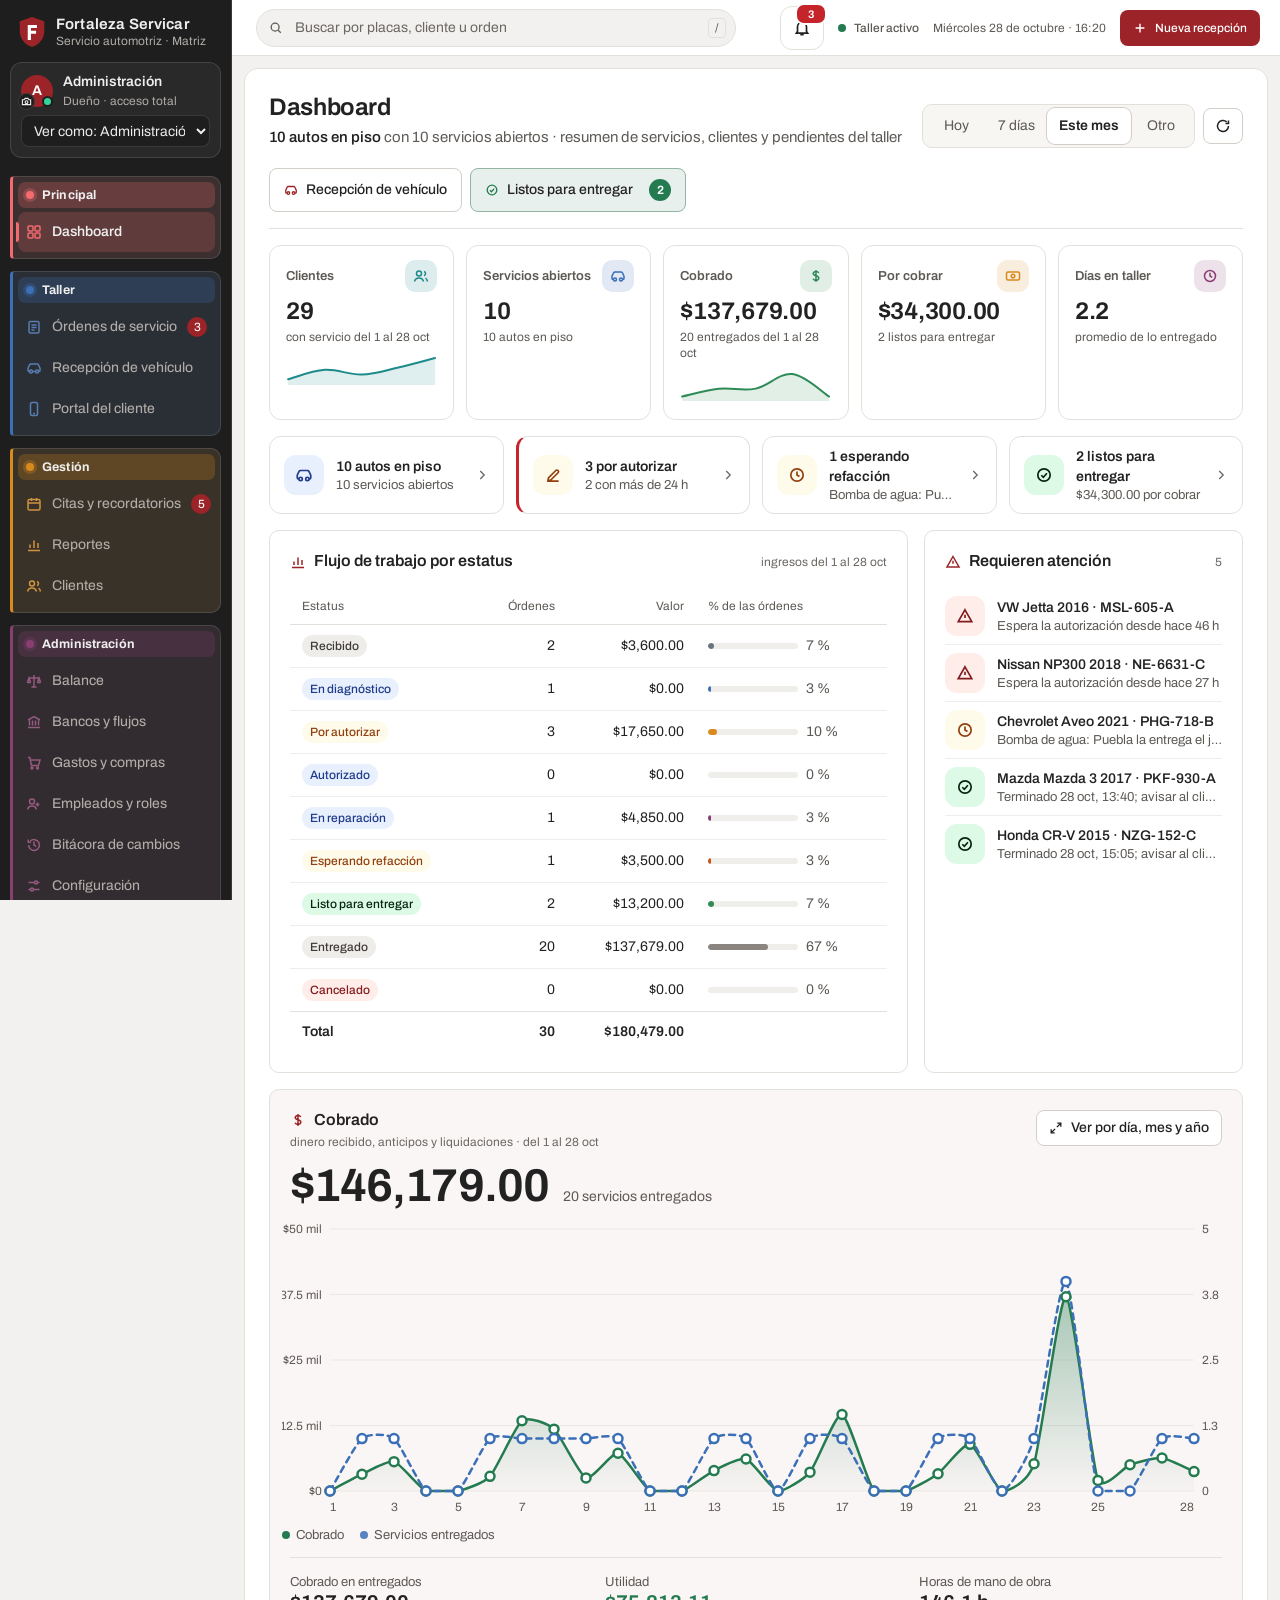
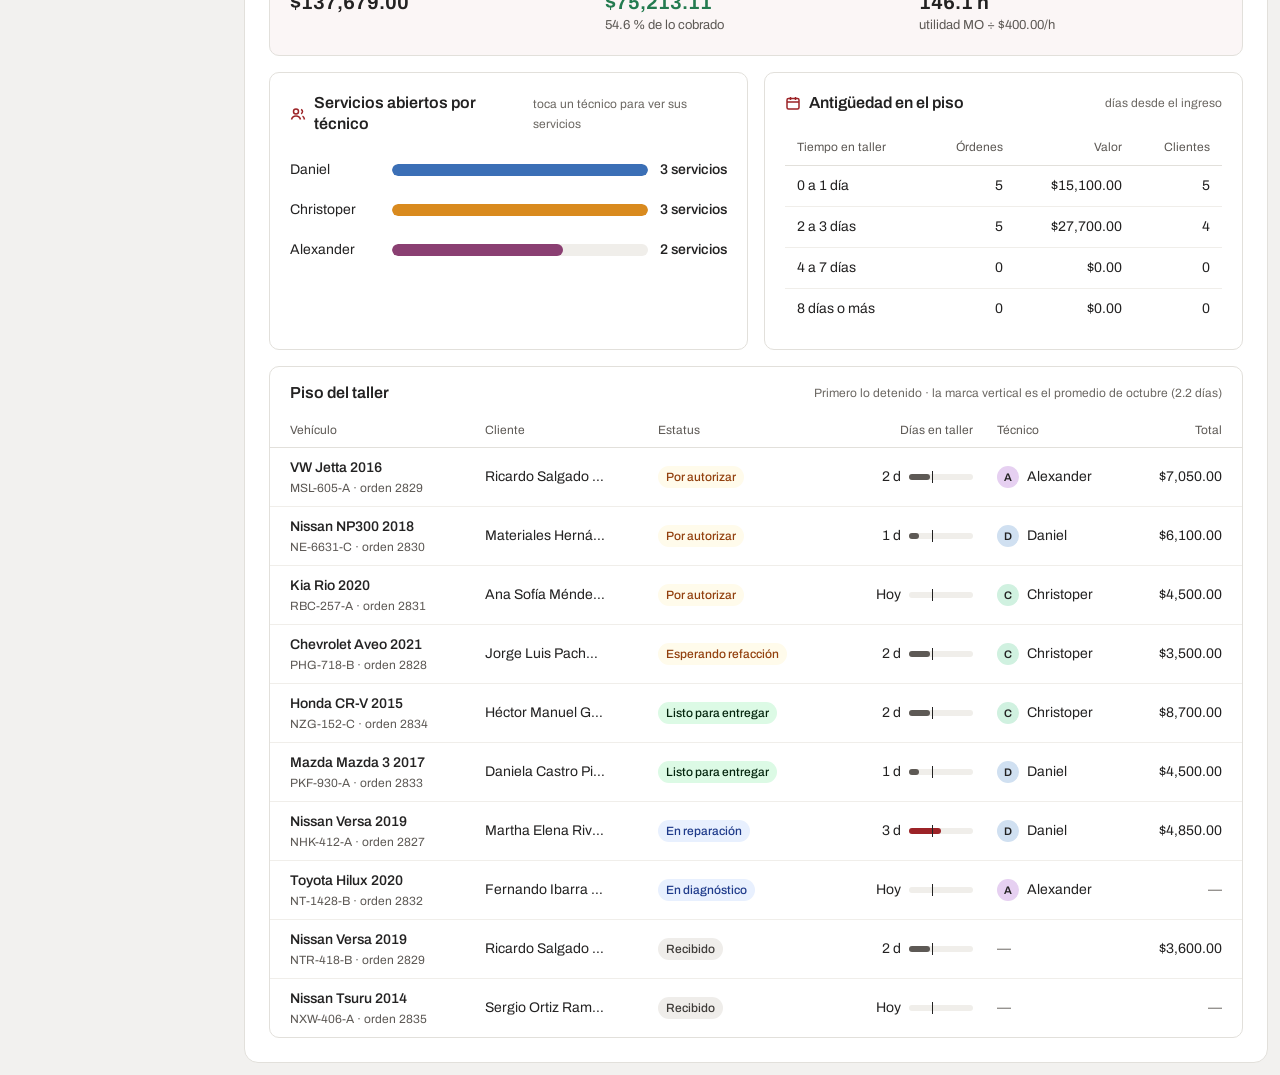
<file: prototipo/index.html>
<!doctype html>
<html lang="es-MX">
<head>
  <meta charset="utf-8">
  <meta name="viewport" content="width=device-width, initial-scale=1">
  <title>Fortaleza Servicar · Taller</title>
  <meta name="robots" content="noindex">
  <script src="js/tema.js"></script>
  <link rel="preconnect" href="https://fonts.googleapis.com">
  <link rel="preconnect" href="https://fonts.gstatic.com" crossorigin>
  <link href="https://fonts.googleapis.com/css2?family=Archivo:wght@400;450;500;550;600;650&family=IBM+Plex+Mono:wght@400;500&display=swap" rel="stylesheet">
  <link rel="stylesheet" href="css/base.css">
  <link rel="stylesheet" href="css/fortaleza.css">
  <link rel="stylesheet" href="css/fase3.css">
  <link rel="stylesheet" href="css/fase4.css">
  <link rel="stylesheet" href="css/operacion.css">
  <link rel="stylesheet" href="css/fase5.css">
</head>
<body>
  <div class="app">
    <nav class="sidebar" id="sidebar" aria-label="Principal">
      <div class="brand">
        <svg viewBox="0 0 26 30" aria-hidden="true"><path d="M13 1 24.5 5v9.2c0 7-4.9 12.6-11.5 14.8C6.4 26.8 1.5 21.2 1.5 14.2V5Z" fill="#9C2327"/><path d="M9 8.5h8.6v2.8h-5.6v2.6h4.8v2.8h-4.8v5.8H9Z" fill="#fff"/></svg>
        <div><b>Fortaleza Servicar</b><span>Servicio automotriz · Matriz</span></div>
        <button class="icon close" type="button" aria-label="Cerrar menú" data-close-menu style="margin-left:auto;width:44px;height:44px;place-items:center;border:0;background:none;color:inherit">
          <svg viewBox="0 0 20 20" width="20" height="20" fill="none" stroke="currentColor" stroke-width="1.5"><path d="m5 5 10 10M15 5 5 15"/></svg>
        </button>
      </div>

      <div class="user-card">
        <button class="av" id="av" type="button" aria-label="Agregar mi foto de perfil" title="Cambiar foto">A</button>
        <b id="who-name">Administración</b>
        <small id="who-sub">Taller principal · en línea</small>
        <select id="role" aria-label="Ver como">
          <option value="admin">Ver como: Administración (dueño)</option>
          <option value="asesor">Ver como: Pablo · Asesor</option>
          <option value="tecnico">Ver como: Daniel · Técnico</option>
        </select>
      </div>

      <div class="nav-group" data-g="principal">
        <div class="group-label">Principal</div>
      <a class="nav-item" href="#/dashboard" data-route="dashboard">
        <svg viewBox="0 0 16 16" fill="none" stroke="currentColor"><rect x="2" y="2" width="5" height="5" rx="1"/><rect x="9" y="2" width="5" height="5" rx="1"/><rect x="2" y="9" width="5" height="5" rx="1"/><rect x="9" y="9" width="5" height="5" rx="1"/></svg>Dashboard</a>
      </div>

      <div class="nav-group" data-g="taller">
        <div class="group-label">Taller</div>
      <a class="nav-item" href="#/ordenes" data-route="ordenes">
        <svg viewBox="0 0 16 16" fill="none" stroke="currentColor"><rect x="3" y="2.5" width="10" height="11.5" rx="1.5"/><path d="M5.5 6h5M5.5 8.5h5M5.5 11h3"/></svg>Órdenes de servicio<span class="count" id="nav-count" title="Servicios por autorizar"></span></a>
      <a class="nav-item" href="#/recepcion" data-route="recepcion" data-need="recepcion">
        <svg viewBox="0 0 16 16" fill="none" stroke="currentColor"><path d="M2 10.5V8.2l1.6-3.4A1.5 1.5 0 0 1 5 4h6a1.5 1.5 0 0 1 1.4.8L14 8.2v2.3a1 1 0 0 1-1 1h-.5M3.5 11.5H3a1 1 0 0 1-1-1"/><circle cx="5" cy="11.5" r="1.5"/><circle cx="11" cy="11.5" r="1.5"/><path d="M6.5 11.5h3"/></svg>Recepción de vehículo</a>
      <a class="nav-item" href="portal.html#k7Qw2mZ9pL4xT8vR" target="_blank" rel="noopener">
        <svg viewBox="0 0 16 16" fill="none" stroke="currentColor"><rect x="4.5" y="1.5" width="7" height="13" rx="1.5"/><path d="M7 12.5h2"/></svg>Portal del cliente</a>
      </div>

      <div class="nav-group" data-g="gestion">
        <div class="group-label">Gestión</div>
      <a class="nav-item" href="#/citas" data-route="citas" data-need="citas">
        <svg viewBox="0 0 16 16" fill="none" stroke="currentColor"><rect x="2" y="3.5" width="12" height="10.5" rx="1.5"/><path d="M2 7h12M5.5 2v3M10.5 2v3"/></svg>Citas y recordatorios<span class="count" id="nav-citas" title="Citas por confirmar"></span></a>
      <a class="nav-item" href="#/reportes" data-route="reportes" data-need="reportes">
        <svg viewBox="0 0 16 16" fill="none" stroke="currentColor"><path d="M2 13.5h12M4 11V7.5M8 11V3.5M12 11V6"/></svg>Reportes</a>
      <a class="nav-item" href="#/clientes" data-route="clientes">
        <svg viewBox="0 0 16 16" fill="none" stroke="currentColor"><circle cx="6" cy="5.5" r="2.5"/><path d="M1.5 13.5c.6-2.4 2.3-3.6 4.5-3.6s3.9 1.2 4.5 3.6M11 3.5a2.2 2.2 0 0 1 0 4.2M12.5 10.2c1 .5 1.7 1.6 2 3.3"/></svg>Clientes</a>
      </div>

      <div class="nav-group" data-g="admin">
        <div class="group-label">Administración</div>
      <a class="nav-item" href="#/balance" data-route="balance" data-need="flujos">
        <svg viewBox="0 0 16 16" fill="none" stroke="currentColor"><path d="M8 2v12M3 5h10M3 5l-1.5 4a2 2 0 0 0 3 0zM13 5l-1.5 4a2 2 0 0 0 3 0zM5.5 14h5"/></svg>Balance</a>
      <a class="nav-item" href="#/bancos" data-route="bancos" data-need="flujos">
        <svg viewBox="0 0 16 16" fill="none" stroke="currentColor"><path d="M2 6 8 2.5 14 6M3.5 6.5v5M6.5 6.5v5M9.5 6.5v5M12.5 6.5v5M2 13.5h12"/></svg>Bancos y flujos</a>
      <a class="nav-item" href="#/compras" data-route="compras" data-need="gastos">
        <svg viewBox="0 0 16 16" fill="none" stroke="currentColor"><path d="M2 2.5h1.8l1.6 8h7.1l1.5-5.5H4.6"/><circle cx="6" cy="13" r="1"/><circle cx="11.5" cy="13" r="1"/></svg>Gastos y compras</a>
      <a class="nav-item" href="#/empleados" data-route="empleados" data-need="empleados">
        <svg viewBox="0 0 16 16" fill="none" stroke="currentColor"><circle cx="6" cy="5.5" r="2.5"/><path d="M1.5 13.5c.6-2.4 2.3-3.6 4.5-3.6s3.9 1.2 4.5 3.6M11.5 6.5v4M9.5 8.5h4"/></svg>Empleados y roles</a>
      <a class="nav-item" href="#/bitacora" data-route="bitacora" data-need="bitacora">
        <svg viewBox="0 0 16 16" fill="none" stroke="currentColor"><path d="M8 4.5V8l2.2 1.4"/><path d="M2.6 8a5.4 5.4 0 1 0 1.7-3.9"/><path d="M2.3 2.6v2.6h2.6"/></svg>Bitácora de cambios</a>
      <a class="nav-item" href="#/configuracion" data-route="configuracion" data-need="empleados">
        <svg viewBox="0 0 16 16" fill="none" stroke="currentColor"><path d="M2.5 4.5h6M11.5 4.5h2M2.5 11.5h2M7.5 11.5h6"/><circle cx="10" cy="4.5" r="1.5"/><circle cx="6" cy="11.5" r="1.5"/></svg>Configuración</a>
      </div>

      <div class="demo-tag"><span>Demo · datos de muestra</span>
        <button type="button" id="reiniciar" title="Borra lo capturado en este navegador y vuelve a los datos de muestra">Restablecer datos</button></div>
      <div class="themes bottom">
        <span id="tema-lbl">Estilo de color</span>
        <div role="group" aria-labelledby="tema-lbl">
          <button type="button" data-tema="deportivo" aria-pressed="true"><i style="--c:#9c2327"></i>Rojo</button>
          <button type="button" data-tema="oscuro" aria-pressed="false"><i style="--c:#f26b6f"></i>Oscuro</button>
          <button type="button" data-tema="clasico" aria-pressed="false"><i style="--c:#c0392b"></i>Claro</button>
        </div>
      </div>
    </nav>

    <div class="main">
      <header class="topbar">
        <div class="search" role="search">
          <svg viewBox="0 0 16 16" fill="none" stroke="currentColor" stroke-width="1.5" aria-hidden="true"><circle cx="7" cy="7" r="4.5"/><path d="m10.5 10.5 3 3"/></svg>
          <input id="q" type="search" placeholder="Buscar por placas, cliente u orden" aria-label="Buscar por placas, cliente u orden" autocomplete="off">
          <kbd>/</kbd>
          <div class="search-results" id="results" role="listbox" aria-label="Resultados"></div>
        </div>
        <div class="right">
          <button class="icon-btn bell" type="button" data-bell aria-haspopup="true" aria-expanded="false" aria-controls="notif" aria-label="Notificaciones">
            <svg viewBox="0 0 16 16" fill="none" stroke="currentColor" stroke-width="1.5" aria-hidden="true"><path d="M4 11V7a4 4 0 0 1 8 0v4l1 1.5H3zM6.5 14h3"/></svg><span class="badge" hidden></span></button>
          <span class="live">Taller activo</span><span id="clock"></span>
          <a class="btn primary" href="#/recepcion" data-need="recepcion">
            <svg viewBox="0 0 16 16" fill="none" stroke="currentColor" stroke-width="1.6" aria-hidden="true"><path d="M8 3v10M3 8h10"/></svg>Nueva recepción</a>
        </div>
      </header>
      <div class="mobile-bar">
        <button class="icon" type="button" aria-label="Abrir menú" data-open-menu>
          <svg viewBox="0 0 20 20" fill="none" stroke="currentColor" stroke-width="1.5"><path d="M3 6h14M3 10h14M3 14h14"/></svg>
        </button>
        <span class="title" id="mobile-title">Dashboard</span>
        <button class="icon bell" type="button" data-bell aria-haspopup="true" aria-expanded="false" aria-controls="notif" aria-label="Notificaciones">
          <svg viewBox="0 0 16 16" fill="none" stroke="currentColor" stroke-width="1.5" aria-hidden="true"><path d="M4 11V7a4 4 0 0 1 8 0v4l1 1.5H3zM6.5 14h3"/></svg><span class="badge" hidden></span></button>
        <a class="icon" href="#/recepcion" aria-label="Nueva recepción" data-need="recepcion">
          <svg viewBox="0 0 20 20" fill="none" stroke="currentColor" stroke-width="1.5"><path d="M10 4v12M4 10h12"/></svg>
        </a>
      </div>
      <main class="sheet" id="view" tabindex="-1"></main>
    </div>
  </div>

  <div class="toast" id="toast" role="status" aria-live="polite" hidden></div>

  <script src="js/graficas.js"></script>
  <script src="js/vehiculos.js"></script>
  <script src="js/datos.js"></script>
  <script src="js/estados.js"></script>
  <script src="js/firma.js"></script>
  <script src="js/diagrama.js"></script>
  <script src="js/datos3.js"></script>
  <script src="js/datos4.js"></script>
  <script src="js/almacen.js"></script>
  <script src="js/app.js"></script>
  <script src="js/fase3.js"></script>
  <script src="js/fase4.js"></script>
  <script src="js/fase5.js"></script>
</body>
</html>
</file>
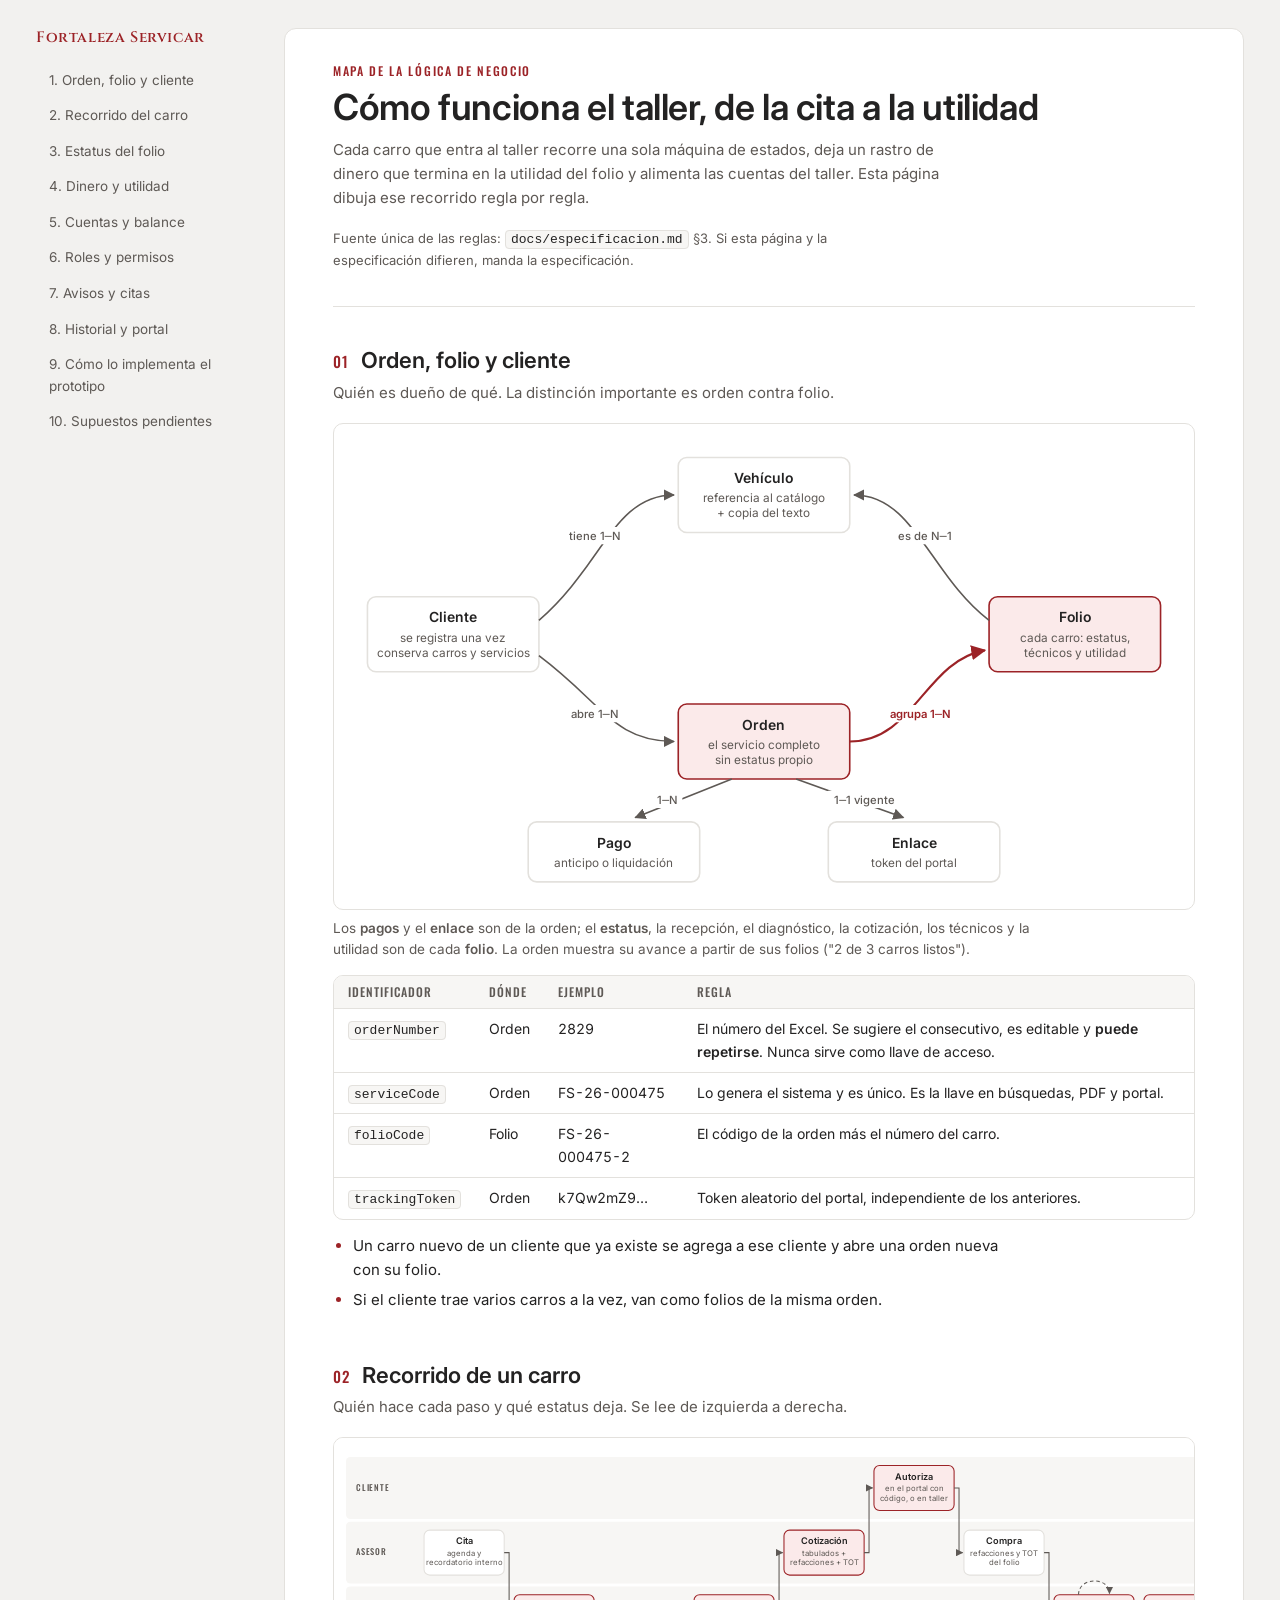
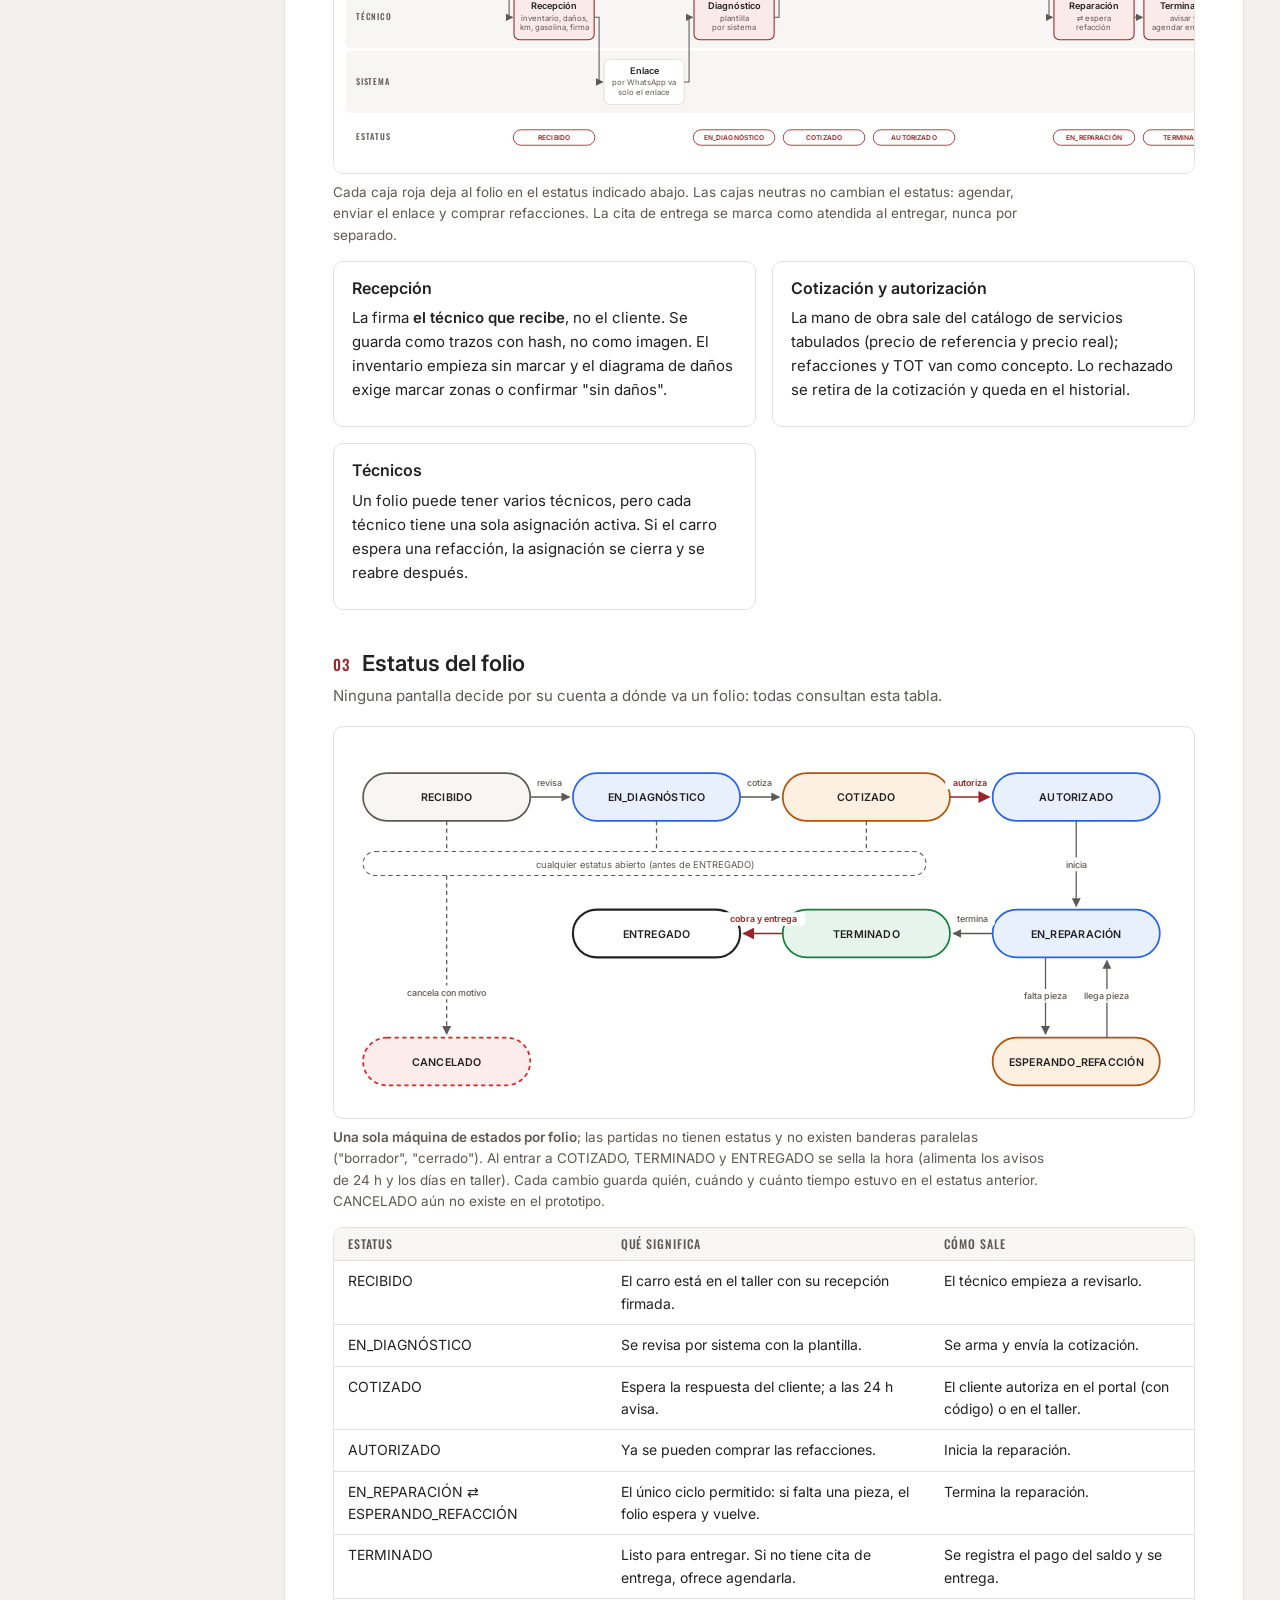
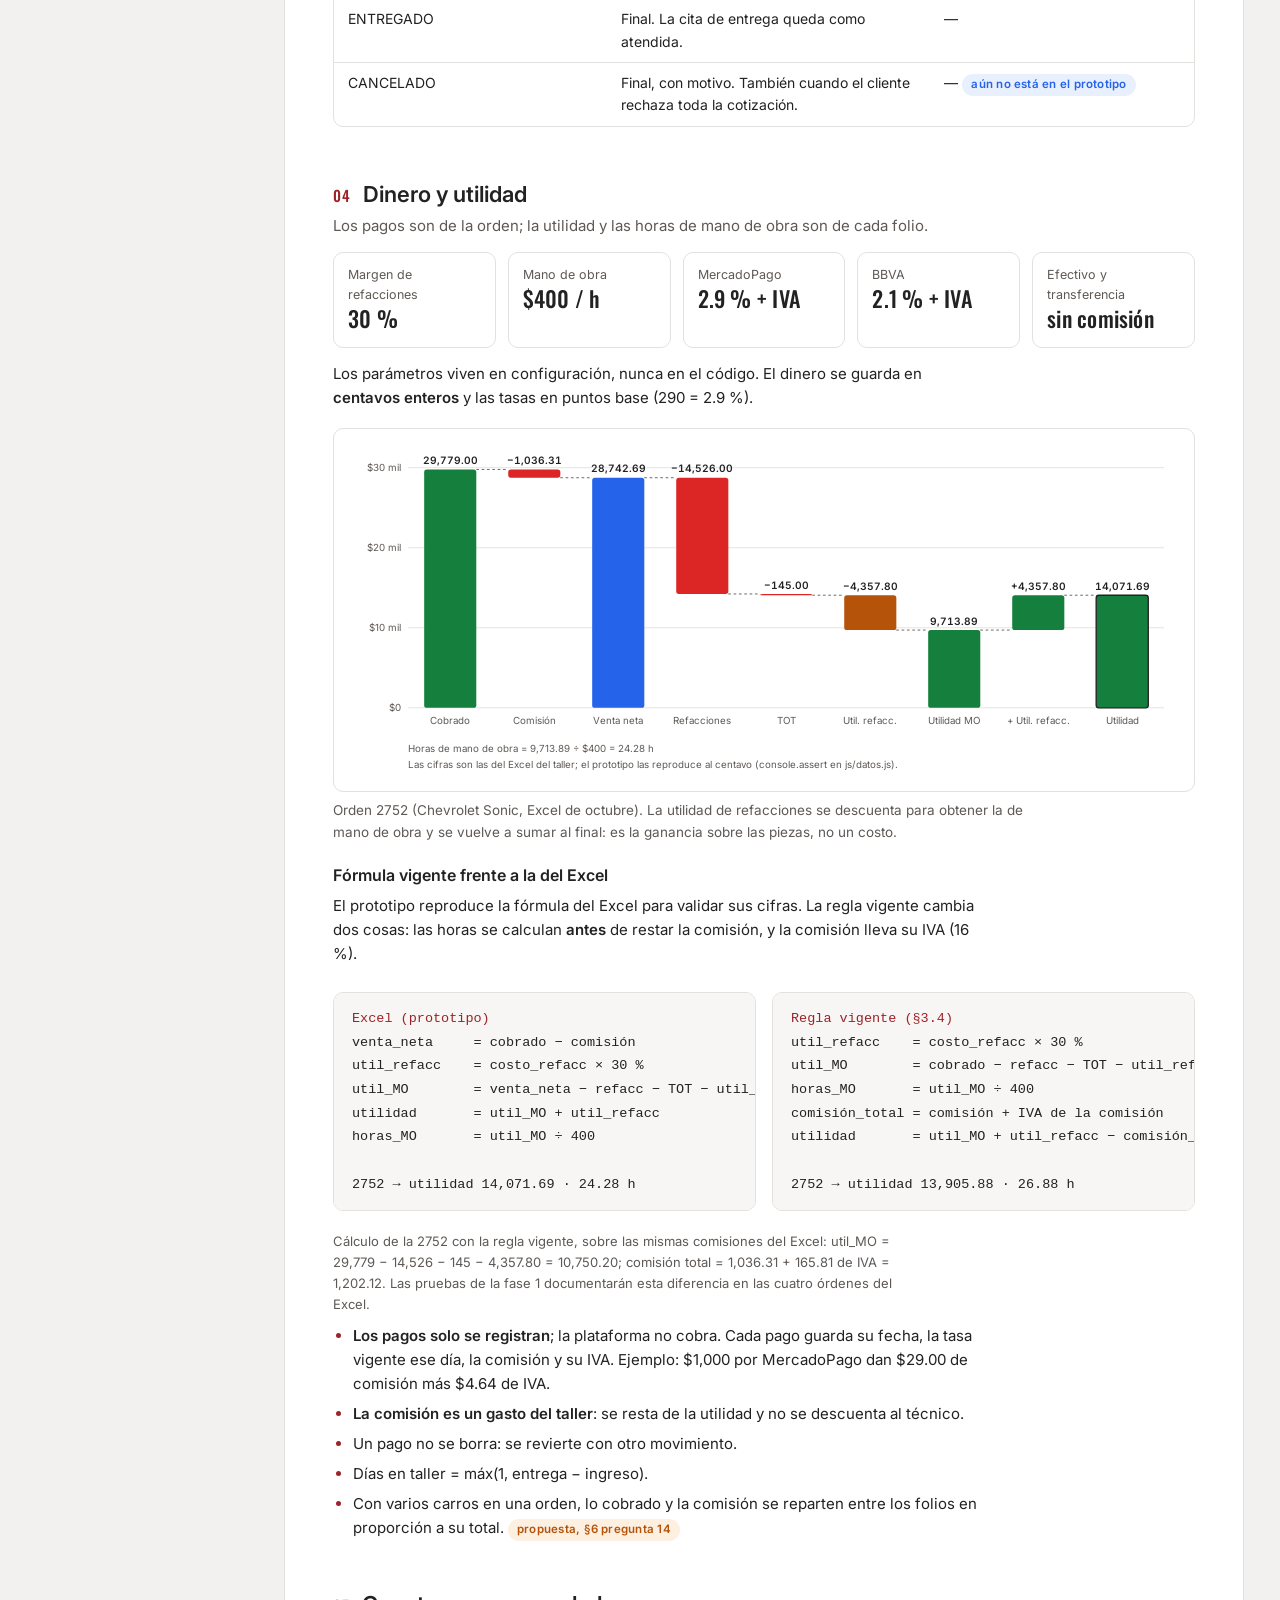
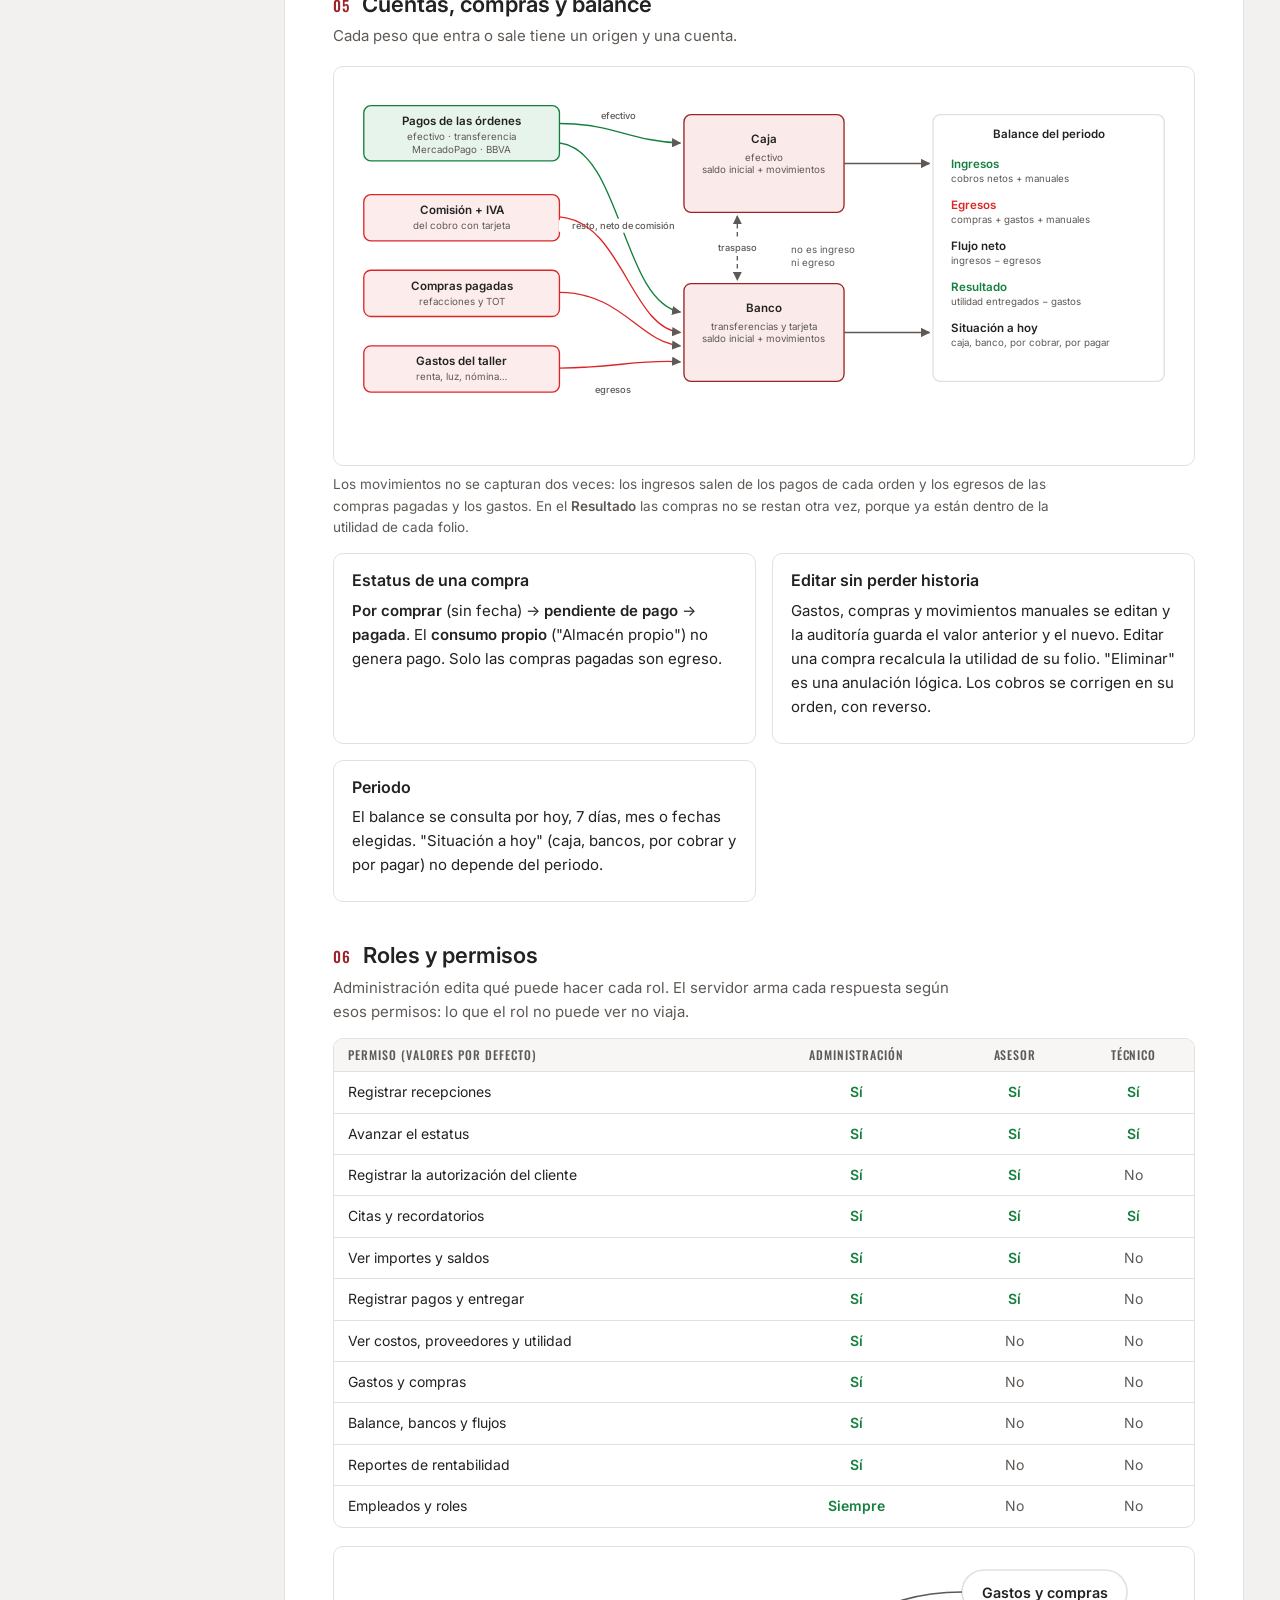
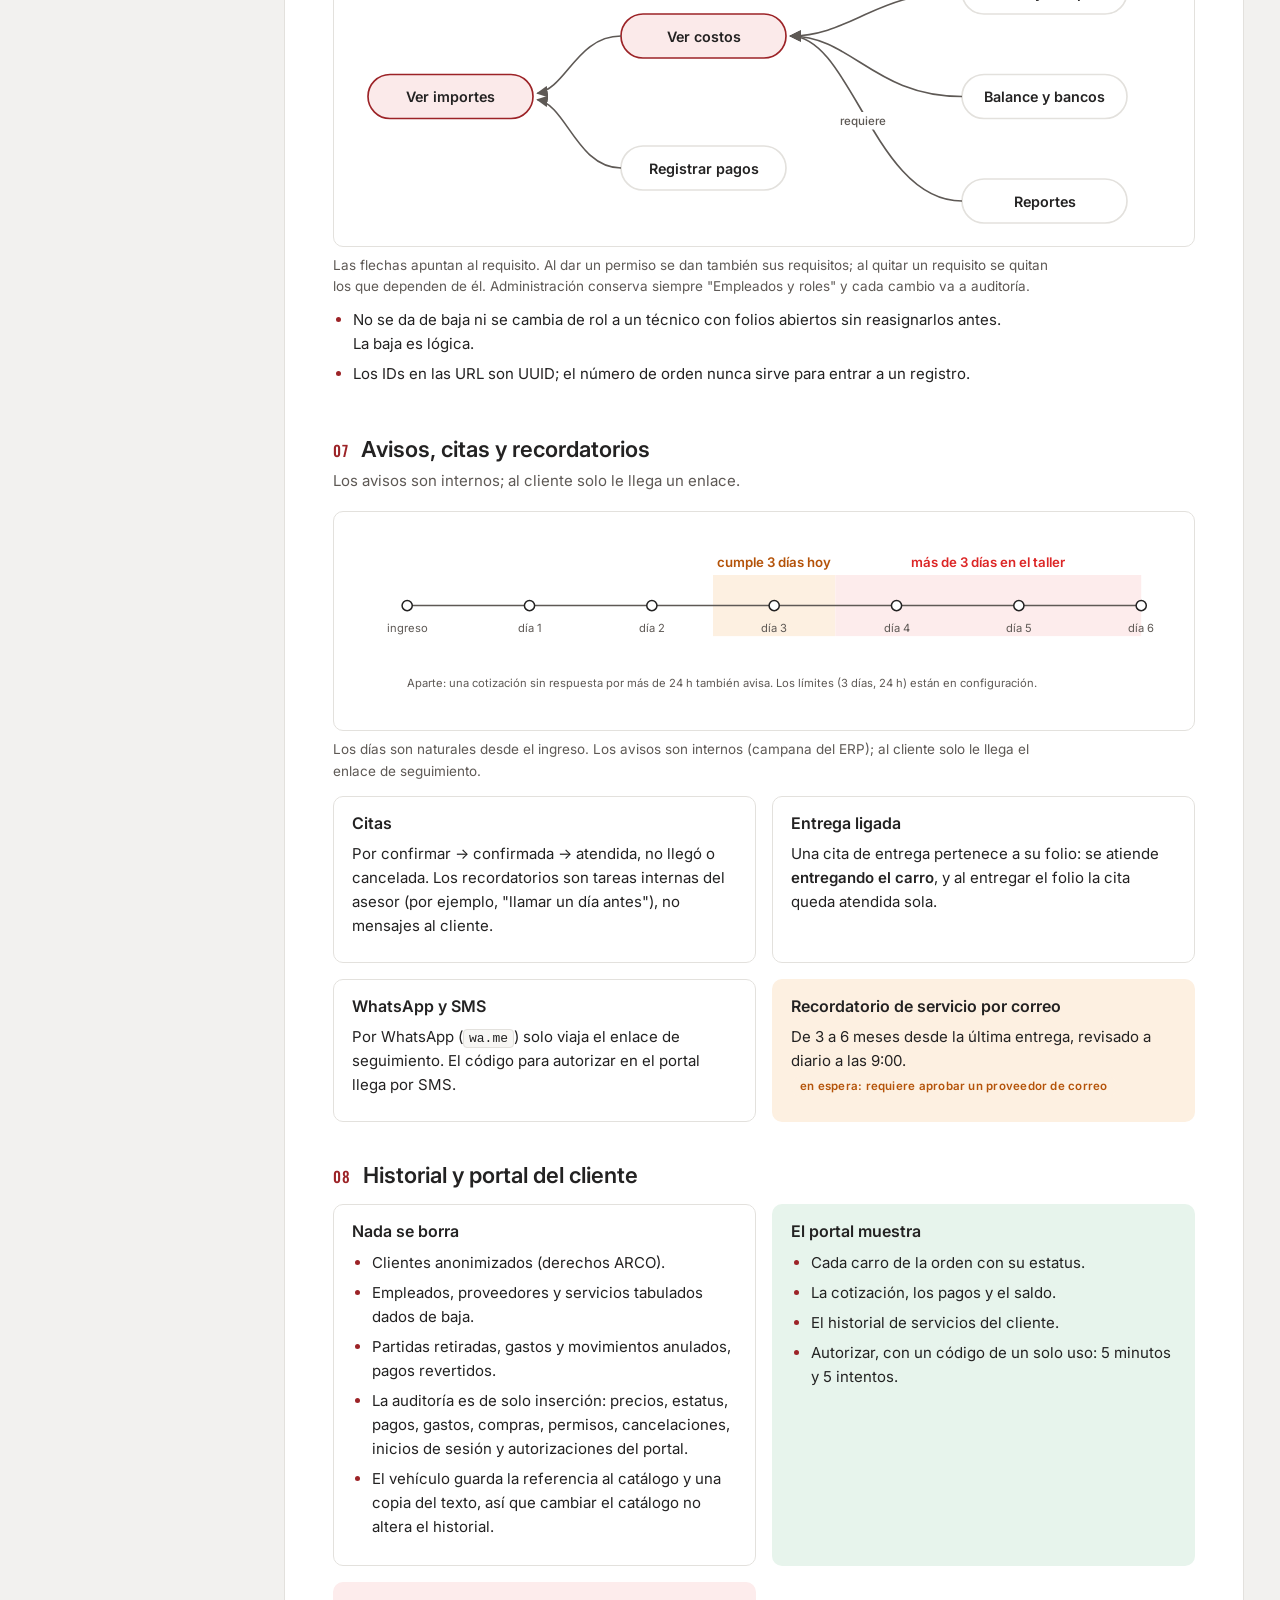
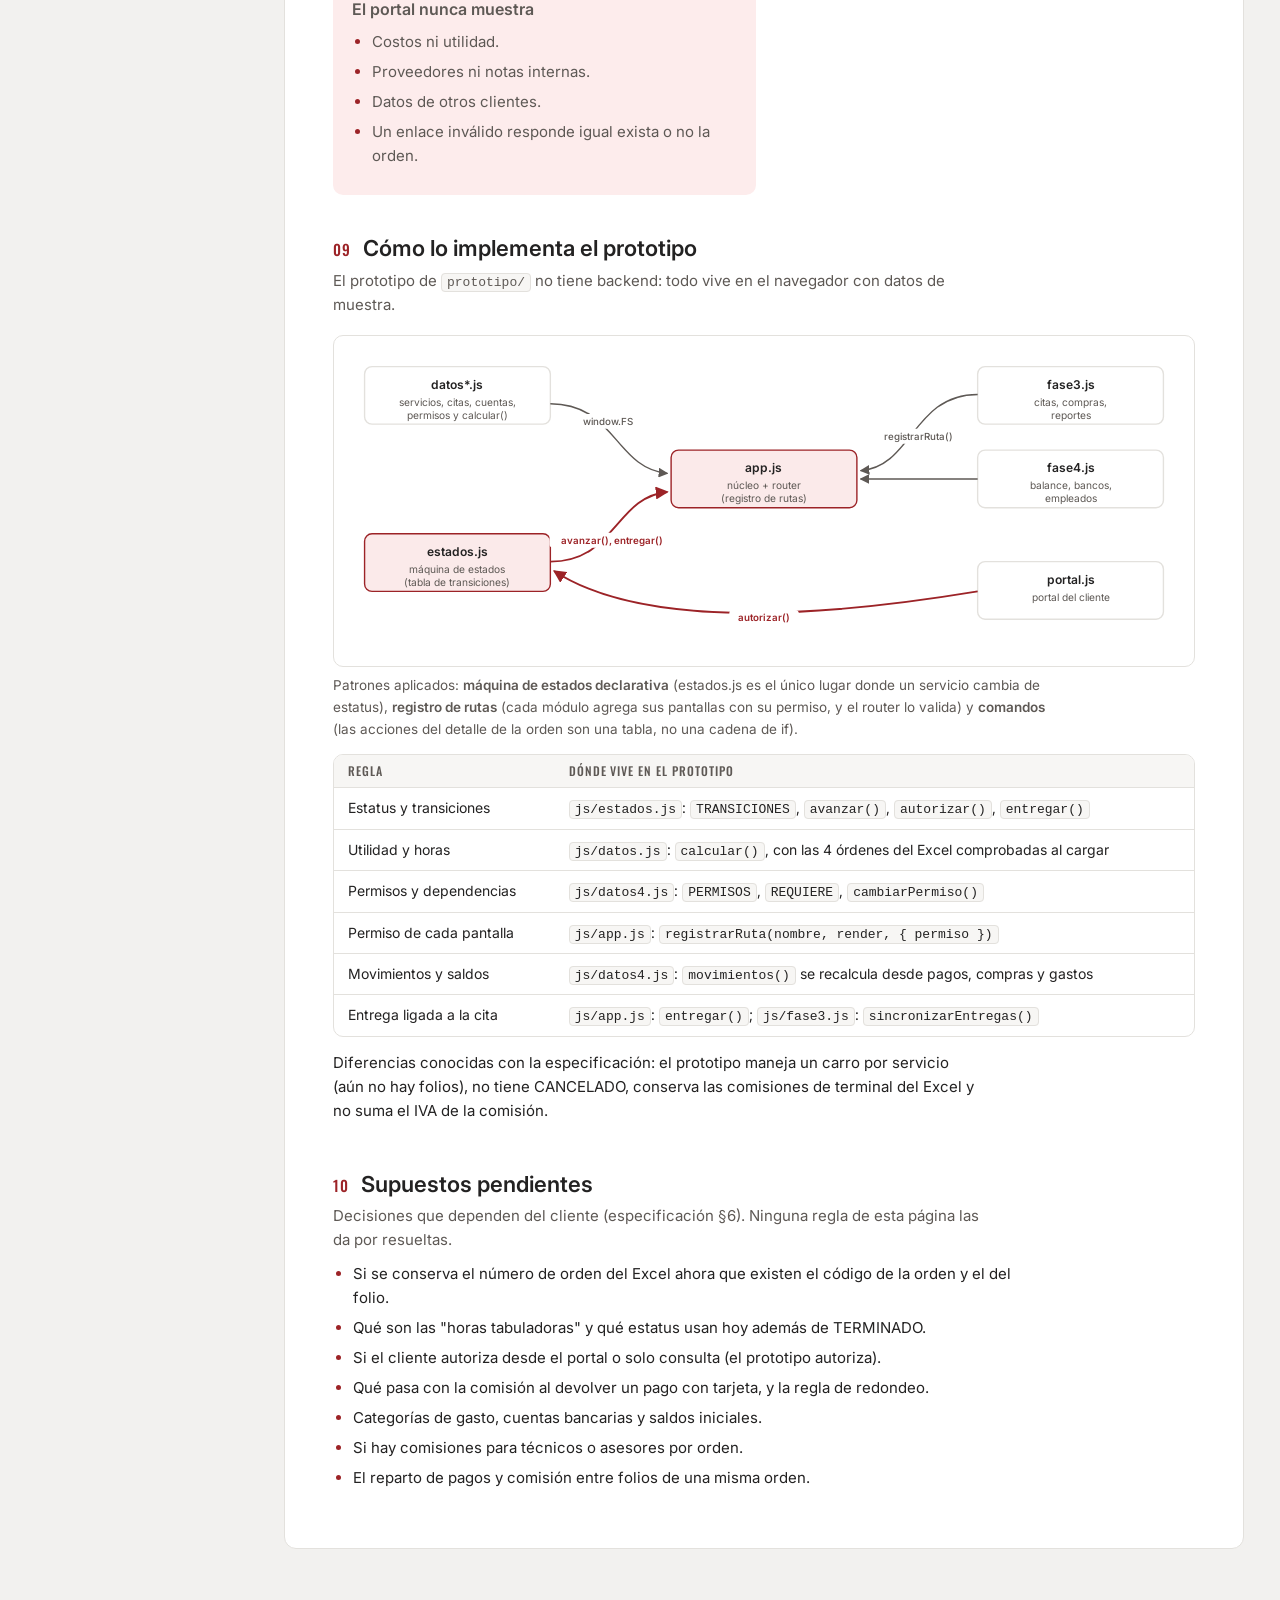
<file: docs/diagrama-logica-negocio.html>
<!doctype html>
<html lang="es-MX">
<head>
<meta charset="utf-8">
<meta name="viewport" content="width=device-width, initial-scale=1, viewport-fit=cover">
<title>Lógica del taller Fortaleza Servicar</title>
<meta name="claude:viewport-fit-sides" content="cover">
<link rel="preconnect" href="https://fonts.googleapis.com">
<link rel="preconnect" href="https://fonts.gstatic.com" crossorigin>
<link rel="stylesheet" href="https://fonts.googleapis.com/css2?family=Cinzel:wght@600&family=Inter:wght@400;500;600;700&family=Oswald:wght@500&display=swap">
<style>
/* Hoja blanca sobre "bone", índice lateral fijo en escritorio; una columna en el teléfono. Tokens de la marca (CLAUDE.md). */
:root {
  --bg: #F2F1EF; --sheet: #FFFFFF; --ink: #232222; --muted: #5E5955; --line: #E3E1DD; --lane: #F7F6F4;
  --brand: #9C2327; --brand-ink: #9C2327; --brand-subtle: #FBEAEA;
  --ok: #15803D; --ok-bg: #E7F4EC; --warn: #B45309; --warn-bg: #FDF0E1; --err: #DC2626; --err-bg: #FDECEC;
  --info: #2563EB; --info-bg: #E8EFFD;
  --f-ui: "Inter", system-ui, -apple-system, "Segoe UI", sans-serif;
  --f-accent: "Oswald", "Arial Narrow", sans-serif;
  --f-brand: "Cinzel", Georgia, serif;
}
@media (prefers-color-scheme: dark) {
  :root:not([data-theme="light"]) {
    --bg: #0D0D0D; --sheet: #161514; --ink: #EDEBE8; --muted: #A9A39D; --line: #2E2B29; --lane: #1C1B1A;
    --brand: #C52A36; --brand-ink: #F26B6F; --brand-subtle: #2B1315;
    --ok: #4ADE80; --ok-bg: #12261A; --warn: #FBBF24; --warn-bg: #2A1E0B; --err: #F87171; --err-bg: #2C1414;
    --info: #7AA7FF; --info-bg: #14203A; color-scheme: dark;
  }
}
:root[data-theme="dark"] {
  --bg: #0D0D0D; --sheet: #161514; --ink: #EDEBE8; --muted: #A9A39D; --line: #2E2B29; --lane: #1C1B1A;
  --brand: #C52A36; --brand-ink: #F26B6F; --brand-subtle: #2B1315;
  --ok: #4ADE80; --ok-bg: #12261A; --warn: #FBBF24; --warn-bg: #2A1E0B; --err: #F87171; --err-bg: #2C1414;
  --info: #7AA7FF; --info-bg: #14203A; color-scheme: dark;
}
* { box-sizing: border-box; }
body { margin: 0; background: var(--bg); color: var(--ink); font: 15px/1.6 var(--f-ui); }
.wrap { max-width: 1240px; margin: 0 auto; padding-block: 28px 64px; padding-left: max(16px, env(safe-area-inset-left, 0px)); padding-right: max(16px, env(safe-area-inset-right, 0px)); display: grid; grid-template-columns: 220px minmax(0, 1fr); gap: 28px; align-items: start; }
nav.toc { position: sticky; top: calc(env(safe-area-inset-top, 0px) + 20px); display: grid; gap: 2px; font-size: 13.5px; }
nav.toc .marca { font: 600 15px/1.3 var(--f-brand); color: var(--brand-ink); letter-spacing: .04em; margin-bottom: 14px; }
nav.toc a { color: var(--muted); text-decoration: none; padding: 6px 10px; border-radius: 6px; border-left: 3px solid transparent; }
nav.toc a:hover, nav.toc a:focus-visible { color: var(--ink); background: var(--sheet); border-left-color: var(--brand); outline: none; }
main { background: var(--sheet); border: 1px solid var(--line); border-radius: 12px; padding-block: 36px 48px; padding-inline: clamp(18px, 4vw, 48px); min-width: 0; }
header.hero { display: grid; gap: 10px; padding-bottom: 28px; border-bottom: 1px solid var(--line); }
.eyebrow { font: 500 12px/1 var(--f-accent); letter-spacing: .14em; text-transform: uppercase; color: var(--brand-ink); }
h1 { font: 600 clamp(26px, 3.4vw, 36px)/1.15 var(--f-ui); margin: 0; text-wrap: balance; letter-spacing: -.01em; }
.lede { color: var(--muted); max-width: 68ch; margin: 0; }
.fuente { font-size: 13px; color: var(--muted); }
.fuente code { color: var(--ink); }
section { padding-top: 40px; scroll-margin-top: 16px; }
h2 { font: 600 22px/1.25 var(--f-ui); margin: 0 0 6px; text-wrap: balance; display: flex; gap: 12px; align-items: baseline; }
h2 .n { font: 500 15px/1 var(--f-accent); color: var(--brand-ink); letter-spacing: .06em; }
h3 { font: 600 16px/1.3 var(--f-ui); margin: 22px 0 6px; }
p { margin: 8px 0; max-width: 72ch; }
.sub { color: var(--muted); margin-top: 0; }
ul.reglas { margin: 10px 0; padding-left: 20px; max-width: 76ch; display: grid; gap: 6px; }
ul.reglas li::marker { color: var(--brand-ink); }
code { font: 13px/1.4 ui-monospace, "Cascadia Code", Consolas, monospace; background: var(--lane); border: 1px solid var(--line); border-radius: 4px; padding: 1px 5px; }
b, strong { font-weight: 600; }
.grid2 { display: grid; grid-template-columns: repeat(auto-fit, minmax(280px, 1fr)); gap: 16px; margin-top: 14px; }
.card { border: 1px solid var(--line); border-radius: 10px; padding: 16px 18px; min-width: 0; }
.card h3 { margin-top: 0; }
.card.ok { background: var(--ok-bg); border-color: transparent; }
.card.no { background: var(--err-bg); border-color: transparent; }
.card.pend { background: var(--warn-bg); border-color: transparent; }
.tag { display: inline-flex; gap: 6px; align-items: center; font: 600 11.5px/1 var(--f-ui); padding: 5px 9px; border-radius: 999px; letter-spacing: .02em; }
.tag.pend { background: var(--warn-bg); color: var(--warn); }
.tag.proto { background: var(--info-bg); color: var(--info); }
.formula { font: 13.5px/1.75 ui-monospace, "Cascadia Code", Consolas, monospace; background: var(--lane); border: 1px solid var(--line); border-radius: 10px; padding: 14px 18px; overflow-x: auto; white-space: pre; margin: 12px 0; }
.formula .k { color: var(--brand-ink); }
.tbl { overflow-x: auto; margin: 14px 0; border: 1px solid var(--line); border-radius: 10px; }
table { border-collapse: collapse; width: 100%; font-size: 14px; font-variant-numeric: tabular-nums; }
th, td { text-align: left; padding: 9px 14px; border-bottom: 1px solid var(--line); vertical-align: top; }
thead th { font: 500 12px/1.2 var(--f-accent); letter-spacing: .08em; text-transform: uppercase; color: var(--muted); background: var(--lane); }
tbody tr:last-child td { border-bottom: 0; }
td.c, th.c { text-align: center; }
td.n { text-align: right; }
.si { color: var(--ok); font-weight: 600; }
.no { color: var(--muted); }
.kpis { display: grid; grid-template-columns: repeat(auto-fit, minmax(150px, 1fr)); gap: 12px; margin: 14px 0; }
.kpi { border: 1px solid var(--line); border-radius: 10px; padding: 12px 14px; }
.kpi span { display: block; font-size: 12.5px; color: var(--muted); }
.kpi b { font: 500 22px/1.2 var(--f-accent); letter-spacing: .01em; }
.kpi b.pos { color: var(--ok); }
.kpi b.neg { color: var(--err); }
/* figuras */
figure.fig { margin: 18px 0 8px; }
.scroll { overflow-x: auto; border: 1px solid var(--line); border-radius: 10px; background: var(--sheet); padding: 12px; }
figure svg { display: block; width: 100%; height: auto; color: var(--muted); }
figcaption { font-size: 13.5px; color: var(--muted); margin-top: 8px; max-width: 80ch; }
svg .n { fill: var(--sheet); stroke: var(--line); stroke-width: 1.5; }
svg .n-brand { stroke: var(--brand); fill: var(--brand-subtle); }
svg .n-pos { stroke: var(--ok); fill: var(--ok-bg); }
svg .n-neg { stroke: var(--err); fill: var(--err-bg); }
svg .lane { fill: var(--lane); }
svg .t, svg .ts, svg .tx, svg .th, svg .tl, svg .tlane, svg .tchip, svg .tst, svg .tax, svg .tval { fill: var(--ink); font-family: var(--f-ui); }
svg .th { font-size: 13px; font-weight: 600; }
svg .th-pos { fill: var(--ok); } svg .th-neg { fill: var(--err); } svg .th-warn { fill: var(--warn); }
svg .ts, svg .tx { font-size: 11px; fill: var(--muted); }
svg .tl { font-size: 10.5px; fill: var(--muted); font-weight: 500; }
svg .tb { fill: var(--brand-ink); font-weight: 600; }
svg .lbg { fill: var(--sheet); }
svg .tlane { font: 500 12px var(--f-accent); letter-spacing: .1em; text-transform: uppercase; fill: var(--muted); }
svg .chip { fill: var(--sheet); stroke: var(--brand); stroke-width: 1.2; }
svg .tchip { font-size: 9.5px; font-weight: 600; fill: var(--brand-ink); letter-spacing: .02em; }
svg .a { fill: none; stroke: var(--muted); stroke-width: 1.5; }
svg .ab { stroke: var(--brand); stroke-width: 2; }
svg .ap { stroke: var(--ok); }
svg .an { stroke: var(--err); }
svg .dash { stroke-dasharray: 5 4; }
svg .ah { fill: var(--muted); }
svg .ahb { fill: var(--brand); }
svg .st { stroke-width: 2; }
svg .st-neu { fill: var(--lane); stroke: var(--muted); }
svg .st-info { fill: var(--info-bg); stroke: var(--info); }
svg .st-warn { fill: var(--warn-bg); stroke: var(--warn); }
svg .st-ok { fill: var(--ok-bg); stroke: var(--ok); }
svg .st-fin { fill: var(--sheet); stroke: var(--ink); stroke-width: 2.5; }
svg .st-err { fill: var(--err-bg); stroke: var(--err); stroke-dasharray: 5 4; }
svg .tst { font-size: 12.5px; font-weight: 600; letter-spacing: .02em; }
svg .bus { fill: none; stroke: var(--muted); stroke-dasharray: 5 4; stroke-width: 1.2; }
svg .grid { stroke: var(--line); stroke-width: 1; }
svg .conn { stroke: var(--muted); stroke-dasharray: 3 3; stroke-width: 1; }
svg .tax { font-size: 11px; fill: var(--muted); }
svg .tval { font-size: 11.5px; font-weight: 600; font-variant-numeric: tabular-nums; }
svg .bar-pos { fill: var(--ok); } svg .bar-neg { fill: var(--err); } svg .bar-sub { fill: var(--info); }
svg .bar-neu { fill: var(--warn); } svg .bar-tot { fill: var(--ok); stroke: var(--ink); stroke-width: 1.5; }
svg .zone-warn { fill: var(--warn-bg); } svg .zone-err { fill: var(--err-bg); }
svg .axis { stroke: var(--muted); stroke-width: 1.5; }
svg .dot { fill: var(--sheet); stroke: var(--ink); stroke-width: 1.5; }
@media (max-width: 860px) {
  .wrap { grid-template-columns: minmax(0, 1fr); }
  nav.toc { position: static; display: flex; flex-wrap: wrap; gap: 4px; }
  nav.toc .marca { width: 100%; margin-bottom: 4px; }
  nav.toc a { border: 1px solid var(--line); border-radius: 999px; padding: 4px 10px; background: var(--sheet); }
}
@media (prefers-reduced-motion: no-preference) { html { scroll-behavior: smooth; } }
</style>
</head>
<body>
<div class="wrap">
  <nav class="toc" aria-label="Contenido">
    <div class="marca">Fortaleza Servicar</div>
    <a href="#entes">1. Orden, folio y cliente</a>
    <a href="#recorrido">2. Recorrido del carro</a>
    <a href="#estatus">3. Estatus del folio</a>
    <a href="#dinero">4. Dinero y utilidad</a>
    <a href="#administracion">5. Cuentas y balance</a>
    <a href="#permisos">6. Roles y permisos</a>
    <a href="#avisos">7. Avisos y citas</a>
    <a href="#historial">8. Historial y portal</a>
    <a href="#prototipo">9. Cómo lo implementa el prototipo</a>
    <a href="#pendientes">10. Supuestos pendientes</a>
  </nav>

  <main>
    <header class="hero">
      <span class="eyebrow">Mapa de la lógica de negocio</span>
      <h1>Cómo funciona el taller, de la cita a la utilidad</h1>
      <p class="lede">Cada carro que entra al taller recorre una sola máquina de estados, deja un rastro de dinero que termina en la utilidad del folio y alimenta las cuentas del taller. Esta página dibuja ese recorrido regla por regla.</p>
      <p class="fuente">Fuente única de las reglas: <code>docs/especificacion.md</code> §3. Si esta página y la especificación difieren, manda la especificación.</p>
    </header>

    <section id="entes">
      <h2><span class="n">01</span>Orden, folio y cliente</h2>
      <p class="sub">Quién es dueño de qué. La distinción importante es orden contra folio.</p>
      <figure class="fig"><div class="scroll"><svg viewBox="0 0 780 430" role="img" aria-label="Cliente tiene vehículos y abre órdenes; cada orden agrupa folios, uno por carro; la orden tiene los pagos y el enlace de seguimiento."><defs><marker id="m1" viewBox="0 0 10 10" refX="9" refY="5" markerWidth="7" markerHeight="7" orient="auto-start-reverse"><path d="M0 0 10 5 0 10z" class="ah"/></marker><marker id="m1s" viewBox="0 0 10 10" refX="9" refY="5" markerWidth="7" markerHeight="7" orient="auto-start-reverse"><path d="M0 0 10 5 0 10z" class="ah"/></marker><marker id="m1b" viewBox="0 0 10 10" refX="9" refY="5" markerWidth="7" markerHeight="7" orient="auto-start-reverse"><path d="M0 0 10 5 0 10z" class="ah ahb"/></marker><marker id="m1bs" viewBox="0 0 10 10" refX="9" refY="5" markerWidth="7" markerHeight="7" orient="auto-start-reverse"><path d="M0 0 10 5 0 10z" class="ah ahb"/></marker></defs><rect x="20" y="150" width="160" height="70" rx="8" class="n"/><text x="100" y="174" class="th" text-anchor="middle">Cliente</text><text x="100" y="192" class="ts" text-anchor="middle">se registra una vez</text><text x="100" y="206" class="ts" text-anchor="middle">conserva carros y servicios</text><rect x="310" y="20" width="160" height="70" rx="8" class="n"/><text x="390" y="44" class="th" text-anchor="middle">Vehículo</text><text x="390" y="62" class="ts" text-anchor="middle">referencia al catálogo</text><text x="390" y="76" class="ts" text-anchor="middle">+ copia del texto</text><rect x="310" y="250" width="160" height="70" rx="8" class="n n-brand"/><text x="390" y="274" class="th" text-anchor="middle">Orden</text><text x="390" y="292" class="ts" text-anchor="middle">el servicio completo</text><text x="390" y="306" class="ts" text-anchor="middle">sin estatus propio</text><rect x="600" y="150" width="160" height="70" rx="8" class="n n-brand"/><text x="680" y="174" class="th" text-anchor="middle">Folio</text><text x="680" y="192" class="ts" text-anchor="middle">cada carro: estatus,</text><text x="680" y="206" class="ts" text-anchor="middle">técnicos y utilidad</text><rect x="170" y="360" width="160" height="56" rx="8" class="n"/><text x="250" y="384" class="th" text-anchor="middle">Pago</text><text x="250" y="402" class="ts" text-anchor="middle">anticipo o liquidación</text><rect x="450" y="360" width="160" height="56" rx="8" class="n"/><text x="530" y="384" class="th" text-anchor="middle">Enlace</text><text x="530" y="402" class="ts" text-anchor="middle">token del portal</text><path d="M180 172 C 240 120, 250 55, 306 55" class="a" marker-end="url(#m1)"/><rect x="200.4" y="85" width="63.1" height="16" rx="4" class="lbg"/><text x="232.0" y="97" class="tl" text-anchor="middle">tiene 1─N</text><path d="M180 205 C 240 250, 250 285, 306 285" class="a" marker-end="url(#m1)"/><rect x="203.4" y="251" width="57.2" height="16" rx="4" class="lbg"/><text x="232.0" y="263" class="tl" text-anchor="middle">abre 1─N</text><path d="M470 285 C 530 285, 540 210, 596 200" class="a ab" marker-end="url(#m1b)"/><rect x="501.5" y="251" width="69.0" height="16" rx="4" class="lbg"/><text x="536.0" y="263" class="tl tb" text-anchor="middle">agrupa 1─N</text><path d="M600 172 C 545 130, 530 55, 474 55" class="a" marker-end="url(#m1)"/><rect x="508.4" y="85" width="63.1" height="16" rx="4" class="lbg"/><text x="540.0" y="97" class="tl" text-anchor="middle">es de N─1</text><path d="M360 320 L 270 356" class="a" marker-end="url(#m1)"/><rect x="286.1" y="331" width="27.7" height="16" rx="4" class="lbg"/><text x="300.0" y="343" class="tl" text-anchor="middle">1─N</text><path d="M420 320 L 520 356" class="a" marker-end="url(#m1)"/><rect x="446.6" y="331" width="74.9" height="16" rx="4" class="lbg"/><text x="484.0" y="343" class="tl" text-anchor="middle">1─1 vigente</text></svg></div><figcaption>Los <b>pagos</b> y el <b>enlace</b> son de la orden; el <b>estatus</b>, la recepción, el diagnóstico, la cotización, los técnicos y la utilidad son de cada <b>folio</b>. La orden muestra su avance a partir de sus folios ("2 de 3 carros listos").</figcaption></figure>
      <div class="tbl"><table>
        <thead><tr><th>Identificador</th><th>Dónde</th><th>Ejemplo</th><th>Regla</th></tr></thead>
        <tbody>
          <tr><td><code>orderNumber</code></td><td>Orden</td><td>2829</td><td>El número del Excel. Se sugiere el consecutivo, es editable y <b>puede repetirse</b>. Nunca sirve como llave de acceso.</td></tr>
          <tr><td><code>serviceCode</code></td><td>Orden</td><td>FS-26-000475</td><td>Lo genera el sistema y es único. Es la llave en búsquedas, PDF y portal.</td></tr>
          <tr><td><code>folioCode</code></td><td>Folio</td><td>FS-26-000475-2</td><td>El código de la orden más el número del carro.</td></tr>
          <tr><td><code>trackingToken</code></td><td>Orden</td><td>k7Qw2mZ9…</td><td>Token aleatorio del portal, independiente de los anteriores.</td></tr>
        </tbody>
      </table></div>
      <ul class="reglas">
        <li>Un carro nuevo de un cliente que ya existe se agrega a ese cliente y abre una orden nueva con su folio.</li>
        <li>Si el cliente trae varios carros a la vez, van como folios de la misma orden.</li>
      </ul>
    </section>

    <section id="recorrido">
      <h2><span class="n">02</span>Recorrido de un carro</h2>
      <p class="sub">Quién hace cada paso y qué estatus deja. Se lee de izquierda a derecha.</p>
      <figure class="fig"><div class="scroll wide"><svg viewBox="0 0 1394 442" role="img" aria-label="Recorrido de un carro desde la cita hasta la entrega, por quién hace cada paso y qué estatus deja." style="min-width:980px"><defs><marker id="m2" viewBox="0 0 10 10" refX="9" refY="5" markerWidth="7" markerHeight="7" orient="auto-start-reverse"><path d="M0 0 10 5 0 10z" class="ah"/></marker><marker id="m2s" viewBox="0 0 10 10" refX="9" refY="5" markerWidth="7" markerHeight="7" orient="auto-start-reverse"><path d="M0 0 10 5 0 10z" class="ah"/></marker><marker id="m2b" viewBox="0 0 10 10" refX="9" refY="5" markerWidth="7" markerHeight="7" orient="auto-start-reverse"><path d="M0 0 10 5 0 10z" class="ah ahb"/></marker><marker id="m2bs" viewBox="0 0 10 10" refX="9" refY="5" markerWidth="7" markerHeight="7" orient="auto-start-reverse"><path d="M0 0 10 5 0 10z" class="ah ahb"/></marker></defs><rect x="0" y="10" width="1394" height="88" rx="6" class="lane"/><text x="14" y="58.0" class="tlane" text-anchor="start">Cliente</text><rect x="0" y="102" width="1394" height="88" rx="6" class="lane"/><text x="14" y="150.0" class="tlane" text-anchor="start">Asesor</text><rect x="0" y="194" width="1394" height="88" rx="6" class="lane"/><text x="14" y="242.0" class="tlane" text-anchor="start">Técnico</text><rect x="0" y="286" width="1394" height="88" rx="6" class="lane"/><text x="14" y="334.0" class="tlane" text-anchor="start">Sistema</text><rect x="111.0" y="114.0" width="114" height="64" rx="8" class="n"/><text x="168.0" y="134.0" class="th" text-anchor="middle">Cita</text><text x="168.0" y="151.0" class="tx" text-anchor="middle">agenda y</text><text x="168.0" y="164.0" class="tx" text-anchor="middle">recordatorio interno</text><rect x="239.0" y="206.0" width="114" height="64" rx="8" class="n n-brand"/><text x="296.0" y="226.0" class="th" text-anchor="middle">Recepción</text><text x="296.0" y="243.0" class="tx" text-anchor="middle">inventario, daños,</text><text x="296.0" y="256.0" class="tx" text-anchor="middle">km, gasolina, firma</text><rect x="367.0" y="298.0" width="114" height="64" rx="8" class="n"/><text x="424.0" y="318.0" class="th" text-anchor="middle">Enlace</text><text x="424.0" y="335.0" class="tx" text-anchor="middle">por WhatsApp va</text><text x="424.0" y="348.0" class="tx" text-anchor="middle">solo el enlace</text><rect x="495.0" y="206.0" width="114" height="64" rx="8" class="n n-brand"/><text x="552.0" y="226.0" class="th" text-anchor="middle">Diagnóstico</text><text x="552.0" y="243.0" class="tx" text-anchor="middle">plantilla</text><text x="552.0" y="256.0" class="tx" text-anchor="middle">por sistema</text><rect x="623.0" y="114.0" width="114" height="64" rx="8" class="n n-brand"/><text x="680.0" y="134.0" class="th" text-anchor="middle">Cotización</text><text x="680.0" y="151.0" class="tx" text-anchor="middle">tabulados +</text><text x="680.0" y="164.0" class="tx" text-anchor="middle">refacciones + TOT</text><rect x="751.0" y="22.0" width="114" height="64" rx="8" class="n n-brand"/><text x="808.0" y="42.0" class="th" text-anchor="middle">Autoriza</text><text x="808.0" y="59.0" class="tx" text-anchor="middle">en el portal con</text><text x="808.0" y="72.0" class="tx" text-anchor="middle">código, o en taller</text><rect x="879.0" y="114.0" width="114" height="64" rx="8" class="n"/><text x="936.0" y="134.0" class="th" text-anchor="middle">Compra</text><text x="936.0" y="151.0" class="tx" text-anchor="middle">refacciones y TOT</text><text x="936.0" y="164.0" class="tx" text-anchor="middle">del folio</text><rect x="1007.0" y="206.0" width="114" height="64" rx="8" class="n n-brand"/><text x="1064.0" y="226.0" class="th" text-anchor="middle">Reparación</text><text x="1064.0" y="243.0" class="tx" text-anchor="middle">⇄ espera</text><text x="1064.0" y="256.0" class="tx" text-anchor="middle">refacción</text><rect x="1135.0" y="206.0" width="114" height="64" rx="8" class="n n-brand"/><text x="1192.0" y="226.0" class="th" text-anchor="middle">Terminado</text><text x="1192.0" y="243.0" class="tx" text-anchor="middle">avisar y</text><text x="1192.0" y="256.0" class="tx" text-anchor="middle">agendar entrega</text><rect x="1263.0" y="114.0" width="114" height="64" rx="8" class="n n-brand"/><text x="1320.0" y="134.0" class="th" text-anchor="middle">Cobro y entrega</text><text x="1320.0" y="151.0" class="tx" text-anchor="middle">pago con comisión;</text><text x="1320.0" y="164.0" class="tx" text-anchor="middle">cita atendida</text><path d="M225.0 146.0 H232.0 V238.0 H237.0" class="a" marker-end="url(#m2)"/><path d="M353.0 238.0 H360.0 V330.0 H365.0" class="a" marker-end="url(#m2)"/><path d="M481.0 330.0 H488.0 V238.0 H493.0" class="a" marker-end="url(#m2)"/><path d="M609.0 238.0 H616.0 V146.0 H621.0" class="a" marker-end="url(#m2)"/><path d="M737.0 146.0 H744.0 V54.0 H749.0" class="a" marker-end="url(#m2)"/><path d="M865.0 54.0 H872.0 V146.0 H877.0" class="a" marker-end="url(#m2)"/><path d="M993.0 146.0 H1000.0 V238.0 H1005.0" class="a" marker-end="url(#m2)"/><path d="M1121.0 238.0 L1133.0 238.0" class="a" marker-end="url(#m2)"/><path d="M1249.0 238.0 H1256.0 V146.0 H1261.0" class="a" marker-end="url(#m2)"/><path d="M1042.0 206.0 C 1042.0 180.0, 1086.0 180.0, 1086.0 204.0" class="a dash" marker-end="url(#m2)"/><text x="14" y="412" class="tlane" text-anchor="start">Estatus</text><rect x="238.0" y="398" width="116" height="22" rx="11" class="chip"/><text x="296.0" y="413" class="tchip" text-anchor="middle">RECIBIDO</text><rect x="494.0" y="398" width="116" height="22" rx="11" class="chip"/><text x="552.0" y="413" class="tchip" text-anchor="middle">EN_DIAGNÓSTICO</text><rect x="622.0" y="398" width="116" height="22" rx="11" class="chip"/><text x="680.0" y="413" class="tchip" text-anchor="middle">COTIZADO</text><rect x="750.0" y="398" width="116" height="22" rx="11" class="chip"/><text x="808.0" y="413" class="tchip" text-anchor="middle">AUTORIZADO</text><rect x="1006.0" y="398" width="116" height="22" rx="11" class="chip"/><text x="1064.0" y="413" class="tchip" text-anchor="middle">EN_REPARACIÓN</text><rect x="1134.0" y="398" width="116" height="22" rx="11" class="chip"/><text x="1192.0" y="413" class="tchip" text-anchor="middle">TERMINADO</text><rect x="1262.0" y="398" width="116" height="22" rx="11" class="chip"/><text x="1320.0" y="413" class="tchip" text-anchor="middle">ENTREGADO</text></svg></div><figcaption>Cada caja roja deja al folio en el estatus indicado abajo. Las cajas neutras no cambian el estatus: agendar, enviar el enlace y comprar refacciones. La cita de entrega se marca como atendida al entregar, nunca por separado.</figcaption></figure>
      <div class="grid2">
        <div class="card"><h3>Recepción</h3><p>La firma <b>el técnico que recibe</b>, no el cliente. Se guarda como trazos con hash, no como imagen. El inventario empieza sin marcar y el diagrama de daños exige marcar zonas o confirmar "sin daños".</p></div>
        <div class="card"><h3>Cotización y autorización</h3><p>La mano de obra sale del catálogo de servicios tabulados (precio de referencia y precio real); refacciones y TOT van como concepto. Lo rechazado se retira de la cotización y queda en el historial.</p></div>
        <div class="card"><h3>Técnicos</h3><p>Un folio puede tener varios técnicos, pero cada técnico tiene una sola asignación activa. Si el carro espera una refacción, la asignación se cierra y se reabre después.</p></div>
      </div>
    </section>

    <section id="estatus">
      <h2><span class="n">03</span>Estatus del folio</h2>
      <p class="sub">Ninguna pantalla decide por su cuenta a dónde va un folio: todas consultan esta tabla.</p>
      <figure class="fig"><div class="scroll"><svg viewBox="0 0 980 430" role="img" aria-label="Máquina de estados del folio: de Recibido a Entregado, con el ciclo En reparación ⇄ Esperando refacción y Cancelado desde cualquier estatus abierto."><defs><marker id="m3" viewBox="0 0 10 10" refX="9" refY="5" markerWidth="7" markerHeight="7" orient="auto-start-reverse"><path d="M0 0 10 5 0 10z" class="ah"/></marker><marker id="m3s" viewBox="0 0 10 10" refX="9" refY="5" markerWidth="7" markerHeight="7" orient="auto-start-reverse"><path d="M0 0 10 5 0 10z" class="ah"/></marker><marker id="m3b" viewBox="0 0 10 10" refX="9" refY="5" markerWidth="7" markerHeight="7" orient="auto-start-reverse"><path d="M0 0 10 5 0 10z" class="ah ahb"/></marker><marker id="m3bs" viewBox="0 0 10 10" refX="9" refY="5" markerWidth="7" markerHeight="7" orient="auto-start-reverse"><path d="M0 0 10 5 0 10z" class="ah ahb"/></marker></defs><rect x="20" y="40" width="196" height="56" rx="28" class="st st-neu"/><text x="118.0" y="73" class="tst" text-anchor="middle">RECIBIDO</text><rect x="266" y="40" width="196" height="56" rx="28" class="st st-info"/><text x="364.0" y="73" class="tst" text-anchor="middle">EN_DIAGNÓSTICO</text><rect x="512" y="40" width="196" height="56" rx="28" class="st st-warn"/><text x="610.0" y="73" class="tst" text-anchor="middle">COTIZADO</text><rect x="758" y="40" width="196" height="56" rx="28" class="st st-info"/><text x="856.0" y="73" class="tst" text-anchor="middle">AUTORIZADO</text><rect x="758" y="200" width="196" height="56" rx="28" class="st st-info"/><text x="856.0" y="233" class="tst" text-anchor="middle">EN_REPARACIÓN</text><rect x="758" y="350" width="196" height="56" rx="28" class="st st-warn"/><text x="856.0" y="383" class="tst" text-anchor="middle">ESPERANDO_REFACCIÓN</text><rect x="512" y="200" width="196" height="56" rx="28" class="st st-ok"/><text x="610.0" y="233" class="tst" text-anchor="middle">TERMINADO</text><rect x="266" y="200" width="196" height="56" rx="28" class="st st-fin"/><text x="364.0" y="233" class="tst" text-anchor="middle">ENTREGADO</text><rect x="20" y="350" width="196" height="56" rx="28" class="st st-err"/><text x="118.0" y="383" class="tst" text-anchor="middle">CANCELADO</text><path d="M216 68.0 H262" class="a" marker-end="url(#m3)"/><rect x="216.3" y="43.0" width="45.4" height="16" rx="4" class="lbg"/><text x="239.0" y="55.0" class="tl" text-anchor="middle">revisa</text><path d="M462 68.0 H508" class="a" marker-end="url(#m3)"/><rect x="462.3" y="43.0" width="45.4" height="16" rx="4" class="lbg"/><text x="485.0" y="55.0" class="tl" text-anchor="middle">cotiza</text><path d="M708 68.0 H754" class="a ab" marker-end="url(#m3b)"/><rect x="702.4" y="43.0" width="57.2" height="16" rx="4" class="lbg"/><text x="731.0" y="55.0" class="tl tb" text-anchor="middle">autoriza</text><path d="M856 96 V196" class="a" marker-end="url(#m3)"/><rect x="833.3" y="139" width="45.4" height="16" rx="4" class="lbg"/><text x="856.0" y="151" class="tl" text-anchor="middle">inicia</text><path d="M820 256 V346" class="a" marker-end="url(#m3)"/><rect x="782.5" y="293" width="74.9" height="16" rx="4" class="lbg"/><text x="820.0" y="305" class="tl" text-anchor="middle">falta pieza</text><path d="M892 350 V260" class="a" marker-end="url(#m3)"/><rect x="854.5" y="293" width="74.9" height="16" rx="4" class="lbg"/><text x="892.0" y="305" class="tl" text-anchor="middle">llega pieza</text><path d="M758 228.0 H712" class="a" marker-end="url(#m3)"/><rect x="709.4" y="203.0" width="51.3" height="16" rx="4" class="lbg"/><text x="735.0" y="215.0" class="tl" text-anchor="middle">termina</text><path d="M512 228.0 H466" class="a ab" marker-end="url(#m3b)"/><rect x="439.8" y="203.0" width="98.5" height="16" rx="4" class="lbg"/><text x="489.0" y="215.0" class="tl tb" text-anchor="middle">cobra y entrega</text><rect x="20" y="132" width="660" height="28" rx="14" class="bus"/><text x="350" y="151" class="tx" text-anchor="middle">cualquier estatus abierto (antes de ENTREGADO)</text><path d="M118 96 V128" class="a dash"/><path d="M364 96 V128" class="a dash"/><path d="M610 96 V128" class="a dash"/><path d="M118 160 V346" class="a dash" marker-end="url(#m3)"/><rect x="59.9" y="289" width="116.2" height="16" rx="4" class="lbg"/><text x="118.0" y="301" class="tl" text-anchor="middle">cancela con motivo</text></svg></div><figcaption><b>Una sola máquina de estados por folio</b>; las partidas no tienen estatus y no existen banderas paralelas ("borrador", "cerrado"). Al entrar a COTIZADO, TERMINADO y ENTREGADO se sella la hora (alimenta los avisos de 24 h y los días en taller). Cada cambio guarda quién, cuándo y cuánto tiempo estuvo en el estatus anterior. CANCELADO aún no existe en el prototipo.</figcaption></figure>
      <div class="tbl"><table>
        <thead><tr><th>Estatus</th><th>Qué significa</th><th>Cómo sale</th></tr></thead>
        <tbody>
          <tr><td>RECIBIDO</td><td>El carro está en el taller con su recepción firmada.</td><td>El técnico empieza a revisarlo.</td></tr>
          <tr><td>EN_DIAGNÓSTICO</td><td>Se revisa por sistema con la plantilla.</td><td>Se arma y envía la cotización.</td></tr>
          <tr><td>COTIZADO</td><td>Espera la respuesta del cliente; a las 24 h avisa.</td><td>El cliente autoriza en el portal (con código) o en el taller.</td></tr>
          <tr><td>AUTORIZADO</td><td>Ya se pueden comprar las refacciones.</td><td>Inicia la reparación.</td></tr>
          <tr><td>EN_REPARACIÓN ⇄ ESPERANDO_REFACCIÓN</td><td>El único ciclo permitido: si falta una pieza, el folio espera y vuelve.</td><td>Termina la reparación.</td></tr>
          <tr><td>TERMINADO</td><td>Listo para entregar. Si no tiene cita de entrega, ofrece agendarla.</td><td>Se registra el pago del saldo y se entrega.</td></tr>
          <tr><td>ENTREGADO</td><td>Final. La cita de entrega queda como atendida.</td><td>—</td></tr>
          <tr><td>CANCELADO</td><td>Final, con motivo. También cuando el cliente rechaza toda la cotización.</td><td>— <span class="tag proto">aún no está en el prototipo</span></td></tr>
        </tbody>
      </table></div>
    </section>

    <section id="dinero">
      <h2><span class="n">04</span>Dinero y utilidad</h2>
      <p class="sub">Los pagos son de la orden; la utilidad y las horas de mano de obra son de cada folio.</p>
      <div class="kpis">
        <div class="kpi"><span>Margen de refacciones</span><b>30 %</b></div>
        <div class="kpi"><span>Mano de obra</span><b>$400 / h</b></div>
        <div class="kpi"><span>MercadoPago</span><b>2.9 % + IVA</b></div>
        <div class="kpi"><span>BBVA</span><b>2.1 % + IVA</b></div>
        <div class="kpi"><span>Efectivo y transferencia</span><b>sin comisión</b></div>
      </div>
      <p>Los parámetros viven en configuración, nunca en el código. El dinero se guarda en <b>centavos enteros</b> y las tasas en puntos base (290 = 2.9 %).</p>
      <figure class="fig"><div class="scroll"><svg viewBox="0 0 940 380" role="img" aria-label="Cascada de la orden 2752: de 29,779 pesos cobrados a 14,071.69 de utilidad."><defs><marker id="m4" viewBox="0 0 10 10" refX="9" refY="5" markerWidth="7" markerHeight="7" orient="auto-start-reverse"><path d="M0 0 10 5 0 10z" class="ah"/></marker><marker id="m4s" viewBox="0 0 10 10" refX="9" refY="5" markerWidth="7" markerHeight="7" orient="auto-start-reverse"><path d="M0 0 10 5 0 10z" class="ah"/></marker><marker id="m4b" viewBox="0 0 10 10" refX="9" refY="5" markerWidth="7" markerHeight="7" orient="auto-start-reverse"><path d="M0 0 10 5 0 10z" class="ah ahb"/></marker><marker id="m4bs" viewBox="0 0 10 10" refX="9" refY="5" markerWidth="7" markerHeight="7" orient="auto-start-reverse"><path d="M0 0 10 5 0 10z" class="ah ahb"/></marker></defs><line x1="70" y1="300.0" x2="920" y2="300.0" class="grid"/><text x="62" y="304.0" class="tax" text-anchor="end">$0</text><line x1="70" y1="210.0" x2="920" y2="210.0" class="grid"/><text x="62" y="214.0" class="tax" text-anchor="end">$10 mil</text><line x1="70" y1="120.0" x2="920" y2="120.0" class="grid"/><text x="62" y="124.0" class="tax" text-anchor="end">$20 mil</text><line x1="70" y1="30.0" x2="920" y2="30.0" class="grid"/><text x="62" y="34.0" class="tax" text-anchor="end">$30 mil</text><rect x="87.9" y="32.0" width="58.6" height="268.0" rx="3" class="bar bar-pos"/><text x="117.22222222222223" y="25.988999999999976" class="tval" text-anchor="middle">29,779.00</text><text x="117.22222222222223" y="318" class="tx" text-anchor="middle">Cobrado</text><line x1="146.5" y1="32.0" x2="182.4" y2="32.0" class="conn"/><rect x="182.4" y="32.0" width="58.6" height="9.3" rx="3" class="bar bar-neg"/><text x="211.66666666666669" y="25.988999999999976" class="tval" text-anchor="middle">−1,036.31</text><text x="211.66666666666669" y="318" class="tx" text-anchor="middle">Comisión</text><line x1="240.9" y1="41.3" x2="276.8" y2="41.3" class="conn"/><rect x="276.8" y="41.3" width="58.6" height="258.7" rx="3" class="bar bar-sub"/><text x="306.11111111111114" y="35.31578999999999" class="tval" text-anchor="middle">28,742.69</text><text x="306.11111111111114" y="318" class="tx" text-anchor="middle">Venta neta</text><line x1="335.4" y1="41.3" x2="371.3" y2="41.3" class="conn"/><rect x="371.3" y="41.3" width="58.6" height="130.7" rx="3" class="bar bar-neg"/><text x="400.55555555555554" y="35.31578999999999" class="tval" text-anchor="middle">−14,526.00</text><text x="400.55555555555554" y="318" class="tx" text-anchor="middle">Refacciones</text><line x1="429.8" y1="172.0" x2="465.7" y2="172.0" class="conn"/><rect x="465.7" y="172.0" width="58.6" height="1.5" rx="3" class="bar bar-neg"/><text x="495.0" y="166.04978999999997" class="tval" text-anchor="middle">−145.00</text><text x="495.0" y="318" class="tx" text-anchor="middle">TOT</text><line x1="524.3" y1="173.4" x2="560.2" y2="173.4" class="conn"/><rect x="560.2" y="173.4" width="58.6" height="39.2" rx="3" class="bar bar-neu"/><text x="589.4444444444445" y="167.35478999999998" class="tval" text-anchor="middle">−4,357.80</text><text x="589.4444444444445" y="318" class="tx" text-anchor="middle">Util. refacc.</text><line x1="618.7" y1="212.6" x2="654.6" y2="212.6" class="conn"/><rect x="654.6" y="212.6" width="58.6" height="87.4" rx="3" class="bar bar-pos"/><text x="683.8888888888889" y="206.57499" class="tval" text-anchor="middle">9,713.89</text><text x="683.8888888888889" y="318" class="tx" text-anchor="middle">Utilidad MO</text><line x1="713.2" y1="212.6" x2="749.1" y2="212.6" class="conn"/><rect x="749.1" y="173.4" width="58.6" height="39.2" rx="3" class="bar bar-pos"/><text x="778.3333333333334" y="167.35478999999998" class="tval" text-anchor="middle">+4,357.80</text><text x="778.3333333333334" y="318" class="tx" text-anchor="middle">+ Util. refacc.</text><line x1="807.6" y1="173.4" x2="843.5" y2="173.4" class="conn"/><rect x="843.5" y="173.4" width="58.6" height="126.6" rx="3" class="bar bar-tot"/><text x="872.7777777777778" y="167.35478999999998" class="tval" text-anchor="middle">14,071.69</text><text x="872.7777777777778" y="318" class="tx" text-anchor="middle">Utilidad</text><text x="70" y="350" class="tx" text-anchor="start">Horas de mano de obra = 9,713.89 ÷ $400 = 24.28 h</text><text x="70" y="368" class="tx" text-anchor="start">Las cifras son las del Excel del taller; el prototipo las reproduce al centavo (console.assert en js/datos.js).</text></svg></div><figcaption>Orden 2752 (Chevrolet Sonic, Excel de octubre). La utilidad de refacciones se descuenta para obtener la de mano de obra y se vuelve a sumar al final: es la ganancia sobre las piezas, no un costo.</figcaption></figure>
      <h3>Fórmula vigente frente a la del Excel</h3>
      <p>El prototipo reproduce la fórmula del Excel para validar sus cifras. La regla vigente cambia dos cosas: las horas se calculan <b>antes</b> de restar la comisión, y la comisión lleva su IVA (16 %).</p>
      <div class="grid2">
        <div class="formula"><span class="k">Excel (prototipo)</span>
venta_neta     = cobrado − comisión
util_refacc    = costo_refacc × 30 %
util_MO        = venta_neta − refacc − TOT − util_refacc
utilidad       = util_MO + util_refacc
horas_MO       = util_MO ÷ 400

2752 → utilidad 14,071.69 · 24.28 h</div>
        <div class="formula"><span class="k">Regla vigente (§3.4)</span>
util_refacc    = costo_refacc × 30 %
util_MO        = cobrado − refacc − TOT − util_refacc
horas_MO       = util_MO ÷ 400
comisión_total = comisión + IVA de la comisión
utilidad       = util_MO + util_refacc − comisión_total

2752 → utilidad 13,905.88 · 26.88 h</div>
      </div>
      <p class="fuente">Cálculo de la 2752 con la regla vigente, sobre las mismas comisiones del Excel: util_MO = 29,779 − 14,526 − 145 − 4,357.80 = 10,750.20; comisión total = 1,036.31 + 165.81 de IVA = 1,202.12. Las pruebas de la fase 1 documentarán esta diferencia en las cuatro órdenes del Excel.</p>
      <ul class="reglas">
        <li><b>Los pagos solo se registran</b>; la plataforma no cobra. Cada pago guarda su fecha, la tasa vigente ese día, la comisión y su IVA. Ejemplo: $1,000 por MercadoPago dan $29.00 de comisión más $4.64 de IVA.</li>
        <li><b>La comisión es un gasto del taller</b>: se resta de la utilidad y no se descuenta al técnico.</li>
        <li>Un pago no se borra: se revierte con otro movimiento.</li>
        <li>Días en taller = máx(1, entrega − ingreso).</li>
        <li>Con varios carros en una orden, lo cobrado y la comisión se reparten entre los folios en proporción a su total. <span class="tag pend">propuesta, §6 pregunta 14</span></li>
      </ul>
    </section>

    <section id="administracion">
      <h2><span class="n">05</span>Cuentas, compras y balance</h2>
      <p class="sub">Cada peso que entra o sale tiene un origen y una cuenta.</p>
      <figure class="fig"><div class="scroll"><svg viewBox="0 0 940 420" role="img" aria-label="Fuentes de ingresos y egresos, las cuentas Caja y Banco, y cómo se resumen en el Balance."><defs><marker id="m5" viewBox="0 0 10 10" refX="9" refY="5" markerWidth="7" markerHeight="7" orient="auto-start-reverse"><path d="M0 0 10 5 0 10z" class="ah"/></marker><marker id="m5s" viewBox="0 0 10 10" refX="9" refY="5" markerWidth="7" markerHeight="7" orient="auto-start-reverse"><path d="M0 0 10 5 0 10z" class="ah"/></marker><marker id="m5b" viewBox="0 0 10 10" refX="9" refY="5" markerWidth="7" markerHeight="7" orient="auto-start-reverse"><path d="M0 0 10 5 0 10z" class="ah ahb"/></marker><marker id="m5bs" viewBox="0 0 10 10" refX="9" refY="5" markerWidth="7" markerHeight="7" orient="auto-start-reverse"><path d="M0 0 10 5 0 10z" class="ah ahb"/></marker></defs><rect x="20" y="30" width="220" height="62" rx="8" class="n n-pos"/><text x="130" y="52" class="th" text-anchor="middle">Pagos de las órdenes</text><text x="130" y="69" class="ts" text-anchor="middle">efectivo · transferencia</text><text x="130" y="83" class="ts" text-anchor="middle">MercadoPago · BBVA</text><rect x="20" y="130" width="220" height="52" rx="8" class="n n-neg"/><text x="130" y="152" class="th" text-anchor="middle">Comisión + IVA</text><text x="130" y="169" class="ts" text-anchor="middle">del cobro con tarjeta</text><rect x="20" y="215" width="220" height="52" rx="8" class="n n-neg"/><text x="130" y="237" class="th" text-anchor="middle">Compras pagadas</text><text x="130" y="254" class="ts" text-anchor="middle">refacciones y TOT</text><rect x="20" y="300" width="220" height="52" rx="8" class="n n-neg"/><text x="130" y="322" class="th" text-anchor="middle">Gastos del taller</text><text x="130" y="339" class="ts" text-anchor="middle">renta, luz, nómina…</text><rect x="380" y="40" width="180" height="110" rx="8" class="n n-brand"/><text x="470" y="72" class="th" text-anchor="middle">Caja</text><text x="470" y="92" class="ts" text-anchor="middle">efectivo</text><text x="470" y="106" class="ts" text-anchor="middle">saldo inicial + movimientos</text><rect x="380" y="230" width="180" height="110" rx="8" class="n n-brand"/><text x="470" y="262" class="th" text-anchor="middle">Banco</text><text x="470" y="282" class="ts" text-anchor="middle">transferencias y tarjeta</text><text x="470" y="296" class="ts" text-anchor="middle">saldo inicial + movimientos</text><path d="M240 50 C 300 50, 320 70, 376 72" class="a ap" marker-end="url(#m5)"/><rect x="277.4" y="33" width="57.2" height="16" rx="4" class="lbg"/><text x="306.0" y="45" class="tl" text-anchor="middle">efectivo</text><path d="M240 72 C 310 80, 310 250, 376 262" class="a ap" marker-end="url(#m5)"/><rect x="239.1" y="157" width="145.7" height="16" rx="4" class="lbg"/><text x="312.0" y="169" class="tl" text-anchor="middle">resto, neto de comisión</text><path d="M240 155 C 310 160, 320 280, 376 285" class="a an" marker-end="url(#m5)"/><path d="M240 240 C 310 240, 330 296, 376 300" class="a an" marker-end="url(#m5)"/><path d="M240 325 C 300 325, 330 315, 376 318" class="a an" marker-end="url(#m5)"/><rect x="274.4" y="341" width="51.3" height="16" rx="4" class="lbg"/><text x="300.0" y="353" class="tl" text-anchor="middle">egresos</text><path d="M440 154 V226" class="a dash" marker-end="url(#m5)" marker-start="url(#m5s)"/><rect x="411.4" y="181" width="57.2" height="16" rx="4" class="lbg"/><text x="440.0" y="193" class="tl" text-anchor="middle">traspaso</text><text x="500" y="196" class="tx" text-anchor="start">no es ingreso</text><text x="500" y="210" class="tx" text-anchor="start">ni egreso</text><rect x="660" y="40" width="260" height="300" rx="8" class="n"/><text x="790" y="66" class="th" text-anchor="middle">Balance del periodo</text><text x="680" y="100" class="th th-pos" text-anchor="start">Ingresos</text><text x="680" y="116" class="tx" text-anchor="start">cobros netos + manuales</text><text x="680" y="146" class="th th-neg" text-anchor="start">Egresos</text><text x="680" y="162" class="tx" text-anchor="start">compras + gastos + manuales</text><text x="680" y="192" class="th" text-anchor="start">Flujo neto</text><text x="680" y="208" class="tx" text-anchor="start">ingresos − egresos</text><text x="680" y="238" class="th th-pos" text-anchor="start">Resultado</text><text x="680" y="254" class="tx" text-anchor="start">utilidad entregados − gastos</text><text x="680" y="284" class="th" text-anchor="start">Situación a hoy</text><text x="680" y="300" class="tx" text-anchor="start">caja, banco, por cobrar, por pagar</text><path d="M560 95 H656" class="a" marker-end="url(#m5)"/><path d="M560 285 H656" class="a" marker-end="url(#m5)"/></svg></div><figcaption>Los movimientos no se capturan dos veces: los ingresos salen de los pagos de cada orden y los egresos de las compras pagadas y los gastos. En el <b>Resultado</b> las compras no se restan otra vez, porque ya están dentro de la utilidad de cada folio.</figcaption></figure>
      <div class="grid2">
        <div class="card"><h3>Estatus de una compra</h3><p><b>Por comprar</b> (sin fecha) → <b>pendiente de pago</b> → <b>pagada</b>. El <b>consumo propio</b> ("Almacén propio") no genera pago. Solo las compras pagadas son egreso.</p></div>
        <div class="card"><h3>Editar sin perder historia</h3><p>Gastos, compras y movimientos manuales se editan y la auditoría guarda el valor anterior y el nuevo. Editar una compra recalcula la utilidad de su folio. "Eliminar" es una anulación lógica. Los cobros se corrigen en su orden, con reverso.</p></div>
        <div class="card"><h3>Periodo</h3><p>El balance se consulta por hoy, 7 días, mes o fechas elegidas. "Situación a hoy" (caja, bancos, por cobrar y por pagar) no depende del periodo.</p></div>
      </div>
    </section>

    <section id="permisos">
      <h2><span class="n">06</span>Roles y permisos</h2>
      <p class="sub">Administración edita qué puede hacer cada rol. El servidor arma cada respuesta según esos permisos: lo que el rol no puede ver no viaja.</p>
      <div class="tbl"><table>
        <thead><tr><th>Permiso (valores por defecto)</th><th class="c">Administración</th><th class="c">Asesor</th><th class="c">Técnico</th></tr></thead>
        <tbody>
          <tr><td>Registrar recepciones</td><td class="c si">Sí</td><td class="c si">Sí</td><td class="c si">Sí</td></tr>
          <tr><td>Avanzar el estatus</td><td class="c si">Sí</td><td class="c si">Sí</td><td class="c si">Sí</td></tr>
          <tr><td>Registrar la autorización del cliente</td><td class="c si">Sí</td><td class="c si">Sí</td><td class="c no">No</td></tr>
          <tr><td>Citas y recordatorios</td><td class="c si">Sí</td><td class="c si">Sí</td><td class="c si">Sí</td></tr>
          <tr><td>Ver importes y saldos</td><td class="c si">Sí</td><td class="c si">Sí</td><td class="c no">No</td></tr>
          <tr><td>Registrar pagos y entregar</td><td class="c si">Sí</td><td class="c si">Sí</td><td class="c no">No</td></tr>
          <tr><td>Ver costos, proveedores y utilidad</td><td class="c si">Sí</td><td class="c no">No</td><td class="c no">No</td></tr>
          <tr><td>Gastos y compras</td><td class="c si">Sí</td><td class="c no">No</td><td class="c no">No</td></tr>
          <tr><td>Balance, bancos y flujos</td><td class="c si">Sí</td><td class="c no">No</td><td class="c no">No</td></tr>
          <tr><td>Reportes de rentabilidad</td><td class="c si">Sí</td><td class="c no">No</td><td class="c no">No</td></tr>
          <tr><td>Empleados y roles</td><td class="c si">Siempre</td><td class="c no">No</td><td class="c no">No</td></tr>
        </tbody>
      </table></div>
      <figure class="fig"><div class="scroll"><svg viewBox="0 0 760 250" role="img" aria-label="Permisos que requieren otros: pagos y costos requieren importes; gastos, flujos y reportes requieren costos."><defs><marker id="m6" viewBox="0 0 10 10" refX="9" refY="5" markerWidth="7" markerHeight="7" orient="auto-start-reverse"><path d="M0 0 10 5 0 10z" class="ah"/></marker><marker id="m6s" viewBox="0 0 10 10" refX="9" refY="5" markerWidth="7" markerHeight="7" orient="auto-start-reverse"><path d="M0 0 10 5 0 10z" class="ah"/></marker><marker id="m6b" viewBox="0 0 10 10" refX="9" refY="5" markerWidth="7" markerHeight="7" orient="auto-start-reverse"><path d="M0 0 10 5 0 10z" class="ah ahb"/></marker><marker id="m6bs" viewBox="0 0 10 10" refX="9" refY="5" markerWidth="7" markerHeight="7" orient="auto-start-reverse"><path d="M0 0 10 5 0 10z" class="ah ahb"/></marker></defs><rect x="20" y="105" width="150" height="40" rx="20" class="n n-brand"/><text x="95" y="130" class="th" text-anchor="middle">Ver importes</text><rect x="250" y="50" width="150" height="40" rx="20" class="n n-brand"/><text x="325" y="75" class="th" text-anchor="middle">Ver costos</text><rect x="250" y="170" width="150" height="40" rx="20" class="n"/><text x="325" y="195" class="th" text-anchor="middle">Registrar pagos</text><rect x="560" y="10" width="150" height="40" rx="20" class="n"/><text x="635" y="35" class="th" text-anchor="middle">Gastos y compras</text><rect x="560" y="105" width="150" height="40" rx="20" class="n"/><text x="635" y="130" class="th" text-anchor="middle">Balance y bancos</text><rect x="560" y="200" width="150" height="40" rx="20" class="n"/><text x="635" y="225" class="th" text-anchor="middle">Reportes</text><path d="M250 70 C 210 70, 200 118, 174 122" class="a" marker-end="url(#m6)"/><path d="M250 190 C 210 190, 200 132, 174 128" class="a" marker-end="url(#m6)"/><path d="M560 30 C 480 30, 460 70, 404 70" class="a" marker-end="url(#m6)"/><path d="M560 125 C 480 125, 460 70, 404 70" class="a" marker-end="url(#m6)"/><path d="M560 220 C 480 220, 460 70, 404 70" class="a" marker-end="url(#m6)"/><rect x="441.4" y="139" width="57.2" height="16" rx="4" class="lbg"/><text x="470.0" y="151" class="tl" text-anchor="middle">requiere</text></svg></div><figcaption>Las flechas apuntan al requisito. Al dar un permiso se dan también sus requisitos; al quitar un requisito se quitan los que dependen de él. Administración conserva siempre "Empleados y roles" y cada cambio va a auditoría.</figcaption></figure>
      <ul class="reglas">
        <li>No se da de baja ni se cambia de rol a un técnico con folios abiertos sin reasignarlos antes. La baja es lógica.</li>
        <li>Los IDs en las URL son UUID; el número de orden nunca sirve para entrar a un registro.</li>
      </ul>
    </section>

    <section id="avisos">
      <h2><span class="n">07</span>Avisos, citas y recordatorios</h2>
      <p class="sub">Los avisos son internos; al cliente solo le llega un enlace.</p>
      <figure class="fig"><div class="scroll"><svg viewBox="0 0 820 190" role="img" aria-label="Línea de tiempo de los avisos: el día 3 avisa que cumple el límite; del día 4 en adelante el carro pasa el límite."><defs><marker id="m7" viewBox="0 0 10 10" refX="9" refY="5" markerWidth="7" markerHeight="7" orient="auto-start-reverse"><path d="M0 0 10 5 0 10z" class="ah"/></marker><marker id="m7s" viewBox="0 0 10 10" refX="9" refY="5" markerWidth="7" markerHeight="7" orient="auto-start-reverse"><path d="M0 0 10 5 0 10z" class="ah"/></marker><marker id="m7b" viewBox="0 0 10 10" refX="9" refY="5" markerWidth="7" markerHeight="7" orient="auto-start-reverse"><path d="M0 0 10 5 0 10z" class="ah ahb"/></marker><marker id="m7bs" viewBox="0 0 10 10" refX="9" refY="5" markerWidth="7" markerHeight="7" orient="auto-start-reverse"><path d="M0 0 10 5 0 10z" class="ah ahb"/></marker></defs><rect x="360.0" y="50" width="120.0" height="60" class="zone zone-warn"/><rect x="480.0" y="50" width="300.0" height="60" class="zone zone-err"/><line x1="60" y1="80" x2="780" y2="80" class="axis"/><circle cx="60.0" cy="80" r="5" class="dot"/><text x="60.0" y="106" class="tx" text-anchor="middle">ingreso</text><circle cx="180.0" cy="80" r="5" class="dot"/><text x="180.0" y="106" class="tx" text-anchor="middle">día 1</text><circle cx="300.0" cy="80" r="5" class="dot"/><text x="300.0" y="106" class="tx" text-anchor="middle">día 2</text><circle cx="420.0" cy="80" r="5" class="dot"/><text x="420.0" y="106" class="tx" text-anchor="middle">día 3</text><circle cx="540.0" cy="80" r="5" class="dot"/><text x="540.0" y="106" class="tx" text-anchor="middle">día 4</text><circle cx="660.0" cy="80" r="5" class="dot"/><text x="660.0" y="106" class="tx" text-anchor="middle">día 5</text><circle cx="780.0" cy="80" r="5" class="dot"/><text x="780.0" y="106" class="tx" text-anchor="middle">día 6</text><text x="420.0" y="42" class="th th-warn" text-anchor="middle">cumple 3 días hoy</text><text x="630.0" y="42" class="th th-neg" text-anchor="middle">más de 3 días en el taller</text><text x="60" y="160" class="tx" text-anchor="start">Aparte: una cotización sin respuesta por más de 24 h también avisa. Los límites (3 días, 24 h) están en configuración.</text></svg></div><figcaption>Los días son naturales desde el ingreso. Los avisos son internos (campana del ERP); al cliente solo le llega el enlace de seguimiento.</figcaption></figure>
      <div class="grid2">
        <div class="card"><h3>Citas</h3><p>Por confirmar → confirmada → atendida, no llegó o cancelada. Los recordatorios son tareas internas del asesor (por ejemplo, "llamar un día antes"), no mensajes al cliente.</p></div>
        <div class="card"><h3>Entrega ligada</h3><p>Una cita de entrega pertenece a su folio: se atiende <b>entregando el carro</b>, y al entregar el folio la cita queda atendida sola.</p></div>
        <div class="card"><h3>WhatsApp y SMS</h3><p>Por WhatsApp (<code>wa.me</code>) solo viaja el enlace de seguimiento. El código para autorizar en el portal llega por SMS.</p></div>
        <div class="card pend"><h3>Recordatorio de servicio por correo</h3><p>De 3 a 6 meses desde la última entrega, revisado a diario a las 9:00. <span class="tag pend">en espera: requiere aprobar un proveedor de correo</span></p></div>
      </div>
    </section>

    <section id="historial">
      <h2><span class="n">08</span>Historial y portal del cliente</h2>
      <div class="grid2">
        <div class="card"><h3>Nada se borra</h3>
          <ul class="reglas">
            <li>Clientes anonimizados (derechos ARCO).</li>
            <li>Empleados, proveedores y servicios tabulados dados de baja.</li>
            <li>Partidas retiradas, gastos y movimientos anulados, pagos revertidos.</li>
            <li>La auditoría es de solo inserción: precios, estatus, pagos, gastos, compras, permisos, cancelaciones, inicios de sesión y autorizaciones del portal.</li>
            <li>El vehículo guarda la referencia al catálogo y una copia del texto, así que cambiar el catálogo no altera el historial.</li>
          </ul>
        </div>
        <div class="card ok"><h3>El portal muestra</h3>
          <ul class="reglas">
            <li>Cada carro de la orden con su estatus.</li>
            <li>La cotización, los pagos y el saldo.</li>
            <li>El historial de servicios del cliente.</li>
            <li>Autorizar, con un código de un solo uso: 5 minutos y 5 intentos.</li>
          </ul>
        </div>
        <div class="card no"><h3>El portal nunca muestra</h3>
          <ul class="reglas">
            <li>Costos ni utilidad.</li>
            <li>Proveedores ni notas internas.</li>
            <li>Datos de otros clientes.</li>
            <li>Un enlace inválido responde igual exista o no la orden.</li>
          </ul>
        </div>
      </div>
    </section>

    <section id="prototipo">
      <h2><span class="n">09</span>Cómo lo implementa el prototipo</h2>
      <p class="sub">El prototipo de <code>prototipo/</code> no tiene backend: todo vive en el navegador con datos de muestra.</p>
      <figure class="fig"><div class="scroll"><svg viewBox="0 0 900 330" role="img" aria-label="Archivos del prototipo y cómo se conectan: datos, máquina de estados, núcleo con registro de rutas, módulos de fase y portal."><defs><marker id="m8" viewBox="0 0 10 10" refX="9" refY="5" markerWidth="7" markerHeight="7" orient="auto-start-reverse"><path d="M0 0 10 5 0 10z" class="ah"/></marker><marker id="m8s" viewBox="0 0 10 10" refX="9" refY="5" markerWidth="7" markerHeight="7" orient="auto-start-reverse"><path d="M0 0 10 5 0 10z" class="ah"/></marker><marker id="m8b" viewBox="0 0 10 10" refX="9" refY="5" markerWidth="7" markerHeight="7" orient="auto-start-reverse"><path d="M0 0 10 5 0 10z" class="ah ahb"/></marker><marker id="m8bs" viewBox="0 0 10 10" refX="9" refY="5" markerWidth="7" markerHeight="7" orient="auto-start-reverse"><path d="M0 0 10 5 0 10z" class="ah ahb"/></marker></defs><rect x="20" y="20" width="200" height="62" rx="8" class="n"/><text x="120.0" y="44" class="th" text-anchor="middle">datos*.js</text><text x="120.0" y="62" class="ts" text-anchor="middle">servicios, citas, cuentas,</text><text x="120.0" y="76" class="ts" text-anchor="middle">permisos y calcular()</text><rect x="20" y="200" width="200" height="62" rx="8" class="n n-brand"/><text x="120.0" y="224" class="th" text-anchor="middle">estados.js</text><text x="120.0" y="242" class="ts" text-anchor="middle">máquina de estados</text><text x="120.0" y="256" class="ts" text-anchor="middle">(tabla de transiciones)</text><rect x="350" y="110" width="200" height="62" rx="8" class="n n-brand"/><text x="450.0" y="134" class="th" text-anchor="middle">app.js</text><text x="450.0" y="152" class="ts" text-anchor="middle">núcleo + router</text><text x="450.0" y="166" class="ts" text-anchor="middle">(registro de rutas)</text><rect x="680" y="20" width="200" height="62" rx="8" class="n"/><text x="780.0" y="44" class="th" text-anchor="middle">fase3.js</text><text x="780.0" y="62" class="ts" text-anchor="middle">citas, compras,</text><text x="780.0" y="76" class="ts" text-anchor="middle">reportes</text><rect x="680" y="110" width="200" height="62" rx="8" class="n"/><text x="780.0" y="134" class="th" text-anchor="middle">fase4.js</text><text x="780.0" y="152" class="ts" text-anchor="middle">balance, bancos,</text><text x="780.0" y="166" class="ts" text-anchor="middle">empleados</text><rect x="680" y="230" width="200" height="62" rx="8" class="n"/><text x="780.0" y="254" class="th" text-anchor="middle">portal.js</text><text x="780.0" y="272" class="ts" text-anchor="middle">portal del cliente</text><path d="M220 60 C 290 60, 290 130, 346 135" class="a" marker-end="url(#m8)"/><rect x="250.4" y="71" width="63.1" height="16" rx="4" class="lbg"/><text x="282.0" y="83" class="tl" text-anchor="middle">window.FS</text><path d="M220 230 C 290 230, 290 160, 346 155" class="a ab" marker-end="url(#m8b)"/><rect x="219.1" y="199" width="133.9" height="16" rx="4" class="lbg"/><text x="286.0" y="211" class="tl tb" text-anchor="middle">avanzar(), entregar()</text><path d="M680 50 C 610 50, 610 128, 554 132" class="a" marker-end="url(#m8)"/><path d="M680 141 H554" class="a" marker-end="url(#m8)"/><rect x="566.8" y="87" width="98.5" height="16" rx="4" class="lbg"/><text x="616.0" y="99" class="tl" text-anchor="middle">registrarRuta()</text><path d="M680 262 C 450 300, 300 290, 224 240" class="a ab" marker-end="url(#m8b)"/><rect x="412.6" y="282" width="74.9" height="16" rx="4" class="lbg"/><text x="450.0" y="294" class="tl tb" text-anchor="middle">autorizar()</text></svg></div><figcaption>Patrones aplicados: <b>máquina de estados declarativa</b> (estados.js es el único lugar donde un servicio cambia de estatus), <b>registro de rutas</b> (cada módulo agrega sus pantallas con su permiso, y el router lo valida) y <b>comandos</b> (las acciones del detalle de la orden son una tabla, no una cadena de if).</figcaption></figure>
      <div class="tbl"><table>
        <thead><tr><th>Regla</th><th>Dónde vive en el prototipo</th></tr></thead>
        <tbody>
          <tr><td>Estatus y transiciones</td><td><code>js/estados.js</code>: <code>TRANSICIONES</code>, <code>avanzar()</code>, <code>autorizar()</code>, <code>entregar()</code></td></tr>
          <tr><td>Utilidad y horas</td><td><code>js/datos.js</code>: <code>calcular()</code>, con las 4 órdenes del Excel comprobadas al cargar</td></tr>
          <tr><td>Permisos y dependencias</td><td><code>js/datos4.js</code>: <code>PERMISOS</code>, <code>REQUIERE</code>, <code>cambiarPermiso()</code></td></tr>
          <tr><td>Permiso de cada pantalla</td><td><code>js/app.js</code>: <code>registrarRuta(nombre, render, { permiso })</code></td></tr>
          <tr><td>Movimientos y saldos</td><td><code>js/datos4.js</code>: <code>movimientos()</code> se recalcula desde pagos, compras y gastos</td></tr>
          <tr><td>Entrega ligada a la cita</td><td><code>js/app.js</code>: <code>entregar()</code>; <code>js/fase3.js</code>: <code>sincronizarEntregas()</code></td></tr>
        </tbody>
      </table></div>
      <p>Diferencias conocidas con la especificación: el prototipo maneja un carro por servicio (aún no hay folios), no tiene CANCELADO, conserva las comisiones de terminal del Excel y no suma el IVA de la comisión.</p>
    </section>

    <section id="pendientes">
      <h2><span class="n">10</span>Supuestos pendientes</h2>
      <p class="sub">Decisiones que dependen del cliente (especificación §6). Ninguna regla de esta página las da por resueltas.</p>
      <ul class="reglas">
        <li>Si se conserva el número de orden del Excel ahora que existen el código de la orden y el del folio.</li>
        <li>Qué son las "horas tabuladoras" y qué estatus usan hoy además de TERMINADO.</li>
        <li>Si el cliente autoriza desde el portal o solo consulta (el prototipo autoriza).</li>
        <li>Qué pasa con la comisión al devolver un pago con tarjeta, y la regla de redondeo.</li>
        <li>Categorías de gasto, cuentas bancarias y saldos iniciales.</li>
        <li>Si hay comisiones para técnicos o asesores por orden.</li>
        <li>El reparto de pagos y comisión entre folios de una misma orden.</li>
      </ul>
    </section>
  </main>
</div>
</body>
</html>
</file>
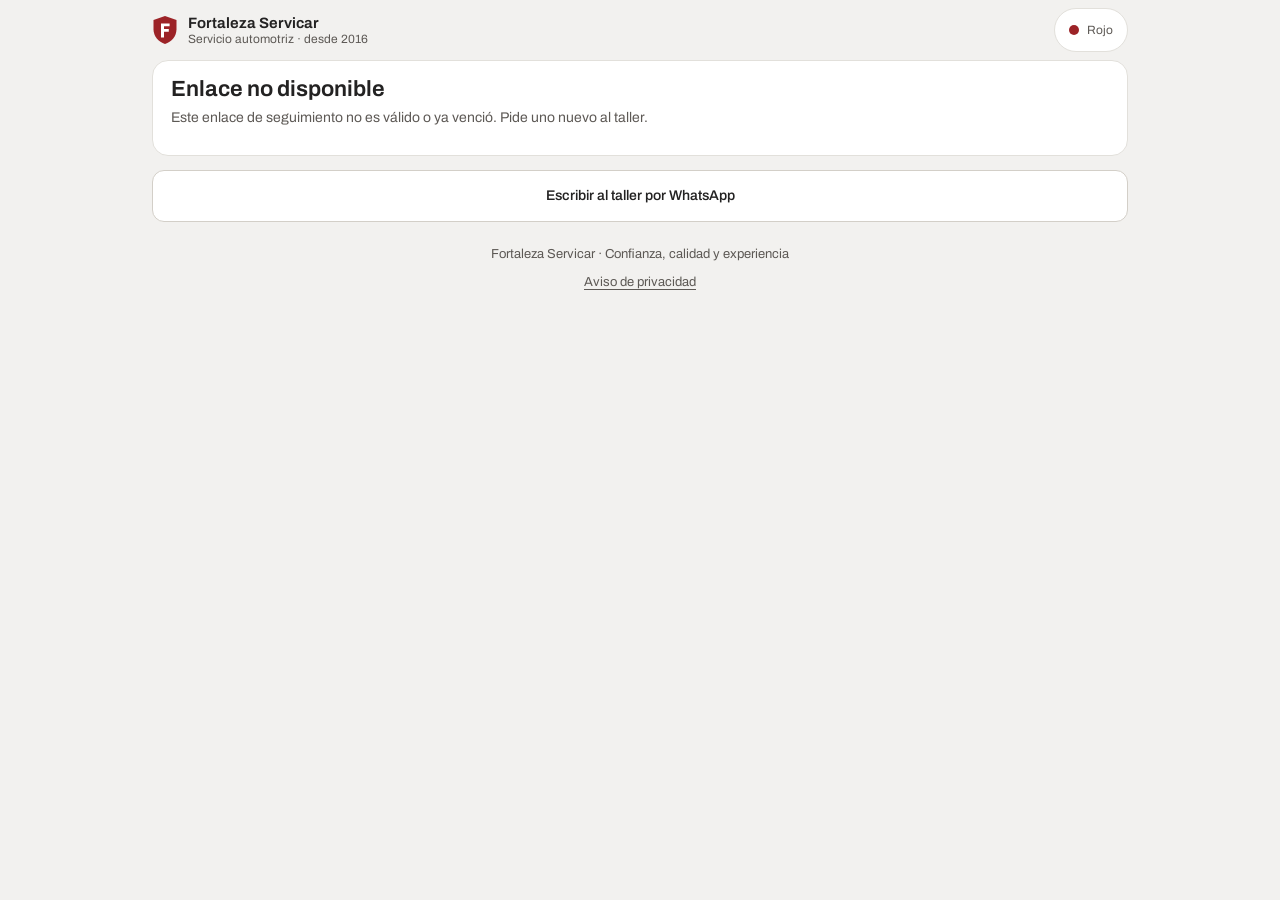
<file: prototipo/portal.html>
<!doctype html>
<html lang="es-MX">
<head>
  <meta charset="utf-8">
  <meta name="viewport" content="width=device-width, initial-scale=1">
  <title>Seguimiento de tu vehículo · Fortaleza Servicar</title>
  <meta name="robots" content="noindex">
  <meta name="referrer" content="no-referrer">
  <script src="js/tema.js"></script>
  <link rel="preconnect" href="https://fonts.googleapis.com">
  <link rel="preconnect" href="https://fonts.gstatic.com" crossorigin>
  <link href="https://fonts.googleapis.com/css2?family=Archivo:wght@400;450;500;550;600;650&display=swap" rel="stylesheet">
  <link rel="stylesheet" href="css/base.css">
  <link rel="stylesheet" href="css/fortaleza.css">
  <link rel="stylesheet" href="css/portal.css">
</head>
<body>
  <div class="portal">
    <header class="p-head">
      <svg viewBox="0 0 26 30" aria-hidden="true"><path d="M13 1 24.5 5v9.2c0 7-4.9 12.6-11.5 14.8C6.4 26.8 1.5 21.2 1.5 14.2V5Z" fill="#9C2327"/><path d="M9 8.5h8.6v2.8h-5.6v2.6h4.8v2.8h-4.8v5.8H9Z" fill="#fff"/></svg>
      <div><b>Fortaleza Servicar</b><span>Servicio automotriz · desde 2016</span></div>
      <button class="p-tema" type="button" id="tema" aria-label="Cambiar el estilo de color"><i></i><span id="tema-n">Rojo</span></button>
    </header>
    <main id="p"></main>
    <p class="foot-p">Fortaleza Servicar · Confianza, calidad y experiencia<br><a href="#aviso" id="aviso-link">Aviso de privacidad</a></p>
  </div>

  <div class="sheet-otp" id="otp" role="dialog" aria-modal="true" aria-labelledby="otp-h">
    <div class="panel-otp">
      <h2 id="otp-h">Confirma tu autorización</h2>
      <p id="otp-p"></p>
      <p class="demo">Prototipo: el código de prueba es 482913. En producción llega por SMS, vale 5 minutos y admite 5 intentos.</p>
      <input class="otp" id="otp-in" inputmode="numeric" autocomplete="one-time-code" maxlength="6" aria-label="Código de 6 dígitos" aria-describedby="otp-hint">
      <div class="otp-hint" id="otp-hint">6 dígitos</div>
      <button class="btn primary big-btn" type="button" id="otp-ok">Autorizar</button>
      <button class="btn ghost big-btn" type="button" id="otp-cancel" style="margin-top:8px">Ahora no</button>
    </div>
  </div>
  <script src="js/datos.js"></script>
  <script src="js/estados.js"></script>
  <script src="js/firma.js"></script>
  <script src="js/almacen.js"></script>
  <script src="js/portal.js"></script>
</body>
</html>
</file>
<file: prototipo/css/base.css>
/* tasteskill / app.css
   A neutral foundation for app screens (dashboards, admin, settings, inboxes), set to the defaults
   measured in the study of real product screens (references/app-screens.md). Copy it into the project,
   replace the token values with the ones on the app sheet (draw.mjs --app), and build on top.
   Delete what you do not use. It has no brand of its own: neutral grounds, one quiet line, one accent. */

/* ---------- tokens (replace with the dealt style) ---------- */
:root {
  /* names match the app sheet printed by draw.mjs --app */
  --ground: #f9fafb; /* the app chrome and page */
  --surface: #ffffff; /* panels and the work sheet */
  --raised: #f4f5f6; /* a filled inner well, hover rows */
  --active: #eeeeee; /* the active nav pill */
  --border: #e8e8e8; /* panel edges: about 1.2:1 on white */
  --rule: #f1f2f3; /* row rules inside tables */
  --control: #d1d5db; /* inputs and outlined buttons: one step stronger */
  --text: #111111;
  --muted: #5f6368; /* secondary text, labels (4.5:1 or more on its ground) */
  --faint: #6b6b6b; /* meta and placeholders: the lightest grey that holds 4.5:1 on white */
  --accent: #1f6f5c; /* one hue: data, focus, the selected thing */
  --primary: #1d1f20; /* the primary button is near-black unless the style says otherwise */
  --primary-ink: #ffffff;
  --positive: #247b50;
  --negative: #c4242a;
  --warning: #92400e; /* references/app-screens.md §9.5; a green accent is also --positive */
  --pill-positive-bg: #dcfae5;
  --pill-positive-ink: #04250e;
  --pill-negative-bg: #ffedea;
  --pill-negative-ink: #831c1e;
  --pill-warning-bg: #fffbeb;
  --pill-warning-ink: #92400e;
  --pill-neutral-bg: #eeeeee;
  --pill-neutral-ink: #3d3d3d;
  --chart-1: var(--accent);
  --chart-2: #8fb8ad;
  --chart-3: #b08a2e;
  --chart-muted: #cfd3d6;
  --chart-mark: var(--text); /* a marked period in Charts.diverging: the second tone */
  --chart-span: 0.06; /* opacity of a shaded span (a selling window, an outage) */
  --grid: var(--rule); /* chart gridlines (charts.js) */
  --axis-ink: var(--muted); /* chart tick labels (charts.js) */
  --ink: var(--text);

  --font: 'Inter', system-ui, -apple-system, 'Segoe UI', sans-serif;
  --fs-title: 24px;
  --fs-section: 16px;
  --fs-kpi: 28px;
  --fs-body: 14px;
  --fs-small: 12px;

  --sidebar-width: 232px;
  --pad: 24px; /* canvas padding */
  --gap: 16px; /* one gutter, horizontal and vertical */
  --card-pad: 20px;
  --radius-card: 8px; /* radius is bimodal: tight 4–8 (controls 6) or soft 16–24 (controls full); never 11–12 */
  --radius-control: 6px;
  --control-height: 32px; /* every control in the title and filter rows */
  --row-height: 48px; /* single-line table row */
  --nav-row: 32px; /* sidebar item height, on a 34px pitch */

  --ease-out: cubic-bezier(0.22, 1, 0.36, 1);
  --t-press: 120ms;
  --t-hover: 150ms;
  --t-ui: 200ms;
}
/* dark: one true-neutral ground, elevation by lightness; two greys that read apart (not #aaa beside #969696) */
:root[data-theme='dark'] {
  --ground: #000000;
  --surface: #111111;
  --raised: #222222;
  --active: #222222;
  --border: #1a1a1a;
  --rule: #161616;
  --control: #444444;
  --text: #ffffff;
  --muted: #b4b4b4;
  --faint: #949494;
  --primary: #ffffff;
  --primary-ink: #000000;
  --positive: #3fc07a;
  --negative: #e5566f;
  --warning: #e5a93b; /* a green or yellow-green accent is also --positive */
  --pill-positive-bg: #172a1d;
  --pill-positive-ink: #3fc07a;
  --pill-negative-bg: #2c1a20;
  --pill-negative-ink: #e5566f;
  --pill-warning-bg: #2b2414;
  --pill-warning-ink: #e5a93b;
  --pill-neutral-bg: #222222;
  --pill-neutral-ink: #ffffff;
  --chart-muted: #4a4a4a;
  --grid: #2b2b2b;
  --chart-span: 0.12;
}

/* ---------- reset ---------- */
*,
*::before,
*::after {
  box-sizing: border-box;
}
html {
  -webkit-text-size-adjust: 100%;
  text-size-adjust: 100%;
}
body {
  margin: 0;
  background: var(--ground);
  color: var(--text);
  font: var(--fs-body) / 20px var(--font);
  -webkit-font-smoothing: antialiased;
}
h1,
h2,
h3,
h4,
p,
figure,
ul,
ol,
dl,
dd {
  margin: 0;
}
ul[class],
ol[class] {
  padding: 0;
  list-style: none;
}
img,
svg,
video,
canvas {
  display: block;
  max-width: 100%;
}
button,
input,
select,
textarea {
  font: inherit;
  color: inherit;
}
a {
  color: inherit;
  text-decoration: none;
}
:focus-visible {
  outline: 2px solid var(--accent);
  outline-offset: 2px;
  border-radius: 4px;
}
.num,
table,
.kpi-value {
  font-variant-numeric: tabular-nums;
}

/* ---------- shell: sidebar + canvas ---------- */
.app {
  display: grid;
  grid-template-columns: var(--sidebar-width) minmax(0, 1fr);
  min-height: 100svh;
}
.sidebar {
  position: sticky;
  top: 0;
  height: 100svh;
  display: flex;
  flex-direction: column;
  gap: 2px;
  padding: 16px 12px;
  overflow: auto;
}
.sidebar .group-label {
  margin: 20px 8px 6px;
  font-size: var(--fs-small);
  color: var(--faint);
}
.nav-item {
  display: flex;
  align-items: center;
  gap: 10px;
  height: var(--nav-row);
  padding: 0 8px;
  border-radius: 8px;
  color: var(--muted);
  transition:
    background-color var(--t-hover) ease,
    color var(--t-hover) ease;
}
.nav-item svg {
  width: 16px;
  height: 16px;
  flex: none;
  stroke-width: 1.5;
}
.nav-item:hover {
  background: var(--raised);
  color: var(--text);
}
.nav-item[aria-current='page'] {
  background: var(--active);
  color: var(--text);
}
.sidebar .bottom {
  margin-top: auto;
}
.canvas {
  min-width: 0;
  padding: var(--pad);
}

/* ---------- title block and filters ---------- */
.title-row {
  display: flex;
  align-items: flex-end;
  justify-content: space-between;
  gap: 16px;
  margin-bottom: 20px;
}
.title-row h1 {
  font-size: var(--fs-title);
  line-height: 1.2;
  font-weight: 600;
  letter-spacing: -0.01em;
}
.title-row .sub {
  margin-top: 4px;
  color: var(--muted);
}
.filters {
  display: flex;
  align-items: center;
  gap: 8px;
  margin-bottom: var(--gap);
  flex-wrap: wrap;
}
.filters .spacer {
  flex: 1;
}
.stamp {
  color: var(--faint);
  font-size: var(--fs-small);
}

/* ---------- panels and grid ---------- */
.grid {
  display: grid;
  grid-template-columns: repeat(12, minmax(0, 1fr));
  gap: var(--gap);
}
.panel {
  background: var(--surface);
  border: 1px solid var(--border);
  border-radius: var(--radius-card);
  padding: var(--card-pad);
  min-width: 0;
}
.panel > header {
  display: flex;
  align-items: center;
  justify-content: space-between;
  gap: 12px;
  margin-bottom: 16px;
}
.panel h2 {
  font-size: var(--fs-section);
  line-height: 1.3;
  font-weight: 600;
}
.panel .meta {
  color: var(--faint);
  font-size: var(--fs-small);
}
/* paired cards in one row: a card stretches to its neighbour only when it has content to fill. Otherwise it keeps
   its own height (add .top to the row), and only an action or a total may be pinned to a stretched card's bottom */
.grid.top {
  align-items: start;
}

/* a chart's heading row: its title (and legend or period) with a fixed 8px to the svg */
.chart-head {
  display: flex;
  align-items: baseline;
  justify-content: space-between;
  flex-wrap: wrap;
  gap: 4px 12px;
  margin-bottom: 8px;
}
.chart-head h3 {
  font-size: var(--fs-body);
  line-height: 20px;
  font-weight: 500;
}
.chart {
  position: relative;
  min-width: 0;
}

/* a link at a card's foot or header ("Show all 7", "Sell-out history"): ink, a 12px chevron, an underline on hover,
   and no inline padding, so its text sits on the card's content edge */
.card-link {
  display: inline-flex;
  align-items: center;
  gap: 2px;
  padding: 0;
  border: 0;
  background: none;
  color: var(--text);
  font-weight: 500;
  cursor: pointer;
  text-underline-offset: 3px;
}
.card-link::after {
  content: '';
  width: 12px;
  height: 12px;
  flex: none;
  background: currentColor;
  -webkit-mask: var(--chevron) center / 12px no-repeat;
  mask: var(--chevron) center / 12px no-repeat;
}
.card-link:hover {
  text-decoration: underline;
}
:root {
  --chevron: url("data:image/svg+xml,%3Csvg xmlns='http://www.w3.org/2000/svg' viewBox='0 0 12 12'%3E%3Cpath d='M4.5 2.5 8 6l-3.5 3.5' fill='none' stroke='black' stroke-width='1.5' stroke-linecap='round' stroke-linejoin='round'/%3E%3C/svg%3E");
}

/* list rows: a rule between rows and none above the first. A rule on a rounded box curls up at both ends, so a row
   that carries a rule has square corners */
.rows {
  display: grid;
}
.row {
  display: flex;
  align-items: center;
  gap: 12px;
  min-height: 44px;
  padding: 10px 0;
}
.row + .row {
  border-top: 1px solid var(--rule);
  border-radius: 0;
}

/* KPIs as one divided strip: a label above a number, no icons, no tiles */
.kpis {
  display: grid;
  grid-auto-flow: column;
  grid-auto-columns: minmax(0, 1fr);
  background: var(--surface);
  border: 1px solid var(--border);
  border-radius: var(--radius-card);
}
.kpi {
  padding: 16px var(--card-pad);
}
.kpi + .kpi {
  border-left: 1px solid var(--border);
}
.kpi-label {
  color: var(--muted);
}
.kpi-value {
  margin-top: 6px;
  font-size: var(--fs-kpi);
  line-height: 1.15;
  font-weight: 500;
  letter-spacing: -0.01em;
}
.kpi-value small {
  font-size: 0.55em;
  color: var(--muted);
  font-weight: 400;
  margin-left: 2px;
}
.delta {
  margin-top: 4px;
  font-size: var(--fs-small);
  color: var(--muted);
}
.delta .up {
  color: var(--positive);
}
.delta .down {
  color: var(--negative);
}
/* KPIs as the chart's tabs: the selected one carries a 2px rule and an ink label; the others keep a grey label and
   their value in ink at a lighter weight (a grey value reads as disabled). When the tabs are the per-entity
   breakdown the brief asks for (takings by shop), add .entities: nothing changes but the rule */
.kpis[role='tablist'] .kpi {
  position: relative;
  cursor: pointer;
}
.kpis[role='tablist'] .kpi[aria-selected='true']::after {
  content: '';
  position: absolute;
  left: 0;
  right: 0;
  bottom: -1px;
  height: 2px;
  background: var(--text);
}
.kpis[role='tablist']:not(.entities) .kpi[aria-selected='true'] .kpi-label {
  color: var(--text);
}
.kpis[role='tablist']:not(.entities) .kpi[aria-selected='false'] .kpi-value {
  color: var(--text);
  font-weight: 400;
}

/* ---------- tables ---------- */
.table-wrap {
  overflow-x: auto;
}
table {
  width: 100%;
  border-collapse: collapse;
}
th {
  height: 36px;
  padding: 0 12px;
  text-align: left;
  font-weight: 400;
  font-size: var(--fs-small);
  color: var(--muted);
  border-bottom: 1px solid var(--border);
  white-space: nowrap;
}
/* cells share one baseline, so a figure never sits 2px below the name beside it; the row height comes from padding */
td {
  padding: calc((var(--row-height) - 20px) / 2) 12px;
  border-bottom: 1px solid var(--rule);
  vertical-align: baseline;
}
tbody tr:last-child td {
  border-bottom: 0;
}
/* no hover that changes the fill; a row that drives a detail pane takes the nav pill's fill when selected */
tbody tr[aria-selected='true'] td {
  background: var(--active);
}
th.n,
td.n {
  text-align: right;
}
td .sub {
  display: block;
  font-size: var(--fs-small);
  color: var(--muted);
}
.truncate {
  max-width: 28ch;
  overflow: hidden;
  text-overflow: ellipsis;
  white-space: nowrap;
}

/* status pill: a pale tint with dark ink of the same hue, one per row */
.pill {
  display: inline-flex;
  align-items: center;
  gap: 6px;
  height: 22px;
  padding: 0 8px;
  border-radius: 999px;
  font-size: var(--fs-small);
  font-weight: 500;
  background: var(--pill-neutral-bg);
  color: var(--pill-neutral-ink);
  white-space: nowrap;
}
.pill.pos {
  background: var(--pill-positive-bg);
  color: var(--pill-positive-ink);
}
.pill.neg {
  background: var(--pill-negative-bg);
  color: var(--pill-negative-ink);
}
.pill.warn {
  background: var(--pill-warning-bg);
  color: var(--pill-warning-ink);
}

/* ---------- controls ---------- */
.btn {
  display: inline-flex;
  align-items: center;
  justify-content: center;
  gap: 8px;
  height: var(--control-height);
  padding: 0 12px;
  border-radius: var(--radius-control);
  border: 1px solid var(--control);
  background: var(--surface);
  font-weight: 500;
  cursor: pointer;
  transition:
    background-color var(--t-hover) ease,
    transform var(--t-press) var(--ease-out);
}
.btn:hover {
  background: var(--raised);
}
.btn:active {
  transform: translateY(1px);
}
.btn.primary {
  background: var(--primary);
  color: var(--primary-ink);
  border-color: transparent;
}
.btn.ghost {
  border-color: transparent;
  background: transparent;
}
.field {
  display: grid;
  gap: 8px;
}
.field label {
  font-weight: 500;
}
.field .hint {
  color: var(--muted);
  font-size: var(--fs-small);
}
.input,
select.input {
  height: 38px;
  padding: 0 12px;
  border: 1px solid var(--control);
  border-radius: var(--radius-control);
  background: var(--surface);
}
.input::placeholder {
  color: var(--faint);
}
.tabs {
  display: flex;
  gap: 24px;
  border-bottom: 1px solid var(--border);
  margin-bottom: var(--gap);
}
.tabs a {
  position: relative;
  padding: 10px 0;
  color: var(--muted);
  transition: color var(--t-hover) ease;
}
.tabs a[aria-selected='true'] {
  color: var(--text);
}
.tabs a[aria-selected='true']::after {
  content: '';
  position: absolute;
  left: 0;
  right: 0;
  bottom: -1px;
  height: 2px;
  background: var(--text);
}
/* as wide as its options; full width only on a narrow phone */
.segmented {
  display: inline-flex;
  width: max-content;
  max-width: 100%;
  padding: 2px;
  border-radius: 8px;
  background: var(--raised);
}
.segmented button {
  height: 28px;
  padding: 0 10px;
  border: 0;
  border-radius: 6px;
  background: transparent;
  color: var(--muted);
  cursor: pointer;
}
.segmented button[aria-pressed='true'] {
  background: var(--surface);
  color: var(--text);
}
.switch {
  appearance: none;
  width: 32px;
  height: 20px;
  border-radius: 999px;
  background: var(--control);
  position: relative;
  cursor: pointer;
  transition: background-color var(--t-ui) ease;
}
.switch::after {
  content: '';
  position: absolute;
  top: 2px;
  left: 2px;
  width: 16px;
  height: 16px;
  border-radius: 50%;
  background: #fff;
  transition: transform var(--t-ui) var(--ease-out);
}
.switch:checked {
  background: var(--text);
}
.switch:checked::after {
  transform: translateX(12px);
}

/* empty and loading states keep the frame; a loading value is a flat grey bar at its real size, with no shimmer */
.empty {
  display: grid;
  place-items: center;
  min-height: 96px;
  padding: 16px;
  border: 1px dashed var(--control);
  border-radius: var(--radius-control);
  color: var(--muted);
  text-align: center;
}
.skeleton {
  background: var(--raised);
  border-radius: 4px;
}

/* ---------- phone: the navigation folds away and the canvas takes the width ---------- */
.menu-toggle {
  display: none;
}
@media (max-width: 860px) {
  .app {
    grid-template-columns: minmax(0, 1fr);
  }
  /* the menu opens as a full-screen sheet */
  .sidebar {
    position: fixed;
    inset: 0;
    width: 100%;
    height: 100%;
    z-index: 20;
    background: var(--surface);
    transform: translateX(-100%);
    transition: transform var(--t-ui) var(--ease-out);
  }
  .sidebar.open {
    transform: none;
  }
  .menu-toggle {
    display: inline-flex;
  }
  .canvas {
    padding: 16px;
  }
  .grid > * {
    grid-column: 1 / -1 !important;
  }
  .kpis {
    grid-auto-flow: row;
    grid-template-columns: repeat(2, minmax(0, 1fr));
  }
  .kpi + .kpi {
    border-left: 0;
  }
  .kpi:nth-child(n + 3) {
    border-top: 1px solid var(--border);
  }
  .kpi:nth-child(2n) {
    border-left: 1px solid var(--border);
  }
  /* an odd count leaves no half-empty row: the last cell takes the full width */
  .kpi:last-child:nth-child(odd) {
    grid-column: 1 / -1;
  }
  /* KPI tabs in a 2-up grid: the selected cell takes a fill, never an underline floating mid-grid */
  .kpis[role='tablist'] .kpi[aria-selected='true'] {
    background: var(--active);
  }
  .kpis[role='tablist'] .kpi[aria-selected='true']::after {
    content: none;
  }
  .title-row {
    flex-wrap: wrap;
    align-items: flex-start;
  }
}
@media (max-width: 480px) {
  .segmented {
    display: flex;
    width: 100%;
  }
  .segmented button {
    flex: 1;
  }
}
@media (prefers-reduced-motion: reduce) {
  *,
  *::before,
  *::after {
    transition-duration: 0.01ms !important;
    animation: none !important;
  }
}

/* an empty message spans the block it stands in, never one squeezed column */
.rows .empty,
.grid > .empty,
li > .empty {
  grid-column: 1 / -1;
  width: 100%;
}
</file>
<file: prototipo/css/fortaleza.css>
/* Fortaleza Servicar · prototipo
   Estructura tomada de color/fortaleza_servicar_dashboard.html: barra lateral oscura con tarjeta de usuario,
   cabecera blanca con búsqueda y acción primaria, tarjetas de indicadores y tres temas (Deportivo, Oscuro, Clásico).
   El rojo de marca es la acción primaria de la pantalla y el dato principal; el resto es carbón y hueso. */

:root {
  --ground: #f2f1ef;
  --surface: #ffffff;
  --raised: #f7f6f3;
  --active: #e6e3de;
  --border: #e2e0db;
  --rule: #f0eeea;
  --control: #d3cfc8;
  --text: #232222;
  --muted: #5d5955;
  --faint: #6b6762;
  --accent: #9c2327;
  --accent-soft: #fbeaea;
  --primary: #9c2327;
  --primary-hover: #7a0c12;
  --primary-ink: #ffffff;
  --positive: #247b50;
  --negative: #c4242a;
  --warning: #92400e;
  --pill-positive-bg: #dcfae5;
  --pill-positive-ink: #04250e;
  --pill-negative-bg: #ffedea;
  --pill-negative-ink: #831c1e;
  --pill-warning-bg: #fffbeb;
  --pill-warning-ink: #92400e;
  --pill-info-bg: #e8f0fe;
  --pill-info-ink: #1e3a8a;
  --pill-neutral-bg: #efedea;
  --pill-neutral-ink: #3d3a37;
  --chart-1: var(--accent);
  --chart-2: #d9a3a5;
  --chart-3: #8a6d1f;
  --chart-muted: #d3cfc8;
  --chart-mark: var(--text);
  --chart-span: 0.06;
  --grid: #ebe8e4;
  --axis-ink: var(--muted);
  --ink: var(--text);

  /* barra lateral */
  --side-bg: #1e1e1e;
  --side-ink: #eeeeee;
  --side-muted: #b0aca7;
  --side-hover: rgba(255, 255, 255, 0.07);
  --side-line: rgba(255, 255, 255, 0.12);
  --side-card: rgba(255, 255, 255, 0.05);
  --side-accent: #f26b6f;

  /* diagrama de daños: cada tipo lleva color y letra */
  --veh: #5d5955;
  --glass: #dfe3e6;
  --tire: #2b2a29;
  --rim: #a9a5a0;
  --d-rayon: #b45309;
  --d-rayon-bg: #fff1d6;
  --d-golpe: #c4242a;
  --d-golpe-bg: #ffe3e0;
  --d-estrellado: #1d4ed8;
  --d-estrellado-bg: #e3ebff;
  --d-faltante: #3d3a37;
  --d-faltante-bg: #e6e3de;
  --d-on: #ffffff;
  --c-red: #9c2327;
  --c-amber: #d98a1e;
  --c-teal: #1f8a8a;
  --c-blue: #3b6fb6;
  --c-plum: #8a3f72;
  --c-green: #2e8b57;
  --c-slate: #6b7280;
  --c-orange: #c8551b;
  --st-recibido: var(--c-slate);
  --st-en_diagnostico: var(--c-blue);
  --st-cotizado: var(--c-amber);
  --st-autorizado: var(--c-teal);
  --st-en_reparacion: var(--c-plum);
  --st-esperando_refaccion: var(--c-orange);
  --st-terminado: var(--c-green);
  --st-entregado: #8a8580;

  --font: 'Archivo', system-ui, -apple-system, 'Segoe UI', sans-serif;
  --fs-title: 24px;
  --fs-section: 16px;
  --fs-kpi: 24px;
  --fs-body: 14px;
  --fs-small: 12px;

  --sidebar-width: 232px;
  --pad: 24px;
  --gap: 16px;
  --card-pad: 20px;
  --radius-sheet: 14px;
  --radius-card: 10px;
  --radius-control: 8px;
  --control-height: 36px;
  --row-height: 48px;
  --nav-row: 40px;
  --ease-out: cubic-bezier(0.23, 1, 0.32, 1);
  --t-press: 140ms;
  --t-hover: 150ms;
  --t-ui: 200ms;
}

:root[data-theme='oscuro'] {
  --ground: #0d0d0d;
  --surface: #161616;
  --raised: #1e1e1e;
  --active: #2a2a2a;
  --border: #2a2a2a;
  --rule: #212121;
  --control: #3d3d3d;
  --text: #f3f4f6;
  --muted: #a8adb5;
  --faint: #8f949c;
  --accent: #f26b6f;
  --accent-soft: #2c1618;
  --primary: #c52a36;
  --primary-hover: #a8222d;
  --positive: #3fc07a;
  --negative: #e5566f;
  --warning: #e5a93b;
  --pill-positive-bg: #172a1d;
  --pill-positive-ink: #3fc07a;
  --pill-negative-bg: #2c1a20;
  --pill-negative-ink: #f08a9b;
  --pill-warning-bg: #2b2414;
  --pill-warning-ink: #e5a93b;
  --pill-info-bg: #16233b;
  --pill-info-ink: #8db4ff;
  --pill-neutral-bg: #262626;
  --pill-neutral-ink: #e5e5e5;
  --chart-2: #8a4a4d;
  --chart-3: #c9a24a;
  --chart-muted: #4a4a4a;
  --chart-span: 0.12;
  --grid: #2b2b2b;
  --side-bg: #050505;
  --side-line: rgba(255, 255, 255, 0.1);
  --veh: #8f949c;
  --glass: #26303a;
  --tire: #000;
  --rim: #6b6f75;
  --d-rayon: #e5a93b;
  --d-rayon-bg: #2b2414;
  --d-golpe: #f2707f;
  --d-golpe-bg: #34191f;
  --d-estrellado: #7fabff;
  --d-estrellado-bg: #16233b;
  --d-faltante: #c9c5bf;
  --d-faltante-bg: #2d2d2d;
  --d-on: #111111;
  --c-red: #f26b6f;
  --c-amber: #f0b24a;
  --c-teal: #4fc3c3;
  --c-blue: #6ea2e8;
  --c-plum: #c274a8;
  --c-green: #4cc58a;
  --c-slate: #9aa1ab;
  --c-orange: #f08a4b;
  --st-entregado: #7d7a76;
}

:root[data-theme='clasico'] {
  --ground: #f8fafc;
  --surface: #ffffff;
  --raised: #f1f5f9;
  --active: #fbe9e7;
  --border: #e2e8f0;
  --rule: #eef2f6;
  --control: #cbd5e1;
  --text: #0f172a;
  --muted: #475569;
  --faint: #64748b;
  --accent: #c0392b;
  --accent-soft: #fdecea;
  --primary: #c0392b;
  --primary-hover: #962d22;
  --chart-2: #e3a49c;
  --grid: #e8edf3;
  --side-bg: #ffffff;
  --side-ink: #0f172a;
  --side-muted: #475569;
  --side-hover: #f1f5f9;
  --side-line: #e2e8f0;
  --side-card: #f8fafc;
  --side-accent: #c0392b;
  --glass: #e2e8f0;
  --veh: #475569;
}

body {
  background: var(--ground);
  transition:
    background-color 300ms ease,
    color 300ms ease;
}
[hidden] {
  display: none !important;
}
::selection {
  background: var(--accent-soft);
}

/* ---------- marco: barra lateral oscura + cabecera ---------- */
.app {
  grid-template-columns: var(--sidebar-width) minmax(0, 1fr);
}
.sidebar {
  background: var(--side-bg);
  color: var(--side-ink);
  padding: 12px 12px 14px;
  gap: 2px;
  border-right: 1px solid var(--side-line);
}
.brand {
  display: flex;
  align-items: center;
  gap: 10px;
  height: 56px;
  padding: 0 8px;
  margin-bottom: 4px;
}
.brand svg {
  width: 28px;
  height: 32px;
  flex: none;
}
.brand b {
  display: block;
  font-size: 15px;
  line-height: 18px;
  font-weight: 650;
  letter-spacing: 0.01em;
}
.brand span {
  display: block;
  font-size: var(--fs-small);
  line-height: 16px;
  color: var(--side-muted);
}
.user-card {
  display: grid;
  grid-template-columns: 40px minmax(0, 1fr);
  gap: 4px 10px;
  align-items: center;
  margin: 4px 0 10px;
  padding: 10px;
  border: 1px solid var(--side-line);
  border-radius: 12px;
  background: var(--side-card);
}
.user-card .av {
  grid-row: span 2;
  width: 40px;
  height: 40px;
  border-radius: 50%;
  display: grid;
  place-items: center;
  background: var(--primary);
  color: #fff;
  font-weight: 650;
  position: relative;
}
.user-card .av::after {
  content: '';
  position: absolute;
  right: 0;
  bottom: 0;
  width: 11px;
  height: 11px;
  border-radius: 50%;
  background: #34d399;
  border: 2px solid var(--side-bg);
}
.user-card b {
  font-size: 14px;
  line-height: 18px;
  font-weight: 600;
  overflow: hidden;
  text-overflow: ellipsis;
  white-space: nowrap;
}
.user-card small {
  font-size: var(--fs-small);
  color: var(--side-muted);
  line-height: 16px;
}
.user-card select {
  grid-column: 1 / -1;
  margin-top: 6px;
  height: 36px;
  padding: 0 8px;
  border: 1px solid var(--side-line);
  border-radius: var(--radius-control);
  background: var(--side-bg);
  color: var(--side-ink);
}
.nav-item {
  position: relative;
  color: var(--side-muted);
  font-weight: 450;
  white-space: nowrap;
}
.nav-item:hover {
  background: var(--side-hover);
  color: var(--side-ink);
}
.nav-item[aria-current='page'] {
  background: var(--side-hover);
  color: var(--side-ink);
  font-weight: 550;
}
.nav-item[aria-current='page'] svg {
  color: var(--side-accent);
}
.nav-item[aria-current='page']::before {
  content: '';
  position: absolute;
  left: -12px;
  top: 8px;
  bottom: 8px;
  width: 3px;
  border-radius: 0 3px 3px 0;
  background: var(--side-accent);
}
.nav-item .count {
  margin-left: auto;
  min-width: 20px;
  height: 20px;
  padding: 0 6px;
  border-radius: 10px;
  background: var(--primary);
  color: #fff;
  font-size: var(--fs-small);
  line-height: 20px;
  text-align: center;
  font-variant-numeric: tabular-nums;
}
.nav-item .count:empty {
  display: none;
}
.nav-item[aria-disabled='true'] {
  color: var(--side-muted);
  opacity: 0.7;
}
.nav-item[aria-disabled='true'] .phase {
  margin-left: auto;
  font-size: 11px;
}
.sidebar .group-label {
  margin: 18px 8px 6px;
  color: var(--side-muted);
  font-size: 12px;
  font-weight: 600;
}
.themes {
  display: grid;
  gap: 6px;
  padding: 12px 4px 0;
  border-top: 1px solid var(--side-line);
  margin-top: 10px;
}
.themes > span {
  font-size: 12px;
  font-weight: 600;
  color: var(--side-muted);
  text-align: center;
}
.themes div {
  display: grid;
  grid-template-columns: repeat(3, 1fr);
  gap: 2px;
  padding: 3px;
  border: 1px solid var(--side-line);
  border-radius: 12px;
}
.themes button {
  display: inline-flex;
  align-items: center;
  justify-content: center;
  gap: 5px;
  height: 36px;
  border: 0;
  border-radius: 9px;
  background: transparent;
  color: var(--side-muted);
  font-size: 12px;
  cursor: pointer;
  transition:
    background-color var(--t-hover) ease,
    color var(--t-hover) ease,
    transform var(--t-press) var(--ease-out);
}
.themes button:active {
  transform: scale(0.97);
}
.themes button[aria-pressed='true'] {
  background: var(--primary);
  color: #fff;
  font-weight: 550;
}
.themes i {
  width: 8px;
  height: 8px;
  border-radius: 50%;
  background: var(--c);
  box-shadow: 0 0 0 1px rgba(255, 255, 255, 0.35);
}

.main {
  display: grid;
  grid-template-rows: 56px minmax(0, 1fr);
  min-width: 0;
  min-height: 100svh;
}
.topbar {
  display: flex;
  align-items: center;
  gap: 16px;
  padding: 0 20px 0 24px;
  background: var(--surface);
  border-bottom: 1px solid var(--border);
}
.search {
  position: relative;
  flex: 1;
  max-width: 480px;
}
.search input {
  width: 100%;
  height: 38px;
  padding: 0 44px 0 38px;
  border: 1px solid var(--border);
  border-radius: 999px;
  background: var(--ground);
  transition: border-color var(--t-hover) ease;
}
.search input:focus {
  outline: none;
  border-color: var(--accent);
}
.search input::placeholder {
  color: var(--faint);
}
.search svg {
  position: absolute;
  left: 13px;
  top: 12px;
  width: 14px;
  height: 14px;
  color: var(--muted);
}
.search kbd {
  position: absolute;
  right: 10px;
  top: 9px;
  height: 20px;
  padding: 0 6px;
  border: 1px solid var(--border);
  border-radius: 4px;
  font: 12px/18px var(--font);
  color: var(--muted);
}
.search-results {
  position: absolute;
  top: 44px;
  left: 0;
  right: 0;
  z-index: 30;
  background: var(--surface);
  border: 1px solid var(--border);
  border-radius: 12px;
  box-shadow: 0 8px 24px rgba(0, 0, 0, 0.14);
  padding: 6px;
  display: none;
  transform-origin: top center;
}
.search-results.open {
  display: block;
  animation: pop 160ms var(--ease-out);
}
.search-results a {
  display: flex;
  justify-content: space-between;
  gap: 12px;
  padding: 8px 10px;
  border-radius: 8px;
}
.search-results a:hover,
.search-results a:focus-visible {
  background: var(--raised);
}
.search-results .sub {
  color: var(--muted);
  font-size: var(--fs-small);
}
.topbar .right {
  margin-left: auto;
  display: flex;
  align-items: center;
  gap: 14px;
  color: var(--muted);
  font-size: var(--fs-small);
}
.live {
  display: inline-flex;
  align-items: center;
  gap: 8px;
  font-weight: 500;
}
.live::before {
  content: '';
  width: 8px;
  height: 8px;
  border-radius: 50%;
  background: var(--positive);
}
@keyframes pop {
  from {
    opacity: 0;
    transform: scale(0.98) translateY(-2px);
  }
}

.sheet {
  margin: 12px;
  background: var(--surface);
  border: 1px solid var(--border);
  border-radius: var(--radius-sheet);
  padding: var(--pad);
  min-width: 0;
}

/* ---------- título ---------- */
.title-row {
  align-items: flex-end;
  margin-bottom: 20px;
}
.title-row h1 {
  font-weight: 650;
  letter-spacing: -0.015em;
}
.title-row .sub {
  font-size: 15px;
  line-height: 22px;
}
.title-row .sub strong {
  color: var(--text);
  font-weight: 550;
}
.title-row .actions {
  display: flex;
  gap: 8px;
  align-items: center;
}
.crumbs {
  display: flex;
  align-items: baseline;
  gap: 8px;
  font-size: 16px;
  line-height: 24px;
  flex-wrap: wrap;
}
.crumbs a {
  color: var(--muted);
}
.crumbs a:hover {
  color: var(--text);
}
.crumbs h1 {
  font-size: 20px;
  line-height: 28px;
  font-weight: 650;
  letter-spacing: -0.01em;
}
.chip {
  display: inline-flex;
  align-items: center;
  height: 22px;
  padding: 0 8px;
  border-radius: 4px;
  background: var(--raised);
  color: var(--muted);
  font-size: var(--fs-small);
  white-space: nowrap;
  flex: none;
}
.mono {
  font-family: 'IBM Plex Mono', ui-monospace, monospace;
  font-size: 13px;
}

/* ---------- botones ---------- */
.btn {
  transition:
    background-color var(--t-hover) ease,
    transform var(--t-press) var(--ease-out),
    border-color var(--t-hover) ease;
}
.btn:active {
  transform: scale(0.97);
}
.btn.primary:hover {
  background: var(--primary-hover);
}
.btn svg {
  width: 14px;
  height: 14px;
}
.btn.small {
  height: 28px;
  padding: 0 10px;
  font-size: 13px;
}
.btn[disabled] {
  opacity: 1;
  color: var(--faint);
  cursor: not-allowed;
  background: var(--raised);
}
.btn-link {
  display: inline-flex;
  align-items: center;
  gap: 4px;
  padding: 0;
  border: 0;
  background: none;
  color: var(--text);
  font-weight: 550;
  cursor: pointer;
  text-underline-offset: 3px;
}
.btn-link:hover {
  text-decoration: underline;
}

/* ---------- rejilla del resumen ---------- */
.nowrap {
  white-space: nowrap;
}
.truncate.client {
  display: block;
  max-width: 15ch;
}
.finding .btn {
  flex: none;
  white-space: nowrap;
}
.nav-item {
  white-space: nowrap;
}
.stack {
  display: grid;
  gap: 16px;
  min-width: 0;
}

.quick {
  display: flex;
  flex-wrap: wrap;
  gap: 8px;
  padding-bottom: 16px;
  margin-bottom: 16px;
  border-bottom: 1px solid var(--border);
}
.quick .btn {
  height: auto;
  min-height: 44px;
  padding: 8px 14px;
  text-align: left;
}
.quick .btn svg {
  color: var(--accent);
}
.kpis {
  grid-auto-flow: row;
  grid-template-columns: repeat(auto-fit, minmax(150px, 1fr));
  gap: 12px;
  background: none;
  border: 0;
}
.kpis .kpi,
.kpis .kpi:nth-child(n) {
  position: relative;
  display: block;
  padding: 14px 16px 16px;
  background: var(--surface);
  border: 1px solid var(--border);
  border-radius: 12px;
  transition:
    transform var(--t-ui) var(--ease-out),
    border-color var(--t-hover) ease;
}
@media (hover: hover) and (pointer: fine) {
  a.kpi:hover {
    transform: translateY(-2px);
    border-color: var(--control);
  }
}
a.kpi:active {
  transform: scale(0.98);
}
.kpi-top {
  display: flex;
  align-items: center;
  justify-content: space-between;
  gap: 8px;
}
.kpi-ico {
  width: 32px;
  height: 32px;
  border-radius: 10px;
  display: grid;
  place-items: center;
  background: var(--accent-soft);
  color: var(--accent);
  flex: none;
}
.kpi-ico svg {
  width: 16px;
  height: 16px;
}
.kpi-label {
  font-size: 13px;
  font-weight: 600;
}
.kpi-value {
  font-weight: 650;
}
.kpi-value.lead {
  font-size: 30px;
}
.kpi .cap {
  margin-top: 4px;
  font-size: var(--fs-small);
  color: var(--muted);
  line-height: 16px;
}
.kpi .cap.neg {
  color: var(--negative);
}

.finding {
  display: flex;
  align-items: center;
  justify-content: space-between;
  gap: 16px;
  padding: 12px 16px;
  border-radius: var(--radius-card);
  background: var(--accent-soft);
  color: #5e1215;
}
.finding p {
  line-height: 20px;
}
.finding strong {
  font-weight: 600;
}

/* ---------- tablas ---------- */
.panel.flush {
  padding: 0;
}
.panel.flush > header {
  padding: 16px var(--card-pad) 0;
  margin-bottom: 8px;
}
.panel.flush table th:first-child,
.panel.flush table td:first-child {
  padding-left: var(--card-pad);
}
.panel.flush table th:last-child,
.panel.flush table td:last-child {
  padding-right: var(--card-pad);
}
table {
  font-size: var(--fs-body);
}
td {
  vertical-align: middle;
  padding-top: 10px;
  padding-bottom: 10px;
}
td .sub {
  margin-top: 2px;
  line-height: 16px;
}
td .id {
  font-weight: 550;
}
tbody tr.link {
  cursor: pointer;
  transition: background-color var(--t-hover) ease;
}
@media (hover: hover) and (pointer: fine) {
  tbody tr.link:hover td {
    background: var(--raised);
  }
}
tbody tr.link:focus-visible {
  outline: 2px solid var(--accent);
  outline-offset: -2px;
}
.n {
  text-align: right;
  font-variant-numeric: tabular-nums;
  white-space: nowrap;
}
.unit {
  color: var(--muted);
  font-size: var(--fs-small);
  margin-left: 2px;
}
.dash {
  color: var(--faint);
}
tfoot td {
  border-top: 1px solid var(--border);
  border-bottom: 0;
  font-weight: 600;
}

/* días en taller: barra fina con la marca del promedio de octubre (elemento propio del taller) */
.days {
  display: grid;
  grid-template-columns: 34px 64px;
  align-items: center;
  gap: 8px;
  justify-content: end;
}
.days .bar {
  position: relative;
  height: 6px;
  border-radius: 3px;
  background: var(--rule);
}
.days .bar i {
  position: absolute;
  left: 0;
  top: 0;
  bottom: 0;
  border-radius: 3px;
  background: var(--muted);
}
.days .bar i.over {
  background: var(--accent);
}
.days .bar b {
  position: absolute;
  top: -3px;
  width: 1px;
  height: 12px;
  background: var(--text);
}

/* estatus: una marca por fila, tinte pálido con tinta del mismo tono */
.pill.info {
  background: var(--pill-info-bg);
  color: var(--pill-info-ink);
}
.pill .dot {
  width: 6px;
  height: 6px;
  border-radius: 50%;
  background: currentColor;
}

/* personas: inicial estable sobre un tinte pálido propio */
.who {
  display: inline-flex;
  align-items: center;
  gap: 8px;
  white-space: nowrap;
}
.avatar {
  width: 22px;
  height: 22px;
  border-radius: 50%;
  display: inline-grid;
  place-items: center;
  font-size: 11px;
  font-weight: 600;
  flex: none;
  color: #232222;
}

/* ---------- listas del riel ---------- */
.list-row {
  display: grid;
  grid-template-columns: minmax(0, 1fr) auto;
  gap: 4px 12px;
  align-items: center;
  padding: 11px 0;
}
.list-row + .list-row {
  border-top: 1px solid var(--rule);
}
.list-row .t {
  font-weight: 550;
  white-space: nowrap;
  overflow: hidden;
  text-overflow: ellipsis;
}
.list-row .s {
  color: var(--muted);
  font-size: var(--fs-small);
  grid-column: 1;
  line-height: 16px;
}
.list-row .r {
  grid-row: 1 / span 2;
  grid-column: 2;
  display: grid;
  justify-items: end;
  gap: 4px;
}

/* ---------- pestañas y barra de herramientas ---------- */
.tabs {
  gap: 22px;
  overflow-x: auto;
  scrollbar-width: none;
}
.tabs a {
  white-space: nowrap;
  padding: 10px 0 11px;
}
.tabs a .c {
  margin-left: 6px;
  color: var(--faint);
  font-variant-numeric: tabular-nums;
}
.tabs a[aria-selected='true']::after {
  background: var(--accent);
  left: -4px;
  right: -4px;
}
.tabs a:hover {
  color: var(--text);
}
.toolbar {
  display: flex;
  align-items: center;
  gap: 8px;
  margin: 22px 0 12px;
}
.toolbar .spacer {
  flex: 1;
}
.toolbar .count {
  color: var(--muted);
}
.toolbar input {
  width: 300px;
  height: 32px;
  padding: 0 12px;
  border: 1px solid var(--control);
  border-radius: var(--radius-control);
}

/* tablero por estatus */
.board {
  display: grid;
  grid-template-columns: repeat(5, minmax(0, 1fr));
  gap: 12px;
  align-items: start;
}
.col {
  background: var(--raised);
  border-radius: var(--radius-card);
  padding: 10px;
  min-height: 120px;
}
.col h3 {
  display: flex;
  justify-content: space-between;
  font-size: 13px;
  font-weight: 600;
  padding: 2px 4px 10px;
}
.col h3 span {
  color: var(--muted);
  font-weight: 400;
}
.card {
  display: block;
  background: var(--surface);
  border: 1px solid var(--border);
  border-radius: 6px;
  padding: 10px 12px;
  transition:
    border-color var(--t-hover) ease,
    transform var(--t-press) var(--ease-out);
}
.card + .card {
  margin-top: 8px;
}
.card:hover {
  border-color: var(--control);
}
.card:active {
  transform: scale(0.98);
}
.card .t {
  font-weight: 550;
}
.card .s {
  color: var(--muted);
  font-size: var(--fs-small);
  line-height: 16px;
  margin-top: 2px;
}
.card .f {
  display: flex;
  justify-content: space-between;
  align-items: center;
  margin-top: 8px;
  font-size: var(--fs-small);
}
.col .empty {
  min-height: 64px;
  background: var(--surface);
  font-size: var(--fs-small);
}

/* ---------- detalle ---------- */
.detail-head {
  display: flex;
  align-items: flex-start;
  justify-content: space-between;
  gap: 16px;
  margin-bottom: 12px;
}
.detail-head .sub {
  color: var(--muted);
  margin-top: 2px;
}
.facts {
  display: grid;
  grid-template-columns: repeat(4, minmax(0, 1fr));
  border: 1px solid var(--border);
  border-radius: var(--radius-card);
  margin-bottom: 16px;
}
.facts > div {
  padding: 12px 16px;
  min-width: 0;
}
.facts > div + div {
  border-left: 1px solid var(--border);
}
.facts dt {
  color: var(--muted);
  font-size: var(--fs-small);
}
.facts dd {
  margin-top: 4px;
  font-weight: 500;
  overflow: hidden;
  text-overflow: ellipsis;
  white-space: nowrap;
}
.facts .warn {
  color: var(--warning);
  font-size: var(--fs-small);
  font-weight: 400;
  white-space: normal;
}
.detail-grid {
  display: grid;
  grid-template-columns: minmax(0, 1fr) 360px;
  gap: 16px;
  align-items: start;
}
.steps {
  display: flex;
  gap: 0;
  margin: 4px 0 18px;
}
.steps li {
  flex: 1;
  position: relative;
  padding-top: 14px;
  font-size: var(--fs-small);
  color: var(--faint);
}
.steps li::before {
  content: '';
  position: absolute;
  top: 4px;
  left: 0;
  right: 4px;
  height: 3px;
  border-radius: 2px;
  background: var(--rule);
}
.steps li.done {
  color: var(--muted);
}
.steps li.done::before {
  background: var(--text);
}
.steps li.now {
  color: var(--text);
  font-weight: 600;
}
.steps li.now::before {
  background: var(--accent);
}

/* cascada cobro → utilidad: la fórmula del Excel, partida por partida */
.cascade {
  display: grid;
  gap: 0;
}
.cascade .line {
  display: grid;
  grid-template-columns: minmax(0, 1fr) auto;
  gap: 2px 12px;
  padding: 9px 0;
  align-items: baseline;
}
.cascade .line + .line {
  border-top: 1px solid var(--rule);
}
.cascade .line .bar {
  grid-column: 1 / -1;
  height: 6px;
  border-radius: 3px;
  background: var(--rule);
  position: relative;
  overflow: hidden;
}
.cascade .line .bar i {
  position: absolute;
  top: 0;
  bottom: 0;
  border-radius: 3px;
  background: var(--chart-muted);
}
.cascade .line.res .bar i {
  background: var(--accent);
}
.cascade .line.total {
  font-weight: 600;
}
.cascade .line.res .v {
  font-weight: 600;
  color: var(--accent);
}
.cascade .line .lbl small {
  color: var(--muted);
  font-size: var(--fs-small);
  margin-left: 6px;
}
.cascade .note {
  margin-top: 10px;
  color: var(--muted);
  font-size: var(--fs-small);
  line-height: 16px;
}

.locked {
  display: grid;
  gap: 4px;
  padding: 14px 16px;
  border-radius: var(--radius-card);
  background: var(--raised);
  color: var(--muted);
}
.locked b {
  color: var(--text);
  font-weight: 550;
}
.sec-title {
  display: flex;
  align-items: baseline;
  justify-content: space-between;
  gap: 12px;
  margin: 22px 0 6px;
}
.sec-title:first-child {
  margin-top: 0;
}
.sec-title h2 {
  font-size: var(--fs-section);
  font-weight: 600;
}
.sec-title .meta {
  color: var(--muted);
  font-size: var(--fs-small);
}

/* ---------- recepción ---------- */
.form-grid {
  display: grid;
  grid-template-columns: minmax(0, 1fr) 380px;
  gap: 24px;
  align-items: start;
}
.fieldset {
  border: 0;
  padding: 0;
  margin: 0 0 28px;
  min-width: 0;
}
.fieldset > legend {
  font-size: var(--fs-section);
  font-weight: 600;
  margin-bottom: 4px;
  padding: 0;
}
.fieldset > .desc {
  color: var(--muted);
  margin-bottom: 14px;
}
.fields {
  display: grid;
  grid-template-columns: repeat(4, minmax(0, 1fr));
  gap: 16px;
  align-items: start;
}
.fields .field {
  align-content: start;
}
.fields .seg {
  justify-self: start;
}
.fields .span2 {
  grid-column: span 2;
}
.fields .span4 {
  grid-column: 1 / -1;
}
.field label {
  font-size: 14px;
}
.field .hint {
  line-height: 16px;
}
.field .hint.err {
  color: var(--negative);
}
.input,
select.input,
textarea.input {
  width: 100%;
}
textarea.input {
  height: auto;
  min-height: 76px;
  padding: 8px 12px;
  line-height: 20px;
  resize: vertical;
}
select.input:disabled {
  color: var(--faint);
  background: var(--raised);
}
.input[aria-invalid='true'] {
  border-color: var(--negative);
}
.ref-card {
  display: grid;
  grid-template-columns: repeat(3, minmax(0, 1fr));
  border: 1px solid var(--border);
  border-radius: var(--radius-card);
  margin-top: 16px;
}
.ref-card > div {
  padding: 12px 14px;
  min-width: 0;
}
.ref-card > div + div {
  border-left: 1px solid var(--border);
}
.ref-card dt {
  color: var(--muted);
  font-size: var(--fs-small);
}
.ref-card dd {
  margin-top: 4px;
  font-size: 18px;
  font-weight: 550;
}
.ref-card dd small {
  font-size: 13px;
  color: var(--muted);
  font-weight: 400;
}
.ref-card .note {
  grid-column: 1 / -1;
  border-left: 0;
  border-top: 1px solid var(--border);
  color: var(--muted);
  font-size: var(--fs-small);
  line-height: 16px;
}

.fuel {
  display: inline-flex;
}
.seg {
  display: inline-flex;
  padding: 2px;
  border-radius: 8px;
  background: var(--raised);
  gap: 2px;
}
.seg button {
  height: 32px;
  min-width: 44px;
  padding: 0 10px;
  border: 0;
  border-radius: 6px;
  background: transparent;
  color: var(--muted);
  cursor: pointer;
  transition:
    background-color var(--t-hover) ease,
    color var(--t-hover) ease;
}
.seg button[aria-pressed='true'] {
  background: var(--surface);
  color: var(--text);
  font-weight: 550;
  box-shadow: 0 0 0 1px var(--border);
}

.checklist {
  display: grid;
  grid-template-columns: repeat(2, minmax(0, 1fr));
  column-gap: 24px;
}
.check-row {
  display: grid;
  grid-template-columns: minmax(0, 1fr) auto;
  align-items: center;
  gap: 8px;
  min-height: 44px;
  border-bottom: 1px solid var(--rule);
}
.check-row span {
  white-space: nowrap;
  overflow: hidden;
  text-overflow: ellipsis;
}
.tri {
  display: inline-flex;
  gap: 2px;
  padding: 2px;
  border-radius: 8px;
  background: var(--raised);
}
.tri button {
  height: 28px;
  padding: 0 9px;
  border: 0;
  border-radius: 6px;
  background: transparent;
  color: var(--muted);
  font-size: 13px;
  cursor: pointer;
  transition:
    background-color var(--t-hover) ease,
    color var(--t-hover) ease;
}
.tri button[aria-pressed='true'][data-v='bien'] {
  background: var(--pill-positive-bg);
  color: var(--pill-positive-ink);
  font-weight: 550;
}
.tri button[aria-pressed='true'][data-v='danado'] {
  background: var(--pill-negative-bg);
  color: var(--pill-negative-ink);
  font-weight: 550;
}
.tri button[aria-pressed='true'][data-v='no'] {
  background: var(--pill-neutral-bg);
  color: var(--pill-neutral-ink);
  font-weight: 550;
}
.check-tools {
  display: flex;
  align-items: center;
  gap: 12px;
  margin: -4px 0 8px;
}
.check-tools .progress {
  color: var(--muted);
  font-size: var(--fs-small);
}

.side-sticky {
  position: sticky;
  top: 16px;
  display: grid;
  gap: 16px;
}
.steps-cap {
  display: none;
}

/* ---------- diagrama de daños: 5 vistas, una herramienta por tipo de daño ---------- */
.dmg {
  display: grid;
  gap: 14px;
}
.t-rayon {
  --d: var(--d-rayon);
  --d-bg: var(--d-rayon-bg);
}
.t-golpe {
  --d: var(--d-golpe);
  --d-bg: var(--d-golpe-bg);
}
.t-estrellado {
  --d: var(--d-estrellado);
  --d-bg: var(--d-estrellado-bg);
}
.t-faltante {
  --d: var(--d-faltante);
  --d-bg: var(--d-faltante-bg);
}
.dmg-tools {
  display: flex;
  flex-wrap: wrap;
  gap: 8px;
  align-items: center;
}
.dmg-tools .lead-in {
  color: var(--muted);
  font-size: var(--fs-small);
  margin-right: 4px;
}
.tool {
  display: inline-flex;
  align-items: center;
  gap: 8px;
  min-height: 44px;
  padding: 0 14px 0 8px;
  border: 1px solid var(--control);
  border-radius: 999px;
  background: var(--surface);
  cursor: pointer;
  transition:
    background-color var(--t-hover) ease,
    border-color var(--t-hover) ease,
    transform var(--t-press) var(--ease-out);
}
.tool:active {
  transform: scale(0.97);
}
.tool .dot,
.hit-row .dot {
  width: 26px;
  height: 26px;
  border-radius: 50%;
  display: grid;
  place-items: center;
  font-size: 12px;
  font-weight: 700;
  background: var(--d-bg);
  color: var(--d);
  border: 1.5px solid var(--d);
  flex: none;
}
.tool[aria-pressed='true'] {
  border-color: var(--text);
  border-width: 2px;
  padding: 0 13px 0 7px;
  background: var(--raised);
  font-weight: 550;
}
.views {
  display: grid;
  grid-template-columns: repeat(2, minmax(0, 1fr));
  gap: 12px;
}
.view-card {
  border: 1px solid var(--border);
  border-radius: 12px;
  padding: 10px 12px 6px;
  background: var(--raised);
  min-width: 0;
}
.view-card.wide {
  grid-column: 1 / -1;
}
.view-card h3 {
  font-size: 13px;
  color: var(--muted);
  font-weight: 600;
}
.view-card svg {
  width: 100%;
  height: auto;
}
.view-card.wide svg {
  max-height: 190px;
}
.vh {
  fill: var(--surface);
  stroke: var(--veh);
  stroke-width: 1.5;
  stroke-linejoin: round;
}
.gl {
  fill: var(--glass);
  stroke: var(--veh);
  stroke-width: 1;
  pointer-events: none;
}
.ln {
  fill: none;
  stroke: var(--veh);
  stroke-width: 1;
  stroke-linecap: round;
  pointer-events: none;
}
.lamp {
  fill: var(--surface);
  stroke: var(--veh);
  stroke-width: 1;
  pointer-events: none;
}
.ground {
  stroke: var(--control);
  stroke-width: 1;
  stroke-dasharray: 3 4;
}
.tire {
  fill: var(--tire);
  pointer-events: none;
}
.rim {
  fill: var(--rim);
  pointer-events: none;
}
.arch {
  fill: var(--raised);
  stroke: var(--veh);
  stroke-width: 1;
  pointer-events: none;
}
.z {
  fill: transparent;
  stroke: transparent;
  stroke-width: 8;
  cursor: pointer;
  transition: fill var(--t-hover) ease;
}
.zg:focus-visible {
  outline: none;
}
.zg:focus-visible .z {
  stroke: var(--accent);
  stroke-width: 2.5;
}
@media (hover: hover) and (pointer: fine) {
  .zg:not(.on):hover .z {
    fill: var(--accent-soft);
  }
}
.zg.on .z {
  fill: var(--d-bg);
  stroke: var(--d);
  stroke-width: 1.5;
}
.bd {
  fill: var(--d);
  pointer-events: none;
}
.bt {
  fill: var(--d-on);
  font: 700 11px/1 var(--font);
  text-anchor: middle;
  dominant-baseline: central;
  pointer-events: none;
}
.dmg-none {
  display: flex;
  align-items: center;
  gap: 10px;
  min-height: 44px;
}
.dmg-none input {
  width: 22px;
  height: 22px;
  accent-color: var(--primary);
  flex: none;
}
.dmg-none label {
  font-weight: 450;
}
.hits-list {
  display: grid;
}
.hit-row {
  display: grid;
  grid-template-columns: auto minmax(0, 1fr) minmax(0, 1.3fr) 44px;
  gap: 10px;
  align-items: center;
  min-height: 56px;
  border-bottom: 1px solid var(--rule);
}
.hit-row .what b {
  display: block;
  font-weight: 550;
}
.hit-row .what span {
  color: var(--muted);
  font-size: var(--fs-small);
}
.hit-row input {
  height: 40px;
  padding: 0 10px;
  border: 1px solid var(--control);
  border-radius: var(--radius-control);
  background: var(--surface);
  width: 100%;
}
.hit-rm {
  width: 44px;
  height: 44px;
  display: grid;
  place-items: center;
  border: 0;
  border-radius: 8px;
  background: none;
  color: var(--muted);
  cursor: pointer;
}
.hit-rm:hover {
  background: var(--raised);
  color: var(--text);
}
.hit-rm svg {
  width: 16px;
  height: 16px;
}
.hits-empty {
  color: var(--muted);
  font-size: var(--fs-small);
  padding: 6px 0;
}
.summary .row {
  padding: 8px 0;
  min-height: 36px;
  justify-content: space-between;
}
.summary .row span:first-child {
  color: var(--muted);
}
.summary .row span:last-child {
  text-align: right;
  font-weight: 500;
}

/* ---------- aviso ---------- */
.toast {
  position: fixed;
  right: 24px;
  bottom: 24px;
  z-index: 50;
  display: flex;
  gap: 12px;
  align-items: center;
  max-width: 420px;
  padding: 12px 16px;
  border-radius: 8px;
  background: var(--text);
  color: #fff;
  box-shadow: 0 10px 30px rgba(0, 0, 0, 0.18);
  transition:
    opacity 200ms ease,
    transform 260ms var(--ease-out);
}
.toast[hidden] {
  display: flex;
  opacity: 0;
  transform: translateY(12px);
  pointer-events: none;
}
.toast a {
  color: #fff;
  text-decoration: underline;
  text-underline-offset: 3px;
  font-weight: 550;
  white-space: nowrap;
}

.placeholder-screen {
  display: grid;
  gap: 12px;
  max-width: 620px;
}
.placeholder-screen p {
  color: var(--muted);
  line-height: 22px;
}

/* ---------- tableta ---------- */
@media (max-width: 1180px) {
  td .sub,
  .kpi .cap,
  .list-row .s,
  .panel .meta,
  .card .s,
  .sec-title .meta,
  .unit,
  .facts dt,
  .ref-card dt,
  .stamp,
  .steps li {
    font-size: 13px;
    line-height: 18px;
  }
  .panel > header {
    flex-wrap: wrap;
  }
  .detail-grid,
  .form-grid {
    grid-template-columns: minmax(0, 1fr);
  }
  .dgrid,
  .dgrid.w21 {
    grid-template-columns: minmax(0, 1fr);
  }
  .side-sticky {
    position: static;
    grid-template-columns: repeat(2, minmax(0, 1fr));
  }
  .board {
    grid-template-columns: repeat(3, minmax(0, 1fr));
  }
}

/* ---------- teléfono: el marco desaparece y la hoja es la pantalla ---------- */
.mobile-bar {
  display: none;
}
@media (max-width: 860px) {
  .app {
    display: block;
  }
  .main {
    grid-template-rows: auto;
  }
  .topbar {
    display: none;
  }
  .mobile-bar {
    display: flex;
    align-items: center;
    gap: 8px;
    height: 48px;
    padding: 0 12px;
    position: sticky;
    top: 0;
    z-index: 10;
    background: var(--surface);
    border-bottom: 1px solid var(--border);
  }
  .mobile-bar .title {
    flex: 1;
    font-weight: 600;
    white-space: nowrap;
    overflow: hidden;
    text-overflow: ellipsis;
  }
  .mobile-bar .icon {
    width: 44px;
    height: 44px;
    display: grid;
    place-items: center;
    border: 0;
    background: none;
    border-radius: 8px;
  }
  .mobile-bar .icon svg {
    width: 20px;
    height: 20px;
  }
  .sidebar {
    padding-top: 8px;
  }
  .quick .btn {
    flex: 1 1 calc(50% - 8px);
  }
  .hit-row {
    grid-template-columns: auto minmax(0, 1fr) 44px;
  }
  .hit-row input {
    grid-column: 1 / -1;
    grid-row: 2;
    margin-bottom: 10px;
  }
  .sidebar .close {
    display: grid;
  }
  .sheet {
    margin: 0;
    border-radius: 0;
    border-width: 0;
    padding: 16px;
    min-height: calc(100svh - 48px);
  }
  .views {
    grid-template-columns: minmax(0, 1fr);
  }
  .view-card.wide svg {
    max-height: none;
  }
  .title-row {
    flex-direction: column;
    align-items: stretch;
    gap: 12px;
  }
  .title-row .actions .btn.primary {
    flex: 1;
    height: 44px;
  }
  .title-row h1 {
    font-size: 22px;
  }
  .side-sticky {
    grid-template-columns: minmax(0, 1fr);
  }
  .pbar {
    width: 44px;
  }
  .steps-cap {
    display: block;
    font-weight: 600;
    margin: 4px 0 6px;
  }
  .steps {
    margin-top: 0;
    gap: 4px;
  }
  .steps li {
    padding-top: 6px;
  }
  .steps li span {
    position: absolute;
    width: 1px;
    height: 1px;
    overflow: hidden;
    clip-path: inset(50%);
    white-space: nowrap;
  }
  .finding {
    flex-direction: column;
    align-items: stretch;
  }
  .finding .btn {
    height: 44px;
  }
  .facts,
  .ref-card {
    grid-template-columns: repeat(2, minmax(0, 1fr));
  }
  .facts > div:nth-child(3),
  .ref-card > div:nth-child(3) {
    border-left: 0;
  }
  .facts > div:nth-child(n + 3),
  .ref-card > div:nth-child(n + 3) {
    border-top: 1px solid var(--border);
  }
  .ref-card > div:nth-child(3) {
    grid-column: 1 / -1;
  }
  .fields {
    grid-template-columns: repeat(2, minmax(0, 1fr));
  }
  .fields .span2 {
    grid-column: 1 / -1;
  }
  .checklist {
    grid-template-columns: minmax(0, 1fr);
  }
  .board {
    grid-template-columns: minmax(0, 1fr);
  }
  .toolbar {
    flex-wrap: wrap;
  }
  .toolbar input {
    width: 100%;
    height: 44px;
  }
  .input,
  select.input {
    height: 44px;
  }
  .tri button,
  .seg button {
    height: 36px;
  }
  /* tablas → filas de dos líneas */
  table.respond thead {
    display: none;
  }
  table.respond,
  table.respond tbody,
  table.respond tr,
  table.respond td {
    display: block;
    width: 100%;
  }
  table.respond tr {
    display: grid;
    grid-template-columns: minmax(0, 1fr) auto;
    column-gap: 12px;
    padding: 12px 16px;
    border-bottom: 1px solid var(--rule);
  }
  table.respond td {
    padding: 0;
    border: 0;
  }
  table.respond td.m-hide {
    display: none;
  }
  table.respond td.m-right {
    grid-column: 2;
    grid-row: 1 / span 2;
    align-self: center;
    text-align: right;
  }
  table.respond td.m-line2 {
    grid-column: 1;
    color: var(--muted);
    font-size: 13px;
  }
  table.respond .truncate.client {
    max-width: none;
  }
  table.respond td.nowrap {
    white-space: normal;
  }
  .panel.flush table.respond td:first-child {
    padding-left: 0;
  }
  .toast {
    left: 16px;
    right: 16px;
    bottom: 16px;
    max-width: none;
  }
}
.sidebar .close {
  display: none;
}
@media (prefers-reduced-motion: reduce) {
  .search-results.open {
    animation: none;
  }
  .toast {
    transition: opacity 200ms ease;
  }
}

/* ---------- dashboard ---------- */
.period {
  display: inline-flex;
  align-items: center;
  gap: 8px;
  height: 40px;
  padding: 0 14px;
  border: 1px solid var(--border);
  border-radius: 10px;
  background: var(--surface);
  font-weight: 500;
  white-space: nowrap;
}
.period svg {
  width: 14px;
  height: 14px;
  color: var(--accent);
}
.strip {
  display: grid;
  grid-template-columns: repeat(auto-fit, minmax(220px, 1fr));
  gap: 12px;
  margin: 12px 0 16px;
}
.strip-item {
  display: flex;
  align-items: center;
  gap: 12px;
  min-height: 64px;
  padding: 10px 14px;
  background: var(--surface);
  border: 1px solid var(--border);
  border-radius: 12px;
  transition:
    border-color var(--t-hover) ease,
    transform var(--t-press) var(--ease-out);
}
@media (hover: hover) and (pointer: fine) {
  .strip-item:hover {
    border-color: var(--control);
  }
}
.strip-item:active {
  transform: scale(0.98);
}
.strip-item.alert {
  border-left: 3px solid var(--negative);
}
.strip-item .s-txt {
  flex: 1;
  min-width: 0;
  display: grid;
}
.strip-item .s-txt b {
  font-weight: 600;
}
.strip-item small,
.attn small {
  color: var(--muted);
  font-size: 13px;
  line-height: 16px;
  overflow: hidden;
  text-overflow: ellipsis;
  white-space: nowrap;
}
.strip-item > svg {
  width: 14px;
  height: 14px;
  color: var(--faint);
  flex: none;
}
.s-ico {
  width: 40px;
  height: 40px;
  border-radius: 12px;
  display: grid;
  place-items: center;
  flex: none;
}
.s-ico svg {
  width: 18px;
  height: 18px;
}
.s-ico.info {
  background: var(--pill-info-bg);
  color: var(--pill-info-ink);
}
.s-ico.warn {
  background: var(--pill-warning-bg);
  color: var(--pill-warning-ink);
}
.s-ico.pos {
  background: var(--pill-positive-bg);
  color: var(--pill-positive-ink);
}
.s-ico.neg {
  background: var(--pill-negative-bg);
  color: var(--pill-negative-ink);
}
.dgrid {
  display: grid;
  grid-template-columns: repeat(2, minmax(0, 1fr));
  gap: 16px;
  margin-bottom: 16px;
  align-items: start;
}
.dgrid.w21 {
  grid-template-columns: minmax(0, 2fr) minmax(0, 1fr);
}
.panel > header h2 {
  display: flex;
  align-items: center;
  gap: 8px;
}
.panel > header h2 svg {
  width: 16px;
  height: 16px;
  color: var(--accent);
  flex: none;
}
table.wf td {
  vertical-align: middle;
}
.pbar {
  display: inline-block;
  width: 90px;
  height: 6px;
  border-radius: 3px;
  background: var(--rule);
  vertical-align: middle;
  position: relative;
  overflow: hidden;
}
.pbar i {
  position: absolute;
  inset: 0 auto 0 0;
  background: var(--c, var(--accent));
  border-radius: 3px;
  transform-origin: left;
  animation: grow 700ms var(--ease-out) backwards;
}
.pct {
  margin-left: 8px;
  color: var(--muted);
  font-variant-numeric: tabular-nums;
}
.attn {
  display: flex;
  align-items: center;
  gap: 12px;
  min-height: 56px;
  padding: 8px 0;
}
.attn + .attn {
  border-top: 1px solid var(--rule);
}
.attn > span:last-child {
  display: grid;
  min-width: 0;
}
.attn b {
  font-weight: 550;
  overflow: hidden;
  text-overflow: ellipsis;
  white-space: nowrap;
}
@media (hover: hover) and (pointer: fine) {
  .attn:hover b {
    text-decoration: underline;
    text-underline-offset: 3px;
  }
}
@media (max-width: 1180px) {
  .dgrid,
  .dgrid.w21 {
    grid-template-columns: minmax(0, 1fr);
  }
}
@media (max-width: 560px) {
  table.wf th:last-child,
  table.wf td:last-child {
    display: none;
  }
  table.wf th,
  table.wf td {
    padding-left: 8px;
    padding-right: 8px;
  }
}

/* ---------- movimiento: entrada escalonada, magnificación y gráficas ---------- */
@keyframes rise {
  from {
    opacity: 0;
    transform: translateY(10px) scale(0.985);
  }
}
@keyframes grow {
  from {
    transform: scaleX(0);
  }
}
[data-rise] {
  animation: rise 420ms var(--ease-out) backwards;
  animation-delay: calc(var(--i, 0) * 45ms);
}
.kpi-ico {
  background: var(--accent-soft);
  background: color-mix(in srgb, var(--tono, var(--accent)) 15%, var(--surface));
  color: var(--tono, var(--accent));
}
.spark {
  height: 34px;
  margin-top: 8px;
}
.spark svg {
  width: 100%;
  height: 34px;
}
.kpis .kpi,
.kpis .kpi:nth-child(n) {
  transition:
    transform var(--t-ui) var(--ease-out),
    border-color var(--t-hover) ease,
    box-shadow var(--t-ui) ease;
}
.strip-item {
  position: relative;
  transition:
    border-color var(--t-hover) ease,
    transform var(--t-ui) var(--ease-out),
    box-shadow var(--t-ui) ease;
}
@media (hover: hover) and (pointer: fine) {
  a.kpi:hover {
    transform: translateY(-3px) scale(1.025);
    border-color: var(--control);
    box-shadow: 0 14px 26px -12px rgba(0, 0, 0, 0.28);
    z-index: 2;
  }
  .strip-item:hover {
    transform: scale(1.025);
    border-color: var(--control);
    box-shadow: 0 12px 22px -12px rgba(0, 0, 0, 0.26);
    z-index: 2;
  }
  .quick .btn:hover {
    transform: translateY(-1px) scale(1.03);
  }
  .col .card:hover {
    transform: scale(1.02);
  }
}
.quick .btn {
  transition:
    transform var(--t-ui) var(--ease-out),
    background-color var(--t-hover) ease;
}
.quick .btn:active {
  transform: scale(0.97);
}

/* transiciones de vista: fundido, y el nombre de la orden y la píldora del menú viajan como elementos compartidos */
.nav-item[aria-current='page'] {
  view-transition-name: nav-pill;
}
::view-transition-old(root),
::view-transition-new(root) {
  animation-duration: 220ms;
  animation-timing-function: cubic-bezier(0.23, 1, 0.32, 1);
}
::view-transition-group(orden),
::view-transition-group(nav-pill) {
  animation-duration: 320ms;
  animation-timing-function: cubic-bezier(0.23, 1, 0.32, 1);
}

.g-host {
  position: relative;
}
.g-host svg {
  display: block;
  max-width: none;
}
.g-t {
  font: 12px var(--font);
  fill: var(--axis-ink);
}
.g-grid {
  stroke: var(--grid);
  stroke-width: 1;
}
.g-guide {
  stroke: var(--control);
  stroke-dasharray: 3 3;
  opacity: 0;
  transition: opacity 120ms ease;
  pointer-events: none;
}
.g-pt {
  fill: var(--surface);
  stroke-width: 2.5;
  transform-box: fill-box;
  transform-origin: center;
  transition: transform 160ms var(--ease-out);
  pointer-events: none;
}
.g-pt.on {
  transform: scale(1.6);
}
.g-tip {
  position: absolute;
  top: 0;
  left: 0;
  z-index: 3;
  min-width: 170px;
  padding: 8px 10px;
  background: var(--text);
  color: var(--surface);
  border-radius: 8px;
  font-size: 12px;
  line-height: 18px;
  opacity: 0;
  pointer-events: none;
  transition:
    opacity 120ms ease,
    transform 90ms ease;
}
.g-tip b {
  display: block;
  font-weight: 600;
}
.g-tip span {
  display: flex;
  align-items: center;
  gap: 6px;
}
.g-tip strong {
  margin-left: auto;
  padding-left: 12px;
  font-weight: 600;
}
.g-tip i,
.g-legend i {
  width: 8px;
  height: 8px;
  border-radius: 50%;
  flex: none;
  display: inline-block;
}
.g-legend {
  display: flex;
  gap: 16px;
  flex-wrap: wrap;
  margin-top: 8px;
  font-size: 13px;
  color: var(--muted);
}
.g-legend span {
  display: inline-flex;
  align-items: center;
  gap: 6px;
}
.g-leg {
  list-style: none;
  margin: 0;
  padding: 0;
  display: grid;
  gap: 2px;
}
.g-leg li {
  display: grid;
  grid-template-columns: 12px minmax(0, 1fr) auto;
  gap: 8px;
  align-items: center;
  min-height: 32px;
  padding: 0 8px;
  border-radius: 8px;
  transition:
    background-color var(--t-hover) ease,
    transform 160ms var(--ease-out);
}
.g-leg li i {
  width: 10px;
  height: 10px;
  border-radius: 3px;
  background: var(--c);
}
.g-leg li.on {
  background: var(--raised);
  transform: translateX(3px);
}
.g-hrow {
  display: grid;
  grid-template-columns: 90px minmax(0, 1fr) auto;
  gap: 12px;
  align-items: center;
  min-height: 40px;
  border-radius: 8px;
}
.g-track {
  height: 12px;
  border-radius: 6px;
  background: var(--rule);
  overflow: hidden;
  transition: height 160ms var(--ease-out);
}
.g-track i {
  display: block;
  height: 100%;
  width: var(--w);
  border-radius: inherit;
  background: var(--c);
  transform-origin: left;
  animation: grow 700ms var(--ease-out) var(--d, 0ms) backwards;
}
@media (hover: hover) and (pointer: fine) {
  .g-hrow:hover .g-track {
    height: 18px;
  }
}
.g-hrow:focus-visible .g-track {
  height: 18px;
}
.g-hv {
  font-variant-numeric: tabular-nums;
  font-weight: 550;
}

/* ---------- cobrado (hero), pastel, ventana de cobros ---------- */
.panel.hero {
  margin-bottom: 16px;
  background: var(--surface);
  background: color-mix(in srgb, var(--accent) 4%, var(--surface));
}
.hero > header {
  align-items: flex-start;
  flex-wrap: wrap;
}
.hero > header .meta {
  display: block;
  margin-top: 2px;
}
.hero-big {
  display: flex;
  align-items: baseline;
  flex-wrap: wrap;
  gap: 6px 14px;
  margin: -6px 0 6px;
}
.hero-big .num {
  font: 650 46px/1.05 var(--font);
  letter-spacing: -0.02em;
  color: var(--accent);
}
.hero-sub {
  color: var(--muted);
}
.hero-chart {
  margin: 0 -8px;
}
.chart-click {
  cursor: pointer;
  border-radius: 12px;
  transition: background-color var(--t-hover) ease;
}
@media (hover: hover) and (pointer: fine) {
  .chart-click:hover {
    background: color-mix(in srgb, var(--accent) 4%, transparent);
  }
}
.hero-stats {
  display: grid;
  grid-template-columns: repeat(auto-fit, minmax(180px, 1fr));
  gap: 12px;
  margin-top: 12px;
  padding-top: 14px;
  border-top: 1px solid var(--border);
}
.hero-stats span {
  display: block;
  color: var(--muted);
  font-size: 13px;
}
.hero-stats b {
  font-size: 20px;
  font-weight: 650;
}
.hero-stats small {
  display: block;
  color: var(--muted);
  font-size: 13px;
}
.btn.icon-only {
  width: 40px;
  padding: 0;
}
.btn.icon-only svg {
  width: 16px;
  height: 16px;
}
.gira svg {
  animation: spin 450ms var(--ease-out);
}
@keyframes spin {
  to {
    transform: rotate(360deg);
  }
}
@keyframes pulso {
  0% {
    box-shadow: 0 0 0 0 color-mix(in srgb, var(--pulso, var(--positive)) 55%, transparent);
  }
  100% {
    box-shadow: 0 0 0 9px transparent;
  }
}
.live::before {
  animation: pulso 2s ease-out infinite;
}
.strip-item.alert .s-ico {
  --pulso: var(--negative);
  animation: pulso 2s ease-out infinite;
}
.feed {
  animation: rise 380ms var(--ease-out) backwards;
  animation-delay: calc(var(--i, 0) * 55ms + 250ms);
}

.seg2 {
  position: relative;
  display: inline-flex;
  padding: 3px;
  border-radius: 10px;
  background: var(--raised);
  border: 1px solid var(--border);
}
.seg2 .ind {
  position: absolute;
  left: 0;
  top: 3px;
  bottom: 3px;
  width: 0;
  border-radius: 8px;
  background: var(--surface);
  box-shadow: 0 0 0 1px var(--control);
  transition:
    transform 240ms var(--ease-out),
    width 240ms var(--ease-out);
}
.seg2 button {
  position: relative;
  z-index: 1;
  min-width: 60px;
  height: 36px;
  padding: 0 12px;
  border: 0;
  background: transparent;
  color: var(--muted);
  border-radius: 8px;
  cursor: pointer;
  transition: color var(--t-hover) ease;
}
.seg2 button[aria-selected='true'] {
  color: var(--text);
  font-weight: 600;
}

.g-pie {
  display: grid;
  grid-template-columns: minmax(0, 240px) minmax(0, 1fr);
  gap: 20px;
  align-items: center;
}
.g-pie svg {
  width: 100%;
  max-width: 240px;
  height: auto;
  overflow: visible;
}
.g-slice {
  cursor: pointer;
  outline: none;
  transition: transform 180ms var(--ease-out);
}
.g-slice path {
  stroke: var(--surface);
  stroke-width: 2;
}
.g-slice.on,
.g-slice:focus-visible {
  transform: translate(var(--dx), var(--dy));
}
.g-pill {
  fill: var(--surface);
}
.g-pv {
  font: 650 14px var(--font);
  fill: var(--text);
  text-anchor: middle;
  dominant-baseline: central;
  pointer-events: none;
}
.g-leg li b small {
  color: var(--muted);
  font-weight: 400;
  margin-left: 4px;
}
.g-leg .g-total {
  grid-template-columns: minmax(0, 1fr) auto;
  border-top: 1px solid var(--rule);
  border-radius: 0;
  margin-top: 4px;
  font-weight: 600;
}
.g-bar {
  cursor: pointer;
  outline: none;
  transform-box: fill-box;
  transform-origin: 50% 100%;
  transition:
    transform 160ms var(--ease-out),
    fill-opacity 160ms ease;
}
.g-bar.on {
  transform: scale(1.1, 1.03);
  fill-opacity: 1;
}
@media (max-width: 560px) {
  .g-pie {
    grid-template-columns: minmax(0, 1fr);
    justify-items: center;
  }
  .g-leg {
    width: 100%;
  }
  .hero-big .num {
    font-size: 36px;
  }
  .hero > header .btn {
    width: 100%;
  }
}

.dlg {
  width: min(980px, calc(100vw - 24px));
  max-height: min(92svh, 880px);
  padding: 0;
  border: 1px solid var(--border);
  border-radius: 18px;
  background: var(--surface);
  color: var(--text);
  overflow: auto;
  box-shadow: 0 30px 80px -20px rgba(0, 0, 0, 0.5);
}
.dlg::backdrop {
  background: rgba(20, 18, 18, 0.5);
  backdrop-filter: blur(3px);
  animation: fade 200ms ease both;
}
.dlg[open] {
  animation: dlg-in 260ms var(--ease-out);
}
.dlg.sale {
  animation: dlg-out 170ms var(--ease-out) forwards;
}
@keyframes fade {
  from {
    opacity: 0;
  }
}
@keyframes dlg-in {
  from {
    opacity: 0;
    transform: translateY(16px) scale(0.97);
  }
}
@keyframes dlg-out {
  to {
    opacity: 0;
    transform: translateY(8px) scale(0.98);
  }
}
body:has(dialog[open]) {
  overflow: hidden;
}
.dlg-card {
  display: grid;
  gap: 16px;
  padding: 20px 24px 24px;
}
.dlg-head {
  display: flex;
  justify-content: space-between;
  align-items: flex-start;
  gap: 16px;
}
.dlg-head h2 {
  display: flex;
  align-items: center;
  gap: 8px;
  font-size: 22px;
  font-weight: 650;
}
.dlg-head h2 svg {
  width: 20px;
  height: 20px;
  color: var(--accent);
}
.dlg-head p {
  color: var(--muted);
  margin-top: 2px;
}
.icon-btn {
  width: 44px;
  height: 44px;
  display: grid;
  place-items: center;
  border: 1px solid var(--border);
  border-radius: 12px;
  background: var(--surface);
  color: var(--text);
  cursor: pointer;
  flex: none;
  transition:
    transform var(--t-press) var(--ease-out),
    background-color var(--t-hover) ease;
}
.icon-btn:hover {
  background: var(--raised);
}
.icon-btn:active {
  transform: scale(0.95);
}
.icon-btn svg {
  width: 18px;
  height: 18px;
}
.dlg-tools {
  display: flex;
  align-items: center;
  justify-content: space-between;
  gap: 12px;
  flex-wrap: wrap;
}
.chips {
  display: flex;
  gap: 6px;
}
.chip-b {
  min-width: 60px;
  height: 40px;
  padding: 0 14px;
  border: 1px solid var(--control);
  border-radius: 999px;
  background: var(--surface);
  cursor: pointer;
  transition:
    background-color var(--t-hover) ease,
    transform var(--t-press) var(--ease-out);
}
.chip-b:active {
  transform: scale(0.96);
}
.chip-b[aria-pressed='true'] {
  background: var(--primary);
  border-color: var(--primary);
  color: var(--primary-ink);
  font-weight: 600;
}
.dlg-stats {
  display: grid;
  grid-template-columns: repeat(auto-fit, minmax(170px, 1fr));
  gap: 10px;
}
.stat {
  padding: 12px 14px;
  border: 1px solid var(--border);
  border-radius: 12px;
  background: var(--raised);
}
.stat span {
  display: block;
  color: var(--muted);
  font-size: 13px;
}
.stat b {
  display: block;
  font-size: 22px;
  font-weight: 650;
  font-variant-numeric: tabular-nums;
}
.stat b small {
  display: block;
  font-size: 13px;
  font-weight: 400;
  color: var(--muted);
}
.dlg .chart-head {
  margin-top: 4px;
}
.dlg .note {
  color: var(--muted);
  font-size: 13px;
}
@media (max-width: 640px) {
  .dlg {
    width: 100vw;
    max-width: 100vw;
    height: 100svh;
    max-height: 100svh;
    border: 0;
    border-radius: 0;
  }
  .dlg-card {
    padding: 16px;
  }
  .dlg-tools {
    align-items: stretch;
  }
  .dlg-stats {
    grid-template-columns: repeat(2, minmax(0, 1fr));
  }
  .stat b {
    font-size: 19px;
  }
}
.dlg-card:focus {
  outline: none;
}

/* ===================== Ajustes de diseño (2026-10-28) ===================== */
/* Menú: cada grupo en su tarjeta, con un color que lo identifica */
.nav-group {
  position: relative;
  display: grid;
  gap: 2px;
  margin-top: 10px;
  padding: 6px;
  border: 1px solid var(--side-line);
  border-radius: 12px;
  background: var(--side-card);
}
.nav-group[data-g='principal'] {
  --g: var(--side-accent);
}
.nav-group[data-g='taller'] {
  --g: var(--c-blue);
}
.nav-group[data-g='gestion'] {
  --g: var(--c-amber);
}
.nav-group[data-g='pronto'] {
  --g: var(--c-slate);
  background: transparent;
  border-style: dashed;
}
.sidebar .nav-group .group-label {
  display: flex;
  align-items: center;
  gap: 8px;
  margin: 2px 6px 4px;
  color: var(--side-ink);
  font-size: 12px;
  font-weight: 650;
}
.nav-group .group-label::before {
  content: '';
  width: 8px;
  height: 8px;
  border-radius: 50%;
  background: var(--g);
  box-shadow: 0 0 0 3px color-mix(in srgb, var(--g) 28%, transparent);
}
.nav-group .group-label::after {
  content: '';
  flex: 1;
  height: 1px;
  background: color-mix(in srgb, var(--g) 35%, transparent);
}
.nav-group .nav-item svg {
  color: color-mix(in srgb, var(--g) 75%, var(--side-muted));
  transition: transform var(--t-hover) ease;
}
.nav-group .nav-item[aria-current='page']::before {
  left: -7px;
  background: var(--g);
}
.nav-group .nav-item[aria-current='page'] svg {
  color: var(--g);
}
@media (hover: hover) and (pointer: fine) {
  .nav-group .nav-item:not([aria-disabled]):hover svg {
    transform: scale(1.12);
  }
}

/* Órdenes: filtro grande, legible y con foco claro */
.filtro {
  position: relative;
  display: flex;
  align-items: center;
  flex: 0 1 440px;
  min-width: 0;
}
.filtro svg {
  position: absolute;
  left: 15px;
  width: 18px;
  height: 18px;
  color: var(--muted);
  pointer-events: none;
  transition: color var(--t-hover) ease;
}
.toolbar .filtro input {
  width: 100%;
  height: 46px;
  padding: 0 58px 0 44px;
  border: 1.5px solid var(--control);
  border-radius: 12px;
  background: var(--surface);
  color: var(--text);
  font-size: 15px;
  transition:
    border-color var(--t-hover) ease,
    box-shadow var(--t-hover) ease;
}
.toolbar .filtro input::placeholder {
  color: var(--muted);
}
.toolbar .filtro input:focus {
  outline: none;
  border-color: var(--accent);
  box-shadow: 0 0 0 4px color-mix(in srgb, var(--accent) 18%, transparent);
}
.filtro:focus-within svg {
  color: var(--accent);
}
.filtro kbd {
  position: absolute;
  right: 12px;
  padding: 3px 6px;
  border: 1px solid var(--border);
  border-radius: 6px;
  background: var(--raised);
  color: var(--muted);
  font: 500 11px/1.2 inherit;
  opacity: 0;
  transition: opacity var(--t-hover) ease;
}
.filtro:focus-within kbd {
  opacity: 1;
}
@media (hover: hover) and (pointer: fine) {
  .filtro input::-webkit-search-cancel-button {
    -webkit-appearance: none;
  }
}
@media (hover: none) {
  .filtro kbd {
    display: none;
  }
  .toolbar .filtro input {
    padding-right: 12px;
  }
}
mark {
  background: color-mix(in srgb, var(--c-amber) 34%, transparent);
  color: inherit;
  border-radius: 3px;
  padding: 0 1px;
}
@media (max-width: 640px) {
  .toolbar {
    flex-wrap: wrap;
  }
  .filtro {
    flex: 1 1 100%;
  }
}

/* Tablero: silueta del carro según la carrocería del catálogo; genérica si el modelo no está */
.card-car {
  display: grid;
  place-items: center;
  height: 52px;
  margin: -2px -4px 8px;
  border-radius: 6px;
  background: color-mix(in srgb, var(--st, var(--c-slate)) 9%, var(--raised));
  overflow: hidden;
}
.silueta {
  width: 100%;
  max-width: 150px;
  height: 44px;
  transition: transform 260ms var(--ease-out);
}
.sl-body {
  fill: color-mix(in srgb, var(--st, var(--text)) 70%, var(--text));
}
.sl-gl {
  fill: var(--raised);
  opacity: 0.85;
}
.sl-tire {
  fill: var(--text);
}
.sl-rim {
  fill: var(--raised);
}
.silueta.gen .sl-body {
  fill: none;
  stroke: var(--muted);
  stroke-width: 5;
  stroke-dasharray: 14 9;
}
.silueta.gen .sl-tire {
  fill: none;
  stroke: var(--muted);
  stroke-width: 5;
}
.silueta.gen .sl-rim {
  fill: var(--muted);
}
@media (hover: hover) and (pointer: fine) {
  .card:hover .silueta {
    transform: translateX(4px);
  }
}

/* Dashboard: periodo */
.actions.periodo {
  flex-wrap: wrap;
  justify-content: flex-end;
  gap: 8px;
}
.fechas {
  display: flex;
  align-items: center;
  gap: 6px;
  color: var(--muted);
}
.fechas[hidden] {
  display: none;
}
.fechas input {
  height: 40px;
  padding: 0 10px;
  border: 1px solid var(--control);
  border-radius: 10px;
  background: var(--surface);
  color: var(--text);
  font: inherit;
}
.fechas input:focus {
  outline: none;
  border-color: var(--accent);
  box-shadow: 0 0 0 3px color-mix(in srgb, var(--accent) 18%, transparent);
}
@media (max-width: 640px) {
  .actions.periodo {
    justify-content: flex-start;
    width: 100%;
  }
  .actions.periodo .seg2 {
    flex: 1;
  }
  .fechas {
    width: 100%;
  }
  .fechas label {
    flex: 1;
  }
  .fechas input {
    width: 100%;
  }
}

/* Carga: esqueleto con brillo mientras se recalcula (en la app real, mientras responde la API) */
.cargando .kpi,
.cargando .strip-item,
.cargando .panel {
  position: relative;
  overflow: hidden;
}
.cargando .kpi > *,
.cargando .strip-item > *,
.cargando .panel > * {
  visibility: hidden;
}
.cargando .kpi::after,
.cargando .strip-item::after,
.cargando .panel::after {
  content: '';
  position: absolute;
  inset: 12px;
  border-radius: 8px;
  background: linear-gradient(
    90deg,
    var(--raised) 25%,
    color-mix(in srgb, var(--raised) 35%, var(--surface)) 50%,
    var(--raised) 75%
  );
  background-size: 200% 100%;
  animation: brillo 1s linear infinite;
}
@keyframes brillo {
  from {
    background-position: 200% 0;
  }
  to {
    background-position: -200% 0;
  }
}
@media (prefers-reduced-motion: reduce) {
  .cargando .kpi::after,
  .cargando .strip-item::after,
  .cargando .panel::after {
    animation: none;
  }
  .silueta,
  .nav-group .nav-item svg {
    transition: none;
  }
}

/* Barra lateral compacta: cabe completa en pantallas de 720 px de alto, sin barras de desplazamiento visibles */
.sidebar {
  scrollbar-width: none;
  overflow-x: hidden;
  padding: 10px 10px 12px;
}
.sidebar::-webkit-scrollbar {
  display: none;
}
.sidebar .brand {
  min-height: 44px;
}
.user-card {
  margin: 2px 0 4px;
  padding: 8px;
  gap: 2px 10px;
}
.user-card select {
  height: 32px;
  margin-top: 4px;
}
.nav-group {
  margin-top: 6px;
  padding: 3px 4px 4px;
  gap: 1px;
  border-radius: 10px;
}
.sidebar .nav-group .group-label {
  height: 22px;
  margin: 2px 6px 1px;
  font-size: 11.5px;
}
.nav-group .nav-item {
  height: 36px;
}
.nav-group .nav-item[aria-current='page']::before {
  left: -5px;
  top: 9px;
  bottom: 9px;
}
.demo-tag {
  margin: 8px 0 0;
  padding: 5px 8px;
  font-size: 11px;
}
.themes {
  padding-top: 8px;
  margin-top: 8px;
  gap: 4px;
}
.themes button {
  height: 32px;
}
@media (pointer: coarse) {
  .nav-group .nav-item {
    height: 44px;
  }
}
.nav-group {
  margin-top: 4px;
}
.nav-group[data-g='pronto'] {
  padding: 2px 4px;
  border: 0;
}
.nav-group[data-g='pronto'] .nav-item {
  height: 32px;
}
.user-card {
  grid-template-columns: 32px minmax(0, 1fr);
  padding: 6px 8px;
}
.user-card .av {
  width: 32px;
  height: 32px;
  font-size: 14px;
}
.themes > span {
  position: absolute;
  width: 1px;
  height: 1px;
  overflow: hidden;
  clip-path: inset(50%);
  white-space: nowrap;
}
@media (pointer: coarse) {
  .nav-group[data-g='pronto'] .nav-item {
    height: 40px;
  }
}
@media (pointer: fine) {
  .nav-group .nav-item {
    height: 34px;
  }
  .nav-group[data-g='pronto'] .nav-item {
    height: 30px;
  }
  .nav-group .nav-item[aria-current='page']::before {
    top: 8px;
    bottom: 8px;
  }
}
.nav-group .nav-item[aria-current='page']::before {
  left: -2px;
}
/* en pantallas altas el menú recupera aire en lugar de dejar un hueco grande antes del selector de estilo */
@media (pointer: fine) and (min-height: 860px) {
  .nav-group {
    margin-top: 10px;
    padding: 5px 5px 6px;
  }
  .nav-group .nav-item {
    height: 40px;
  }
  .nav-group[data-g='pronto'] .nav-item {
    height: 36px;
  }
  .nav-group .nav-item[aria-current='page']::before {
    top: 10px;
    bottom: 10px;
  }
  .user-card {
    padding: 10px;
    margin-bottom: 6px;
  }
}
</file>
<file: prototipo/css/fase3.css>
/* Fase 3: citas, compras y gastos, reportes. Usa los tokens y los tres temas de fortaleza.css. */
.sr {
  position: absolute;
  width: 1px;
  height: 1px;
  overflow: hidden;
  clip-path: inset(50%);
  white-space: nowrap;
}
.demo-tag {
  margin: 12px 8px 0;
  padding: 8px 10px;
  border: 1px dashed var(--side-line);
  border-radius: 10px;
  color: var(--side-muted);
  font-size: 12px;
  text-align: center;
}
.req {
  color: var(--negative);
}
.fields.f2 {
  grid-template-columns: repeat(2, minmax(0, 1fr));
}
.fields.f2 .span2 {
  grid-column: 1 / -1;
}
.chk {
  display: flex;
  align-items: center;
  gap: 10px;
  min-height: 44px;
  font-weight: 450;
  cursor: pointer;
}
.chk input {
  width: 20px;
  height: 20px;
  accent-color: var(--primary);
  flex: none;
}
.dlg-form {
  width: min(640px, calc(100vw - 24px));
}
.dlg-actions {
  display: flex;
  justify-content: flex-end;
  gap: 8px;
}
.dlg-actions .btn {
  min-height: 44px;
  padding: 0 18px;
}
.dlg-actions .btn[disabled] {
  opacity: 1;
}
.hint.falta {
  color: var(--muted);
  min-height: 18px;
}
.kpi-f {
  text-align: left;
  font: inherit;
  color: inherit;
  cursor: pointer;
  width: 100%;
}
.kpi-f[aria-pressed='true'] {
  border-color: var(--text);
  box-shadow: 0 0 0 1px var(--text);
}
.nota-f {
  color: var(--muted);
  font-size: 13px;
  margin: 10px 0 14px;
}
.tools {
  display: flex;
  flex-wrap: wrap;
  gap: 8px;
  margin-bottom: 12px;
}
.tools .input {
  height: 44px;
}
.tools input[type='search'] {
  flex: 1 1 260px;
}
.tools select {
  flex: 0 1 220px;
}
.tools .btn {
  min-height: 44px;
}
.chips-f {
  display: flex;
  flex-wrap: wrap;
  gap: 8px;
  align-items: center;
  margin-bottom: 12px;
}
.chips-f button:not(.btn-link) {
  min-height: 36px;
  padding: 0 12px;
  border: 1px solid var(--control);
  border-radius: 999px;
  background: var(--surface);
  cursor: pointer;
}
.cg-cuerpo {
  margin-top: 16px;
  display: grid;
  gap: 16px;
}
.cg-cuerpo > * {
  min-width: 0;
}
.cg-cuerpo .dgrid {
  margin-bottom: 0;
}

.cal-bar {
  display: flex;
  flex-wrap: wrap;
  align-items: center;
  justify-content: space-between;
  gap: 12px;
  margin: 16px 0 12px;
}
.seg-mes {
  display: flex;
  align-items: center;
  gap: 8px;
}
.seg-mes h2 {
  font-size: 20px;
  font-weight: 650;
  min-width: 150px;
  text-align: center;
}
.cal-opc {
  display: flex;
  flex-wrap: wrap;
  align-items: center;
  gap: 12px;
}
.sel-l {
  display: flex;
  align-items: center;
  gap: 8px;
  color: var(--muted);
}
.sel-l select {
  height: 44px;
}
.citas-grid {
  display: grid;
  grid-template-columns: minmax(0, 2fr) minmax(0, 1fr);
  gap: 16px;
  align-items: start;
}
.cal-h,
.cal-g {
  display: grid;
  grid-template-columns: repeat(7, minmax(0, 1fr));
  gap: 4px;
}
.cal-h {
  margin-bottom: 6px;
  color: var(--muted);
  font-size: 13px;
  text-align: center;
}
.cal-d {
  position: relative;
  min-height: 64px;
  padding: 6px 4px;
  border: 1px solid var(--border);
  border-radius: 10px;
  background: var(--surface);
  cursor: pointer;
  display: grid;
  align-content: space-between;
  justify-items: center;
  transition:
    transform var(--t-ui) var(--ease-out),
    border-color var(--t-hover) ease,
    background-color var(--t-hover) ease;
}
.cal-d b {
  font-weight: 550;
  font-variant-numeric: tabular-nums;
}
.cal-d.hoy b {
  color: var(--accent);
}
.cal-d.hoy::after {
  content: '';
  position: absolute;
  top: 6px;
  right: 6px;
  width: 6px;
  height: 6px;
  border-radius: 50%;
  background: var(--accent);
}
.cal-d[aria-pressed='true'] {
  background: var(--primary);
  border-color: var(--primary);
  color: var(--primary-ink);
}
.cal-d[aria-pressed='true'].hoy b {
  color: inherit;
}
.cal-d:active {
  transform: scale(0.96);
}
@media (hover: hover) and (pointer: fine) {
  .cal-d:hover:not([aria-pressed='true']) {
    transform: scale(1.06);
    border-color: var(--control);
    background: var(--raised);
    z-index: 1;
  }
}
.dots {
  display: flex;
  gap: 3px;
  min-height: 8px;
}
.dots i,
.leyenda i {
  width: 8px;
  height: 8px;
  border-radius: 50%;
  display: inline-block;
}
.d-warn {
  background: var(--c-amber);
}
.d-pos {
  background: var(--c-green);
}
.d-neg {
  background: var(--c-red);
}
.d-gris {
  background: var(--c-slate);
}
.d-rec {
  background: transparent;
  border: 2px solid var(--c-plum);
  border-radius: 2px !important;
}
.cal-d[aria-pressed='true'] .d-rec {
  border-color: currentColor;
}
.leyenda {
  display: flex;
  flex-wrap: wrap;
  gap: 6px 14px;
  margin-top: 12px;
  color: var(--muted);
  font-size: 13px;
}
.leyenda span {
  display: inline-flex;
  align-items: center;
  gap: 6px;
}
.rec-dia {
  display: grid;
  gap: 6px;
  margin-bottom: 10px;
}
.rec-dia span {
  display: flex;
  align-items: center;
  gap: 8px;
  padding: 8px 10px;
  border-radius: 8px;
  background: var(--raised);
  font-size: 13px;
}
.rec-dia svg {
  width: 14px;
  height: 14px;
  color: var(--c-plum);
  flex: none;
}
.cita {
  display: grid;
  grid-template-columns: 64px minmax(0, 1fr) auto;
  gap: 4px 14px;
  align-items: start;
  padding: 14px 0;
  border-top: 1px solid var(--rule);
}
.cita:first-of-type {
  border-top: 0;
}
.cita .hora b {
  display: block;
  font-size: 18px;
}
.cita .hora small,
.cita .cuerpo small,
.cita .cuerpo span {
  color: var(--muted);
  font-size: 13px;
  display: block;
}
.cita .cuerpo b {
  font-weight: 600;
  display: block;
}
.cita .acc {
  grid-column: 2 / -1;
  display: flex;
  flex-wrap: wrap;
  gap: 8px;
  margin-top: 6px;
}
.cita .acc .btn {
  min-height: 40px;
}
.cita .acc .btn svg {
  width: 14px;
  height: 14px;
}
.pend {
  border-top: 1px solid var(--rule);
}
.pend:first-of-type {
  border-top: 0;
}
.pend summary {
  display: flex;
  justify-content: space-between;
  align-items: center;
  min-height: 44px;
  font-weight: 600;
  cursor: pointer;
  list-style: none;
}
.pend summary::-webkit-details-marker {
  display: none;
}
.pend summary b {
  min-width: 24px;
  padding: 0 8px;
  border-radius: 12px;
  background: var(--raised);
  text-align: center;
  font-weight: 600;
}
.pr {
  display: flex;
  align-items: center;
  justify-content: space-between;
  gap: 10px;
  min-height: 52px;
  padding: 6px 0;
}
.pr + .pr {
  border-top: 1px solid var(--rule);
}
.pr > span {
  display: grid;
  min-width: 0;
}
.pr small {
  color: var(--muted);
  font-size: 13px;
}
.pr.rec {
  justify-content: flex-start;
  cursor: pointer;
}
.pr.rec input {
  width: 22px;
  height: 22px;
  accent-color: var(--primary);
  flex: none;
}
.vacio {
  color: var(--muted);
  padding: 4px 0 12px;
}
.empty .btn {
  margin-top: 8px;
}
@media (max-width: 1180px) {
  .citas-grid {
    grid-template-columns: minmax(0, 1fr);
  }
}
@media (max-width: 640px) {
  .cal-d {
    min-height: 52px;
    padding: 4px 2px;
  }
  .cal-g,
  .cal-h {
    gap: 3px;
  }
  .fields.f2 {
    grid-template-columns: minmax(0, 1fr);
  }
  .cita {
    grid-template-columns: 52px minmax(0, 1fr);
  }
  .cita > .pill {
    grid-column: 2;
    justify-self: start;
  }
  .cita .acc {
    grid-column: 1 / -1;
  }
  .dlg-form {
    width: 100vw;
  }
  .dlg-actions .btn {
    flex: 1;
  }
  .seg-mes {
    width: 100%;
    justify-content: space-between;
  }
}

.sheet:focus {
  outline: none;
}
</file>
<file: prototipo/css/fase4.css>
/* Fase 4: Administración, notificaciones, fotografía de usuario y secciones del menú resaltadas. */

/* ---------- menú: cada sección con su color, su banda de título y su filo lateral ---------- */
.nav-group[data-g='admin'] {
  --g: var(--c-plum);
}
.sidebar .nav-group[data-g] {
  border-left: 3px solid var(--g);
  border-top-left-radius: 4px;
  border-bottom-left-radius: 4px;
  background: color-mix(in srgb, var(--g) 9%, var(--side-card));
}
.sidebar .nav-group[data-g='pronto'] {
  background: color-mix(in srgb, var(--g) 7%, transparent);
  border-style: dashed dashed dashed solid;
  border-width: 1px 1px 1px 3px;
  border-color: var(--side-line) var(--side-line) var(--side-line) var(--g);
  padding: 3px 4px 4px;
}
.sidebar .nav-group .group-label {
  height: 26px;
  margin: 0 0 3px;
  padding: 0 8px;
  border-radius: 7px;
  background: color-mix(in srgb, var(--g) 24%, transparent);
  color: var(--side-ink);
  font-size: 12.5px;
  font-weight: 700;
  letter-spacing: 0.01em;
}
.sidebar .nav-group .group-label::after {
  display: none;
}
.nav-group .nav-item[aria-current='page'] {
  background: color-mix(in srgb, var(--g) 20%, transparent);
}

/* ---------- fotografía de usuario ---------- */
.user-card .av {
  border: 0;
  padding: 0;
  cursor: pointer;
  font: inherit;
  font-weight: 650;
  background-size: cover;
  background-position: center;
  transition:
    transform var(--t-hover, 150ms) ease,
    box-shadow var(--t-hover, 150ms) ease;
}
.user-card .av:hover {
  transform: scale(1.05);
  box-shadow: 0 0 0 2px var(--side-accent);
}
.user-card .av:focus-visible {
  outline: 2px solid var(--side-accent);
  outline-offset: 2px;
}
.user-card .av::before {
  content: '';
  position: absolute;
  left: -3px;
  bottom: -3px;
  width: 17px;
  height: 17px;
  border-radius: 50%;
  background: var(--side-bg)
    url("data:image/svg+xml,%3Csvg xmlns='http://www.w3.org/2000/svg' viewBox='0 0 16 16' fill='none' stroke='%23eeeeee' stroke-width='1.6'%3E%3Cpath d='M2 5.5h2.5L6 3.5h4L11.5 5.5H14v7H2z'/%3E%3Ccircle cx='8' cy='9' r='2'/%3E%3C/svg%3E")
    center / 11px no-repeat;
  border: 1px solid var(--side-line);
}
[data-theme='clasico'] .user-card .av::before {
  background-image: url("data:image/svg+xml,%3Csvg xmlns='http://www.w3.org/2000/svg' viewBox='0 0 16 16' fill='none' stroke='%230f172a' stroke-width='1.6'%3E%3Cpath d='M2 5.5h2.5L6 3.5h4L11.5 5.5H14v7H2z'/%3E%3Ccircle cx='8' cy='9' r='2'/%3E%3C/svg%3E");
}
.avatar.grande {
  width: 36px;
  height: 36px;
  font-size: 14px;
}
.who .id {
  display: block;
}

/* ---------- notificaciones ---------- */
.bell {
  position: relative;
}
.bell .badge {
  position: absolute;
  top: -4px;
  right: -4px;
  min-width: 18px;
  height: 18px;
  padding: 0 5px;
  border-radius: 9px;
  background: var(--negative);
  color: #fff;
  font-size: 11px;
  font-weight: 650;
  line-height: 18px;
  text-align: center;
  font-variant-numeric: tabular-nums;
  border: 2px solid var(--surface);
  box-sizing: content-box;
}
.bell[aria-expanded='true'] {
  background: var(--raised);
}
.mobile-bar .bell {
  border: 0;
  background: none;
  color: inherit;
}
.notif-panel {
  position: fixed;
  top: 64px;
  right: 20px;
  z-index: 60;
  width: min(420px, calc(100vw - 16px));
  max-height: min(560px, calc(100dvh - 80px));
  display: flex;
  flex-direction: column;
  border: 1px solid var(--border);
  border-radius: 14px;
  background: var(--surface);
  color: var(--text);
  box-shadow: 0 12px 32px rgba(0, 0, 0, 0.16);
  transform-origin: top right;
  animation: notif-in 180ms cubic-bezier(0.23, 1, 0.32, 1);
}
@keyframes notif-in {
  from {
    opacity: 0;
    transform: translateY(-6px) scale(0.97);
  }
  to {
    opacity: 1;
    transform: none;
  }
}
.notif-panel > header {
  display: flex;
  align-items: center;
  justify-content: space-between;
  gap: 8px;
  padding: 10px 10px 10px 16px;
  border-bottom: 1px solid var(--border);
}
.notif-panel h2 {
  display: flex;
  align-items: center;
  gap: 8px;
  margin: 0;
  font-size: 15px;
  font-weight: 650;
}
.notif-panel h2 svg {
  width: 16px;
  height: 16px;
}
.nt-body {
  overflow-y: auto;
  padding: 4px 8px 8px;
  overscroll-behavior: contain;
}
.nt-body section {
  padding-top: 8px;
}
.nt-body h3 {
  display: flex;
  align-items: center;
  justify-content: space-between;
  margin: 0 8px 4px;
  font-size: 13px;
  font-weight: 650;
  color: var(--muted);
}
.nt-body h3 span {
  min-width: 22px;
  padding: 1px 7px;
  border-radius: 999px;
  background: var(--raised);
  color: var(--text);
  text-align: center;
  font-variant-numeric: tabular-nums;
}
.nt {
  display: grid;
  grid-template-columns: 40px minmax(0, 1fr) auto;
  gap: 10px;
  align-items: center;
  min-height: 56px;
  padding: 8px;
  border-radius: 10px;
  color: inherit;
  text-decoration: none;
}
.nt:hover {
  background: var(--raised);
}
.nt b {
  display: block;
  font-size: 14px;
  font-weight: 600;
  overflow: hidden;
  text-overflow: ellipsis;
  white-space: nowrap;
}
.nt small {
  display: block;
  color: var(--muted);
  font-size: 12.5px;
}
.nt .pill {
  font-variant-numeric: tabular-nums;
}
.nt-body .ver {
  display: inline-block;
  margin: 2px 8px 6px;
}
.notif-panel > footer {
  padding: 10px 16px;
  border-top: 1px solid var(--border);
  color: var(--muted);
  font-size: 12.5px;
}
@media (max-width: 899px) {
  .notif-panel {
    top: 56px;
    right: 8px;
  }
}
@media (prefers-reduced-motion: reduce) {
  .notif-panel {
    animation: none;
  }
}

/* ---------- dashboard: todo lo que se ve lleva a su detalle ---------- */
.hero-stats .hs[data-go] {
  cursor: pointer;
  border-radius: 10px;
  padding: 6px 8px;
  margin: -6px -8px;
  transition: background var(--t-hover, 150ms) ease;
}
.hero-stats .hs[data-go]:hover {
  background: var(--raised);
}
.hero-stats .hs[data-go]:focus-visible {
  outline: 2px solid var(--text);
  outline-offset: 2px;
}
.g-link {
  cursor: pointer;
}
.g-hrow.g-link:hover .g-hl {
  text-decoration: underline;
  text-underline-offset: 3px;
}
.g-leg li.g-link:hover span {
  text-decoration: underline;
  text-underline-offset: 3px;
}
.chips-f .chip-b,
a.chip-b {
  display: inline-flex;
  align-items: center;
  min-height: 36px;
  padding: 0 12px;
  border: 1px solid var(--control);
  border-radius: 999px;
  background: var(--surface);
  color: var(--text);
  text-decoration: none;
}
a.chip-b:hover {
  background: var(--raised);
}

/* ---------- Administración ---------- */
.kpi-f[aria-current='true'] {
  border-color: var(--text);
  box-shadow: 0 0 0 1px var(--text);
}
a.kpi {
  color: inherit;
  text-decoration: none;
}
tr.sec td {
  padding-top: 12px;
  background: var(--raised);
  color: var(--muted);
  font-size: 12.5px;
  font-weight: 650;
}
tr.tot td {
  font-weight: 650;
  border-top: 1px solid var(--border);
}
tr.res td {
  font-size: 15px;
}
td small {
  display: block;
  color: var(--muted);
  font-weight: 400;
  font-size: 12.5px;
}
.acc-f {
  display: flex;
  flex-wrap: wrap;
  gap: 6px;
  justify-content: flex-end;
}
.acc-f .btn svg {
  width: 14px;
  height: 14px;
  margin-right: 4px;
}
.rol-sel {
  min-height: 36px;
  width: auto;
}
.matriz th.c,
.matriz td.c {
  text-align: center;
}
.perm {
  display: inline-flex;
  align-items: center;
  gap: 6px;
  font-weight: 600;
}
.perm svg {
  width: 15px;
  height: 15px;
}
.perm.si {
  color: var(--positive);
}
.perm.no {
  color: var(--muted);
  font-weight: 450;
}

.sheet > .kpis + .panel,
.sheet > .kpis + .dgrid,
.sheet > .panel + .panel,
.sheet > .panel + .dgrid,
.sheet > .dgrid + .dgrid,
.sheet > .kpis + .nota-f {
  margin-top: 16px;
}
.sheet > .kpis + .tools,
.sheet > .panel + .nota-f {
  margin-top: 12px;
}
.panel.flush > .note {
  margin: 0;
  padding: 12px 20px 16px;
}
.panel.flush td small {
  margin-top: 2px;
}
.acc-f {
  justify-content: flex-end;
}

.title-row .actions .btn {
  white-space: nowrap;
}

/* ---------- color del dinero: la utilidad en verde, todo egreso en rojo ---------- */
.v-pos,
.kpi .kpi-value.v-pos,
td.v-pos,
.hero-stats b.v-pos {
  color: var(--positive);
}
.v-neg,
.kpi .kpi-value.v-neg,
td.v-neg {
  color: var(--negative);
}
td.v-pos,
td.v-neg {
  font-weight: 600;
}
.cascade .line.res .v {
  color: var(--positive);
}
.cascade .line.res .bar i {
  background: var(--positive);
}
.cascade .line.egreso .v {
  color: var(--negative);
}
.cascade .line.egreso .bar i {
  background: color-mix(in srgb, var(--negative) 55%, transparent);
}

/* ---------- dashboard: accesos y filas parejas, sin huecos ---------- */
.quick .btn-listos {
  background: color-mix(in srgb, var(--positive) 11%, var(--surface));
  border-color: color-mix(in srgb, var(--positive) 42%, var(--border));
  color: var(--text);
}
.quick .btn-listos:hover {
  background: color-mix(in srgb, var(--positive) 17%, var(--surface));
}
.quick .btn-listos svg {
  color: var(--positive);
}
.btn-listos .c {
  margin-left: 8px;
  min-width: 22px;
  padding: 1px 7px;
  border-radius: 999px;
  background: var(--positive);
  color: #fff;
  font-size: 12px;
  font-weight: 650;
  text-align: center;
  font-variant-numeric: tabular-nums;
}
[data-theme='oscuro'] .btn-listos .c {
  color: #0d0d0d;
}
.dgrid.parejo {
  align-items: stretch;
}
.dgrid.parejo > .panel {
  display: flex;
  flex-direction: column;
  min-width: 0;
}
.dgrid.parejo > .panel > .table-wrap,
.dgrid.parejo > .panel > div[id^='chart'] {
  flex: 1 1 auto;
}
/* la lista de pendientes no estira la fila: toma el alto del flujo y se desplaza por dentro */
.attn-lista {
  flex: 1 1 auto;
  height: 0;
  min-height: 240px;
  overflow-y: auto;
  overscroll-behavior: contain;
}
@media (max-width: 1180px) {
  .attn-lista {
    height: auto;
    min-height: 0;
    max-height: 420px;
  }
}
#view[data-ruta='dashboard'] > .quick {
  margin-bottom: 16px;
}
#view[data-ruta='dashboard'] > .kpis,
#view[data-ruta='dashboard'] > .strip,
#view[data-ruta='dashboard'] > .dgrid,
#view[data-ruta='dashboard'] > .panel {
  margin-top: 0;
  margin-bottom: 16px;
}
#view[data-ruta='dashboard'] > .panel:last-child {
  margin-bottom: 0;
}

/* ---------- Administración: periodo, acciones y permisos editables ---------- */
.acciones-fila {
  display: flex;
  flex-wrap: wrap;
  gap: 8px;
  justify-content: flex-end;
  margin: -4px 0 16px;
}
.perm-chk {
  display: inline-flex;
  align-items: center;
  justify-content: center;
  gap: 8px;
  min-width: 64px;
  min-height: 44px;
  padding: 0 10px;
  border-radius: 10px;
  cursor: pointer;
  font-weight: 600;
}
.perm-chk:hover {
  background: var(--raised);
}
.perm-chk input {
  width: 20px;
  height: 20px;
  margin: 0;
  accent-color: var(--positive);
  cursor: pointer;
}
.perm-chk input:checked + .perm-txt {
  color: var(--positive);
}
.perm-chk input:not(:checked) + .perm-txt {
  color: var(--muted);
  font-weight: 450;
}
.perm.fijo {
  color: var(--muted);
  font-weight: 500;
  cursor: help;
}
.matriz td small {
  font-size: 12px;
}
/* lo cobrado es dinero que entra: tinta neutra, nunca el rojo de los egresos */
.hero-big .num {
  color: var(--text);
}

/* ---------- egresos en gráficas: rojos y naranjas que se distinguen entre sí ---------- */
:root {
  --eg-1: var(--c-red);
  --eg-2: var(--c-orange);
  --eg-3: var(--c-amber);
  --eg-4: color-mix(in srgb, var(--c-red) 55%, #000);
  --eg-5: color-mix(in srgb, var(--c-orange) 50%, var(--surface));
  --eg-6: color-mix(in srgb, var(--c-red) 45%, var(--surface));
  --eg-7: color-mix(in srgb, var(--c-orange) 60%, #000);
  --eg-8: color-mix(in srgb, var(--c-amber) 55%, var(--surface));
}
.dlg-form .fields:empty {
  display: none;
}
.acc-f {
  flex-wrap: nowrap;
  white-space: nowrap;
}
</file>
<file: prototipo/css/operacion.css>
/* Captura dentro de la orden (cotización, pagos, técnico), bitácora de cambios y restablecer la demostración.
   Usa los tokens y los tres temas de fortaleza.css; ningún color va escrito a mano. */

/* ---------- encabezados de sección con acción ---------- */
.sec-title {
  flex-wrap: wrap;
  align-items: center;
}
.sec-title h2 {
  margin-right: auto;
}
.sec-title .btn {
  flex: none;
}

/* ---------- por qué está deshabilitada la acción principal ---------- */
.falta-p {
  flex-basis: 100%;
  margin: 0;
  color: var(--muted);
  font-size: var(--fs-small);
  text-align: right;
}
.btn:disabled {
  opacity: 0.5;
  cursor: not-allowed;
  transform: none;
}

/* ---------- cotización: precio tabulado de referencia y acciones por renglón ---------- */
.tab-ref {
  display: block;
  color: var(--muted);
  font-size: 12px;
  font-variant-numeric: tabular-nums;
}
th.acc,
td.acc {
  width: 1%;
  padding-left: 0;
  text-align: right;
  white-space: nowrap;
}

/* ---------- pagos: cada renglón con su reverso ---------- */
.pago-r {
  justify-content: space-between;
  gap: 10px;
}
.pago-r > span:first-child {
  flex: 1;
  min-width: 0;
}
.pago-r .sub,
.bit-r .sub {
  display: block;
  color: var(--muted);
  font-size: 12px;
}
/* Un pago revertido y su reverso se conservan a la vista, pero atenuados: el historial no se borra. */
.pago-r.anulado > span {
  color: var(--muted);
}
.pago-r.anulado .n {
  text-decoration: line-through;
}

/* ---------- bitácora ---------- */
.bit-r {
  align-items: flex-start;
}
.bit-buscar {
  display: flex;
  flex-wrap: wrap;
  gap: 8px;
  margin: 4px 0 16px;
}
.bit-buscar .input {
  flex: 1 1 260px;
  max-width: 420px;
}
.bit-t td {
  vertical-align: top;
}
.bit-kv {
  display: inline-block;
  margin: 0 10px 2px 0;
  font-variant-numeric: tabular-nums;
  white-space: nowrap;
}
.bit-kv i {
  color: var(--muted);
  font-style: normal;
}

/* ---------- restablecer la demostración (barra lateral) ---------- */
.demo-tag {
  display: flex;
  flex-direction: column;
  gap: 6px;
  align-items: center;
}
.demo-tag button {
  min-height: 32px;
  padding: 4px 10px;
  border: 0;
  border-radius: 8px;
  background: none;
  color: var(--side-ink, inherit);
  font: inherit;
  font-size: 12px;
  text-decoration: underline;
  text-underline-offset: 3px;
  cursor: pointer;
  transition: transform var(--t-press) var(--ease-out);
}
.demo-tag button:active {
  transform: scale(0.97);
}
.demo-tag button:focus-visible {
  outline: 2px solid var(--focus, currentColor);
  outline-offset: 2px;
}

/* ---------- acciones del encabezado de la orden ---------- */
.detail-actions {
  display: flex;
  flex-wrap: wrap;
  justify-content: flex-end;
  gap: 8px;
}
.panel > header .btn {
  margin-left: auto;
}

/* ---------- lo recién capturado se ilumina un instante ---------- */
@keyframes recien {
  from {
    background-color: var(--accent-soft);
  }
  to {
    background-color: transparent;
  }
}
.recien,
tr:has(> .recien) > td {
  animation: recien 1100ms var(--ease-out);
}

@media (max-width: 720px) {
  .falta-p {
    text-align: left;
  }
  /* En el teléfono el título ocupa todo el ancho y las acciones bajan: la principal primero y a lo ancho,
     las secundarias en dos columnas. Antes competían con el título por la misma fila. */
  .detail-head {
    flex-direction: column;
    align-items: stretch;
  }
  .detail-actions {
    display: grid;
    grid-template-columns: repeat(2, minmax(0, 1fr));
  }
  .detail-actions .btn {
    justify-content: center;
    min-height: 44px;
  }
  .detail-actions .btn.primary,
  .detail-actions .falta-p {
    grid-column: 1 / -1;
  }
  .detail-actions .btn.primary {
    order: -1;
  }
  .rows .row .btn,
  .panel > header .btn {
    min-height: 44px;
  }
  /* En la tablet y el teléfono, los botones de renglón alcanzan los 44 px táctiles. */
  td.acc .btn,
  .pago-r .btn,
  .sec-title .btn,
  .demo-tag button {
    min-height: 44px;
  }
}
</file>
<file: prototipo/css/fase5.css>
/* Carros de una orden, cancelación, técnicos de apoyo, firma del técnico, Clientes, Configuración y la hoja
   imprimible de la orden. Usa los tokens y los tres temas de fortaleza.css; ningún color va escrito a mano
   (la hoja impresa es la excepción: va en negro sobre blanco para cualquier impresora). */

/* ---------- carros (folios) de una orden ---------- */
.folios {
  margin: 4px 0 16px;
}
.folios-cap {
  margin: 0 0 8px;
  color: var(--muted);
  font-size: var(--fs-small);
  font-variant-numeric: tabular-nums;
}
.folios-cap b {
  color: var(--text);
  font-weight: 600;
}
.folios-l {
  display: grid;
  grid-template-columns: repeat(auto-fit, minmax(220px, 1fr));
  gap: 8px;
}
.folio {
  display: grid;
  grid-template-columns: minmax(0, 1fr) auto;
  gap: 2px 12px;
  align-items: center;
  min-height: 56px;
  padding: 10px 14px;
  border: 1px solid var(--border);
  border-radius: var(--radius-card);
  background: var(--surface);
  color: var(--text);
  text-decoration: none;
  transition:
    border-color var(--t-press) var(--ease-out),
    transform var(--t-press) var(--ease-out);
}
.folio .t {
  font-weight: 550;
  overflow: hidden;
  text-overflow: ellipsis;
  white-space: nowrap;
}
.folio .sub {
  grid-column: 1;
  color: var(--muted);
  font-size: 12px;
}
.folio .pill {
  grid-column: 2;
  grid-row: 1 / span 2;
}
.folio.on {
  border-color: var(--accent);
  box-shadow: inset 3px 0 0 var(--accent);
}
.folio:active {
  transform: scale(0.99);
}
@media (hover: hover) {
  .folio:not(.on):hover {
    border-color: var(--muted);
  }
}

/* ---------- servicio cancelado ---------- */
.aviso-cancel {
  display: flex;
  flex-direction: column;
  gap: 2px;
  margin: 4px 0 16px;
  padding: 12px 16px;
  border-radius: var(--radius-card);
  background: var(--pill-negative-bg);
  color: var(--pill-negative-ink);
}
.aviso-cancel b {
  font-weight: 600;
}

/* ---------- personal del folio ---------- */
.per-r {
  justify-content: space-between;
  gap: 12px;
}
.per-r .k {
  color: var(--muted);
}
.per-v {
  display: inline-flex;
  flex-wrap: wrap;
  gap: 8px;
  align-items: center;
  justify-content: flex-end;
}

/* ---------- firma del técnico ---------- */
.firma-campo {
  margin-top: 12px;
}
.firma-pad {
  display: block;
  width: 100%;
  max-width: 600px;
  aspect-ratio: 3 / 1;
  border: 1px dashed var(--muted);
  border-radius: var(--radius-card);
  background: var(--surface);
  color: var(--text);
  cursor: crosshair;
  touch-action: none; /* el dedo firma; no desplaza la página */
}
.firma-pad:focus-visible {
  outline: 2px solid var(--accent);
  outline-offset: 2px;
}
.firma-pie {
  display: flex;
  flex-wrap: wrap;
  gap: 8px;
  align-items: center;
  justify-content: space-between;
  max-width: 600px;
  margin-top: 8px;
}
.firma-caja {
  padding: 4px 12px 0;
  color: var(--text);
}
.firma-svg {
  display: block;
  width: 100%;
  height: auto;
  max-height: 110px;
}

/* ---------- clientes y configuración ---------- */
.cli-veh {
  display: block;
}
.cli-veh .sub {
  display: inline;
  margin-left: 4px;
}
.cfg-falta {
  margin: 0 0 12px;
  padding: 10px 14px;
  border-radius: var(--radius-card);
  background: var(--pill-warning-bg);
  color: var(--pill-warning-ink);
  font-size: var(--fs-small);
}
.cfg-facts dd {
  overflow-wrap: anywhere;
}
.cfg-nota {
  max-width: 72ch;
  margin-top: 12px;
  color: var(--muted);
  font-size: var(--fs-small);
}

@media (max-width: 720px) {
  .firma-pad {
    aspect-ratio: 2 / 1;
  }
  .per-v .btn,
  .firma-pie .btn {
    min-height: 44px;
  }
}

/* ---------- hoja imprimible de la orden ---------- */
#impresion {
  display: none;
}
@media print {
  @page {
    size: letter;
    margin: 14mm;
  }
  html,
  body {
    background: #fff !important;
  }
  body > *:not(#impresion) {
    display: none !important;
  }
  #impresion {
    display: block;
    color: #000;
    font:
      11pt/1.4 Archivo,
      Arial,
      sans-serif;
  }
  #impresion p {
    margin: 0 0 2pt;
  }
  #impresion h2 {
    margin: 12pt 0 4pt;
    padding-bottom: 2pt;
    border-bottom: 0.5pt solid #000;
    font-size: 9pt;
    font-weight: 600;
    letter-spacing: 0.06em;
    text-transform: uppercase;
  }
  #impresion section {
    break-inside: avoid;
  }
  .imp-cab {
    display: flex;
    justify-content: space-between;
    gap: 16pt;
    padding-bottom: 8pt;
    border-bottom: 1.5pt solid #000;
  }
  .imp-marca {
    font-size: 18pt;
    font-weight: 650;
  }
  .imp-folio {
    text-align: right;
    white-space: nowrap;
  }
  .imp-t {
    font-size: 9pt;
    letter-spacing: 0.06em;
    text-transform: uppercase;
  }
  .imp-n {
    font-size: 20pt;
    font-weight: 650;
  }
  .imp-dos {
    display: grid;
    grid-template-columns: 1fr 1.4fr;
    gap: 16pt;
  }
  .imp-lista {
    margin: 0;
    padding-left: 14pt;
    columns: 2;
  }
  .imp-tabla {
    width: 100%;
    border-collapse: collapse;
  }
  .imp-tabla th,
  .imp-tabla td {
    padding: 3pt 0;
    border-bottom: 0.5pt solid #999;
    text-align: left;
  }
  .imp-tabla th:last-child,
  .imp-tabla td:last-child {
    text-align: right;
    font-variant-numeric: tabular-nums;
  }
  .imp-tabla tfoot td {
    border-bottom: 0;
    font-weight: 600;
  }
  .imp-trazo {
    width: 70mm;
    height: 24mm;
    border-bottom: 0.5pt solid #000;
    color: #000;
  }
  .imp-trazo svg {
    width: 100%;
    height: 100%;
  }
  .imp-sello {
    font:
      7pt/1.3 'IBM Plex Mono',
      monospace;
    overflow-wrap: anywhere;
  }
  .imp-pie {
    margin-top: 14pt;
    padding-top: 6pt;
    border-top: 0.5pt solid #000;
    font-size: 8pt;
  }
}

/* ---------- diagnóstico por sistemas ---------- */
.dx-sis {
  display: flex;
  flex-wrap: wrap;
  gap: 8px;
}
.dx-sis .btn[aria-pressed='true'] {
  border-color: var(--accent);
  background: var(--accent-soft);
  color: var(--text);
  font-weight: 550;
}
.dx-lista {
  grid-template-columns: 1fr;
}
.dx-nota {
  grid-column: 1 / -1;
  margin-bottom: 8px;
}
.tri button[aria-pressed='true'][data-v='atencion'] {
  background: var(--pill-warning-bg);
  color: var(--pill-warning-ink);
  font-weight: 550;
}
.tri button[aria-pressed='true'][data-v='urgente'] {
  background: var(--pill-negative-bg);
  color: var(--pill-negative-ink);
  font-weight: 550;
}
.dx-res .row {
  justify-content: space-between;
  gap: 12px;
}
.dx-res .sub {
  display: block;
  color: var(--muted);
  font-size: 12px;
}
.dx-pie {
  margin: 6px 0 8px;
  color: var(--muted);
  font-size: 12px;
}

/* ---------- objetivos táctiles ----------
   En el teléfono y en la tablet del taller (puntero grueso), todo lo que se toca mide al menos 44 px de alto.
   Los enlaces dentro de un texto (.btn-link) quedan fuera: siguen la línea del párrafo. */
@media (max-width: 720px), (pointer: coarse) {
  #view button:not(.btn-link),
  #view a.btn,
  #view select.input,
  #view input.input,
  .dlg button:not(.btn-link),
  .dlg .input {
    min-height: 44px;
  }
}
</file>
<file: prototipo/css/portal.css>
/* Portal del cliente: primero teléfono; en tablet y escritorio, el estado a la izquierda y el detalle a la derecha.
   Usa los mismos tokens y los tres temas del ERP (css/fortaleza.css). Nunca muestra costos, utilidad ni proveedores. */
body {
  background: var(--ground);
}
.portal {
  max-width: 520px;
  margin: 0 auto;
  padding: 0 16px 32px;
}
.p-head {
  display: flex;
  align-items: center;
  gap: 10px;
  height: 60px;
}
.p-head svg {
  width: 26px;
  height: 30px;
  flex: none;
}
.p-head b {
  display: block;
  font-weight: 650;
  font-size: 15px;
  line-height: 18px;
}
.p-head span {
  display: block;
  color: var(--muted);
  font-size: 12px;
  line-height: 14px;
}
.p-tema {
  margin-left: auto;
  display: inline-flex;
  align-items: center;
  gap: 8px;
  min-height: 44px;
  padding: 0 14px;
  border: 1px solid var(--border);
  border-radius: 999px;
  background: var(--surface);
  cursor: pointer;
  transition:
    transform var(--t-press) var(--ease-out),
    border-color var(--t-hover) ease;
}
.p-tema:active {
  transform: scale(0.96);
}
.p-tema i {
  width: 10px;
  height: 10px;
  border-radius: 50%;
  background: var(--accent);
}

.p-grid {
  display: grid;
  gap: 14px;
}
.p-side,
.p-main {
  display: grid;
  gap: 14px;
  align-content: start;
  min-width: 0;
}

.p-hero {
  background: var(--surface);
  border: 1px solid var(--border);
  border-radius: 18px;
  padding: 20px;
  animation: rise 460ms var(--ease-out) backwards;
}
/* Encabezado del estado: texto a la izquierda y el emblema del servicio a la derecha. */
.p-hero-top {
  display: flex;
  align-items: flex-start;
  justify-content: space-between;
  gap: 12px;
}
.p-hero-top > div:first-child {
  min-width: 0;
}
.p-emblema {
  position: relative;
  flex: none;
  width: 88px;
  height: 88px;
  margin: -4px -4px 0 0;
  touch-action: pan-y;
}
.p-emblema svg,
.p-emblema canvas {
  position: absolute;
  inset: 0;
  width: 100%;
  height: 100%;
}
.p-emblema .pista {
  stroke: var(--rule);
}
.p-emblema .arco {
  stroke: var(--accent);
  transition: stroke-dashoffset 900ms var(--ease-out);
}
.p-emblema .escudo {
  fill: var(--accent);
}
.p-emblema .efe {
  fill: #fff;
}
/* El lienzo 3D se funde sobre el SVG cuando ya dibujó su primer cuadro; el SVG se va después, sin hueco. */
.p-emblema svg {
  transition: opacity 240ms ease 160ms;
}
.p-emblema canvas {
  opacity: 0;
  transform: scale(0.94);
  transition:
    opacity 420ms var(--ease-out),
    transform 420ms var(--ease-out);
}
.p-emblema.con-3d canvas {
  opacity: 1;
  transform: none;
}
.p-emblema.con-3d svg {
  opacity: 0;
}
@media (min-width: 900px) {
  .p-emblema {
    width: 104px;
    height: 104px;
  }
}
@media (prefers-reduced-motion: reduce) {
  .p-emblema .arco,
  .p-emblema svg,
  .p-emblema canvas {
    transition: none;
  }
}
.p-hero .hi {
  color: var(--muted);
}
.p-hero h1 {
  font-size: 24px;
  line-height: 30px;
  font-weight: 650;
  letter-spacing: -0.015em;
  margin: 2px 0 4px;
}
.p-hero .veh {
  color: var(--muted);
}
.p-pill {
  display: inline-flex;
  align-items: center;
  gap: 8px;
  height: 28px;
  padding: 0 12px;
  margin-top: 14px;
  border-radius: 999px;
  font-weight: 550;
  background: var(--pill-info-bg);
  color: var(--pill-info-ink);
}
.p-pill::before {
  content: '';
  width: 8px;
  height: 8px;
  border-radius: 50%;
  background: currentColor;
  animation: pulso 2s ease-out infinite;
}
.p-pill.pos {
  background: var(--pill-positive-bg);
  color: var(--pill-positive-ink);
}
.p-pill.warn {
  background: var(--pill-warning-bg);
  color: var(--pill-warning-ink);
}
.p-pill.neu {
  background: var(--pill-neutral-bg);
  color: var(--pill-neutral-ink);
}
.p-pill.neu::before {
  animation: none;
}
.p-bar {
  height: 10px;
  margin: 18px 0 8px;
  border-radius: 5px;
  background: var(--rule);
  overflow: hidden;
}
.p-bar i {
  display: block;
  height: 100%;
  width: var(--w);
  border-radius: inherit;
  background: var(--accent);
  transform-origin: left;
  animation: grow 1000ms var(--ease-out) 250ms backwards;
}
.p-steps {
  display: flex;
  justify-content: space-between;
  color: var(--faint);
  font-size: 12px;
}
.p-now {
  font-size: 20px;
  line-height: 26px;
  font-weight: 600;
  margin-top: 16px;
}
.p-sub {
  color: var(--muted);
  margin-top: 4px;
}
.p-upd {
  color: var(--muted);
  font-size: 13px;
  margin-top: 14px;
}

.wa {
  display: flex;
  align-items: center;
  justify-content: center;
  gap: 8px;
  min-height: 52px;
  border-radius: 12px;
  border: 1px solid var(--control);
  background: var(--surface);
  font-weight: 550;
  transition:
    transform var(--t-press) var(--ease-out),
    border-color var(--t-hover) ease;
}
.wa:active {
  transform: scale(0.98);
}
@media (hover: hover) and (pointer: fine) {
  .wa:hover {
    border-color: var(--text);
  }
}

.seg2.full {
  display: flex;
  width: 100%;
}
.seg2.full button {
  position: relative;
  white-space: nowrap;
  flex: 1;
  min-width: 0;
  padding: 0 4px;
  height: 44px;
  font-size: 14px;
}
.seg2 .badge {
  position: absolute;
  top: 9px;
  right: 7px;
  width: 8px;
  height: 8px;
  border-radius: 50%;
  background: var(--primary);
}

.card-p {
  background: var(--surface);
  border: 1px solid var(--border);
  border-radius: 16px;
  padding: 18px;
}
.card-p + .card-p {
  margin-top: 14px;
}
.card-p h2 {
  font-size: 16px;
  font-weight: 600;
  margin-bottom: 12px;
}
.tl {
  list-style: none;
  margin: 0;
  padding: 0;
  display: grid;
}
.tl li {
  position: relative;
  display: grid;
  grid-template-columns: 22px minmax(0, 1fr) auto;
  gap: 10px;
  align-items: baseline;
  padding: 0 0 18px;
  color: var(--faint);
  animation: rise 380ms var(--ease-out) backwards;
  animation-delay: calc(var(--i, 0) * 70ms);
}
.tl li::before {
  content: '';
  position: absolute;
  left: 6px;
  top: 18px;
  bottom: 0;
  width: 2px;
  background: var(--rule);
}
.tl li.done::before {
  background: var(--accent);
  transform-origin: top;
  animation: growy 600ms var(--ease-out) calc(var(--i, 0) * 70ms + 200ms) backwards;
}
.tl li:last-child {
  padding-bottom: 0;
}
.tl li:last-child::before {
  content: none;
}
.tl li i {
  width: 14px;
  height: 14px;
  border-radius: 50%;
  border: 2px solid var(--control);
  background: var(--surface);
  position: relative;
  top: 2px;
}
.tl li.done {
  color: var(--text);
}
.tl li.done i {
  background: var(--accent);
  border-color: var(--accent);
}
.tl li.cur {
  color: var(--text);
  font-weight: 600;
}
.tl li.cur i {
  background: var(--surface);
  border-color: var(--accent);
  border-width: 4px;
  animation: pulso 2s ease-out infinite;
  --pulso: var(--accent);
}
.tl time {
  font-size: 12px;
  font-weight: 400;
  color: var(--muted);
}
@keyframes growy {
  from {
    transform: scaleY(0);
  }
}
.said {
  line-height: 22px;
}

.q-row {
  display: grid;
  grid-template-columns: minmax(0, 1fr) auto;
  gap: 12px;
  padding: 10px 0;
  border-bottom: 1px solid var(--rule);
}
.q-row:last-of-type {
  border-bottom: 0;
}
.q-total {
  display: grid;
  grid-template-columns: 1fr auto;
  padding-top: 12px;
  border-top: 1px solid var(--border);
  font-weight: 650;
  font-size: 20px;
}
.q-note {
  color: var(--muted);
  font-size: 13px;
  line-height: 18px;
  margin-top: 8px;
}
.big-btn {
  width: 100%;
  min-height: 52px;
  font-size: 16px;
  margin-top: 16px;
}
.ok {
  display: flex;
  gap: 12px;
  align-items: center;
  padding: 14px;
  border-radius: 12px;
  background: var(--pill-positive-bg);
  color: var(--pill-positive-ink);
  margin-top: 14px;
  line-height: 20px;
}
.ok svg {
  width: 28px;
  height: 28px;
  flex: none;
}
.ok path {
  stroke-dasharray: 26;
  stroke-dashoffset: 0;
  animation: trazo 520ms var(--ease-out) 150ms backwards;
}
@keyframes trazo {
  from {
    stroke-dashoffset: 26;
  }
}
.pago {
  display: grid;
  grid-template-columns: minmax(0, 1fr) auto;
  gap: 2px 12px;
  padding: 8px 0;
}
.pago small {
  color: var(--muted);
  font-size: 13px;
  grid-column: 1;
}
.pago .num {
  grid-row: 1 / span 2;
  grid-column: 2;
  align-self: center;
}
.saldo {
  display: flex;
  justify-content: space-between;
  padding-top: 10px;
  border-top: 1px solid var(--border);
  font-weight: 600;
}

.datos {
  display: grid;
  grid-template-columns: repeat(2, minmax(0, 1fr));
  gap: 14px 12px;
  margin: 0;
}
.datos dt {
  color: var(--muted);
  font-size: 13px;
}
.datos dd {
  margin: 2px 0 0;
  font-weight: 550;
  overflow-wrap: anywhere;
}
.dmg-l {
  display: grid;
  margin-top: 8px;
}
.dmg-l div {
  display: flex;
  align-items: center;
  gap: 10px;
  min-height: 44px;
  border-bottom: 1px solid var(--rule);
}
.dmg-l .dot {
  width: 26px;
  height: 26px;
  border-radius: 50%;
  display: grid;
  place-items: center;
  font-size: 12px;
  font-weight: 700;
  background: var(--d-bg);
  color: var(--d);
  border: 1.5px solid var(--d);
  flex: none;
}
.h-row {
  display: grid;
  grid-template-columns: minmax(0, 1fr) auto;
  gap: 2px 12px;
  padding: 12px 0;
  border-bottom: 1px solid var(--rule);
}
.h-row:last-child {
  border-bottom: 0;
}
.h-row b {
  font-weight: 550;
}
.h-row small {
  color: var(--muted);
  font-size: 13px;
}
.h-row .num {
  grid-row: 1 / span 2;
  grid-column: 2;
  align-self: center;
  font-weight: 600;
}
.vacio {
  color: var(--muted);
  padding: 8px 0;
  line-height: 22px;
}

.foot-p {
  color: var(--muted);
  font-size: 13px;
  line-height: 20px;
  text-align: center;
  margin-top: 22px;
}
.foot-p a {
  text-decoration: underline;
  text-underline-offset: 3px;
  display: inline-block;
  padding: 8px;
}

.sheet-otp {
  position: fixed;
  inset: 0;
  z-index: 40;
  display: grid;
  align-items: end;
  background: rgba(20, 18, 18, 0.5);
  opacity: 0;
  visibility: hidden;
  pointer-events: none;
  transition:
    opacity 200ms ease,
    visibility 0s 200ms;
}
.sheet-otp.open {
  opacity: 1;
  visibility: visible;
  pointer-events: auto;
  transition:
    opacity 200ms ease,
    visibility 0s;
}
.panel-otp {
  background: var(--surface);
  border-radius: 18px 18px 0 0;
  padding: 20px 16px 24px;
  max-width: 520px;
  width: 100%;
  margin: 0 auto;
  transform: translateY(100%);
  transition: transform 300ms cubic-bezier(0.32, 0.72, 0, 1);
}
.sheet-otp.open .panel-otp {
  transform: none;
}
.panel-otp h2 {
  font-size: 18px;
  font-weight: 600;
}
.panel-otp p {
  color: var(--muted);
  margin: 6px 0 16px;
  line-height: 20px;
}
.otp {
  width: 100%;
  height: 56px;
  text-align: center;
  font-size: 24px;
  letter-spacing: 0.4em;
  border: 1px solid var(--control);
  border-radius: 10px;
  background: var(--surface);
  font-variant-numeric: tabular-nums;
}
.otp[aria-invalid='true'] {
  border-color: var(--negative);
}
.otp-hint {
  font-size: 13px;
  color: var(--muted);
  margin-top: 8px;
  min-height: 18px;
}
.otp-hint.err {
  color: var(--negative);
}
.demo {
  margin: 0 0 12px;
  padding: 10px 12px;
  border-radius: 8px;
  background: var(--raised);
  color: var(--muted);
  font-size: 13px;
  line-height: 18px;
}
.toast-p {
  position: fixed;
  left: 16px;
  right: 16px;
  bottom: 16px;
  z-index: 50;
  max-width: 480px;
  margin: 0 auto;
  padding: 12px 16px;
  border-radius: 12px;
  background: var(--text);
  color: var(--surface);
}

@media (min-width: 900px) {
  .portal {
    max-width: 1040px;
    padding: 0 32px 40px;
  }
  .p-grid {
    grid-template-columns: minmax(0, 380px) minmax(0, 1fr);
    gap: 20px;
    align-items: start;
  }
  .p-side {
    position: sticky;
    top: 16px;
  }
  .p-hero h1 {
    font-size: 26px;
    line-height: 32px;
  }
}
@media (min-width: 600px) and (max-width: 899px) {
  .portal {
    max-width: 640px;
  }
}
@media (prefers-reduced-motion: reduce) {
  .panel-otp {
    transition: none;
  }
}

/* ---------- varios vehículos en una orden: el cliente elige cuál ver ---------- */
.p-carros {
  margin-bottom: 14px;
}
.p-carros p {
  margin: 0 0 8px;
  color: var(--muted);
  font-size: 13px;
}
.p-carros > div {
  display: grid;
  grid-template-columns: repeat(auto-fit, minmax(150px, 1fr));
  gap: 8px;
}
.p-carros button {
  display: flex;
  flex-direction: column;
  gap: 2px;
  min-height: 56px;
  padding: 10px 14px;
  border: 1px solid var(--border);
  border-radius: 14px;
  background: var(--surface);
  color: var(--text);
  font: inherit;
  text-align: left;
  cursor: pointer;
  transition: transform 120ms var(--ease-out);
}
.p-carros button span {
  color: var(--muted);
  font-size: 12px;
}
.p-carros button[aria-pressed='true'] {
  border-color: var(--accent);
  box-shadow: inset 0 0 0 1px var(--accent);
}
.p-carros button:active {
  transform: scale(0.98);
}
</file>
